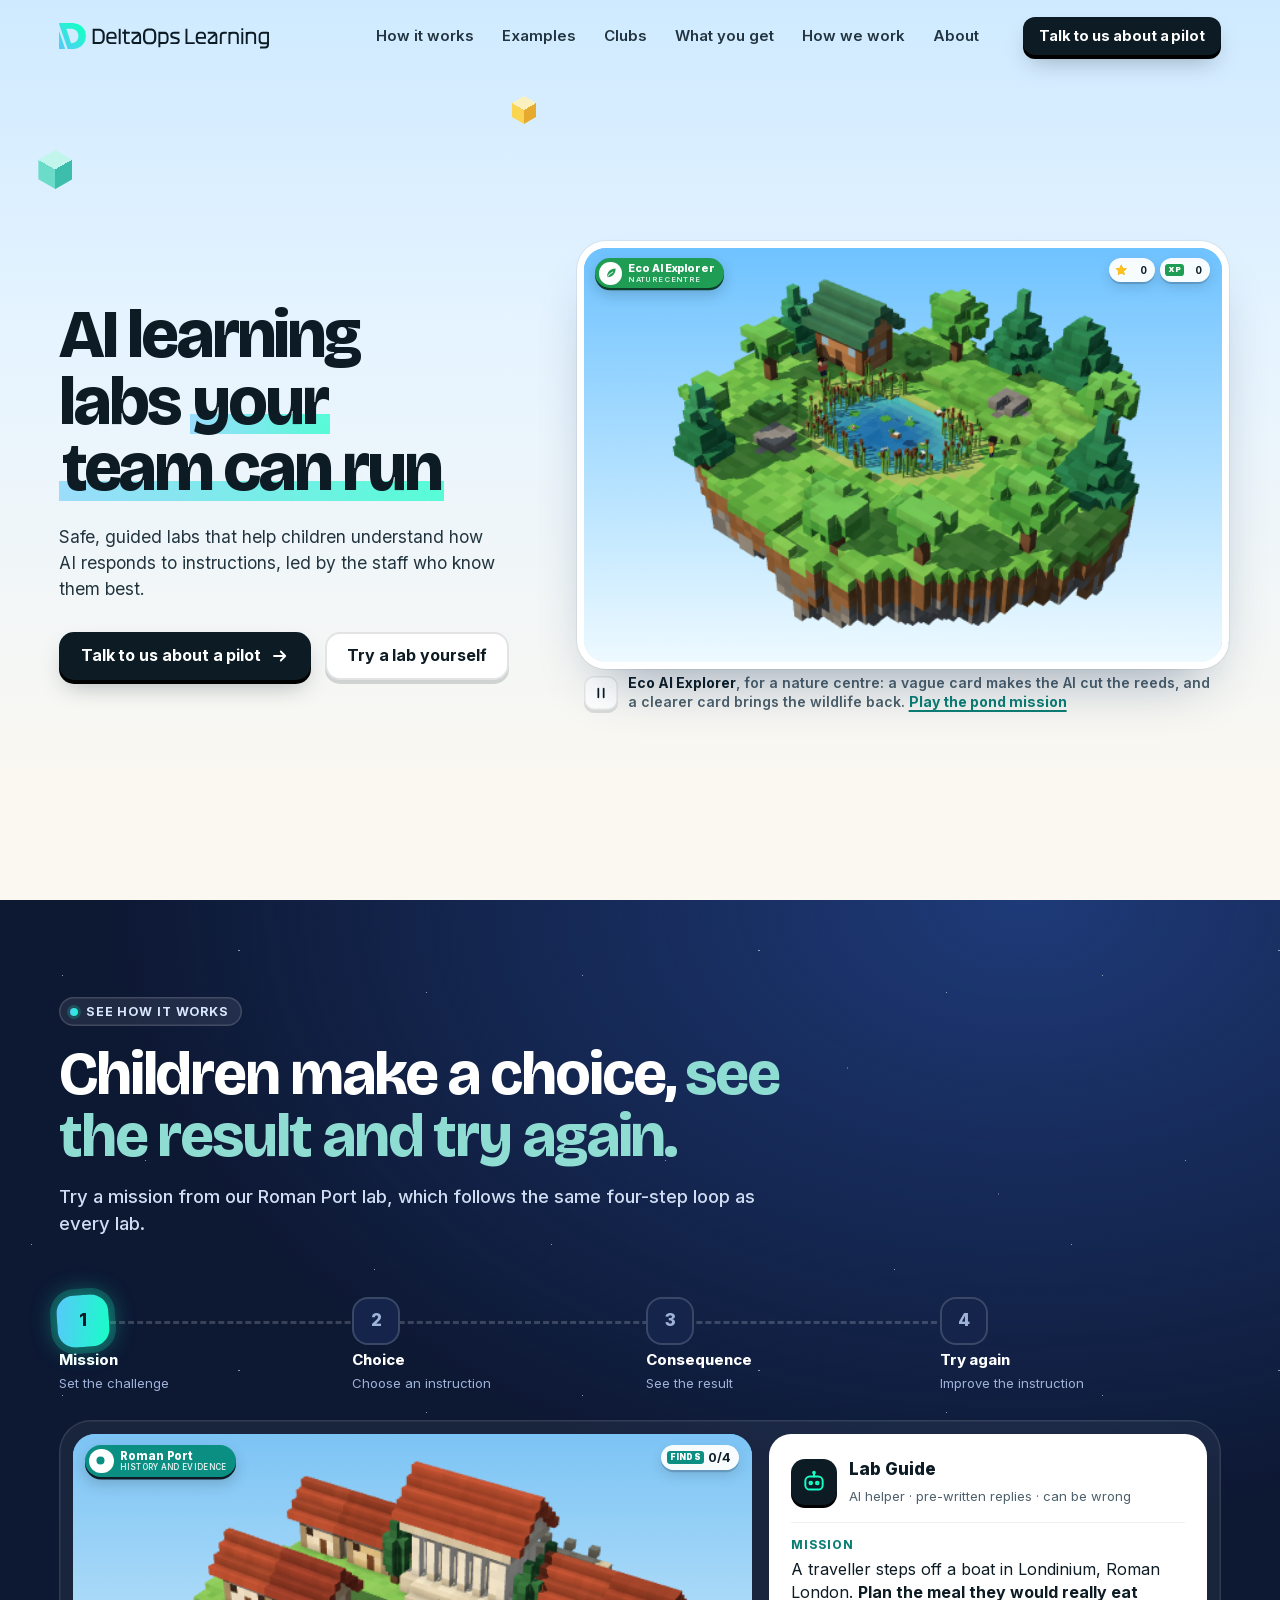
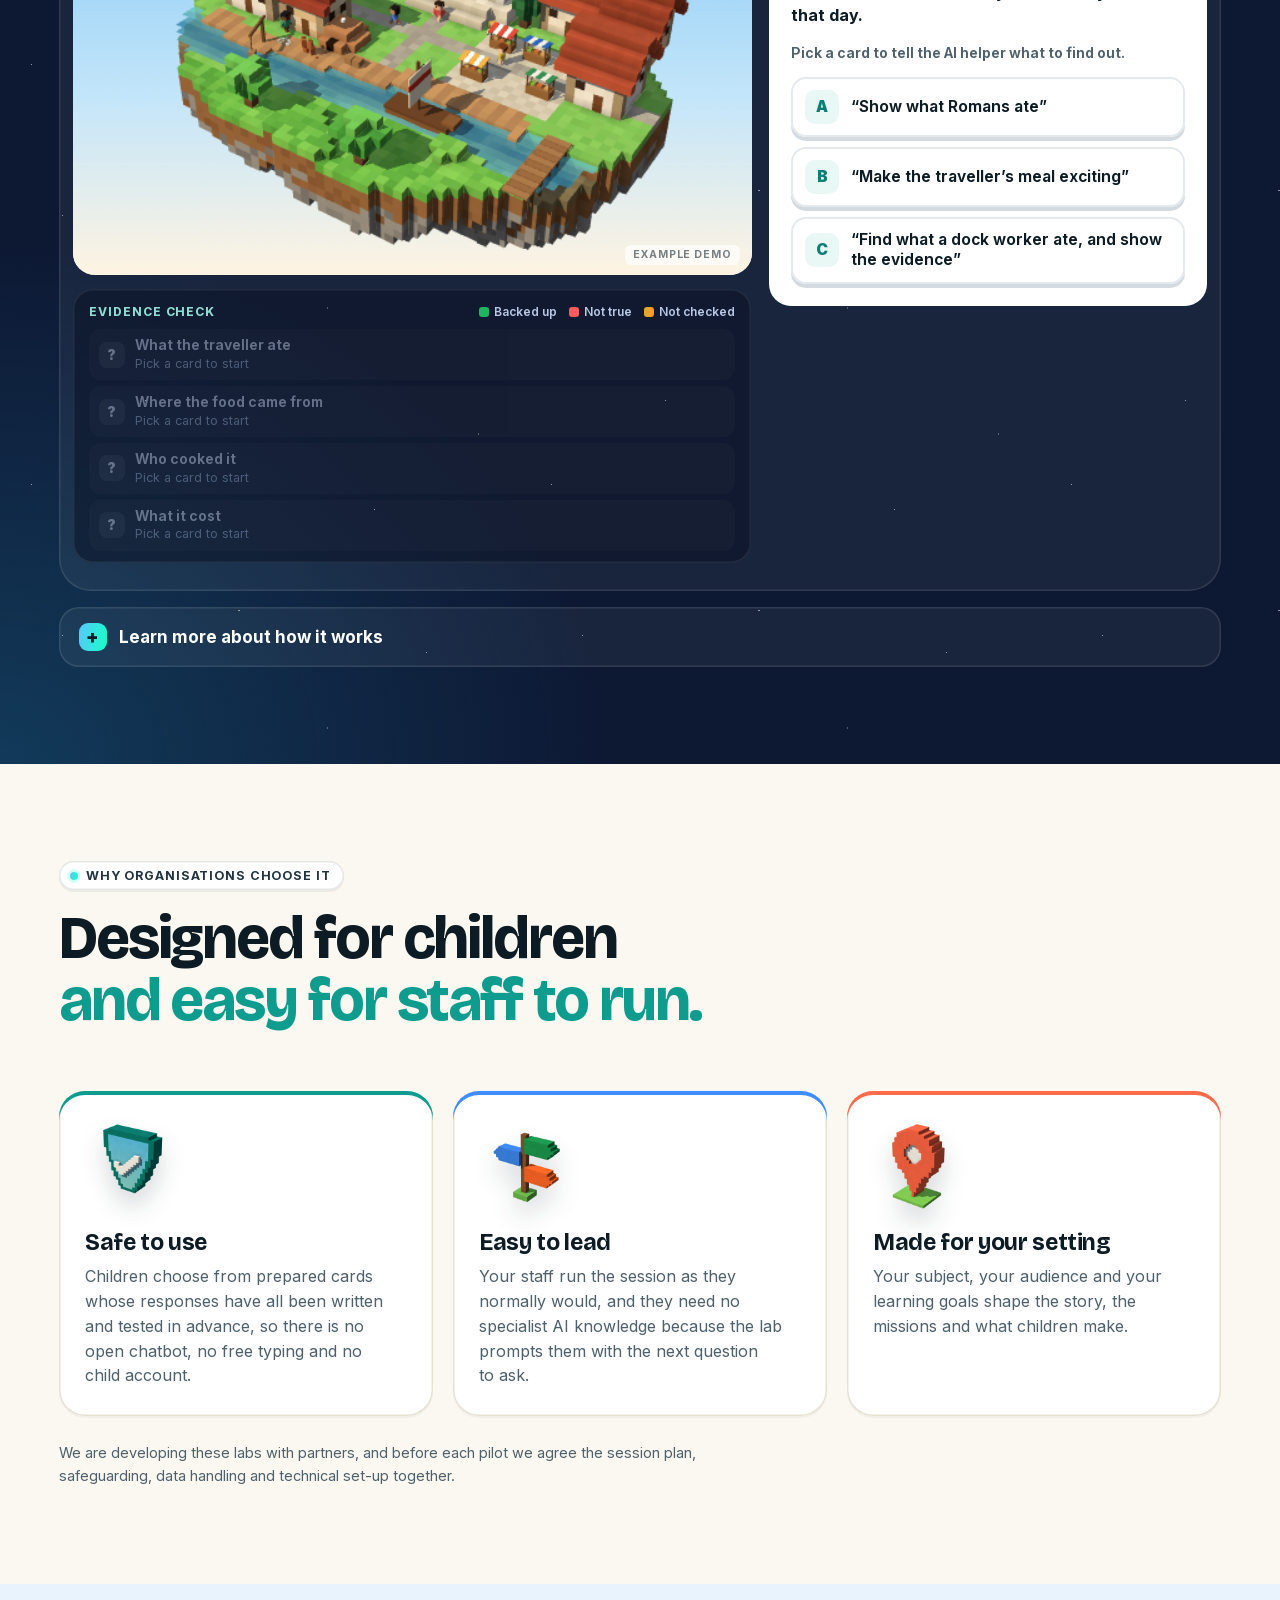
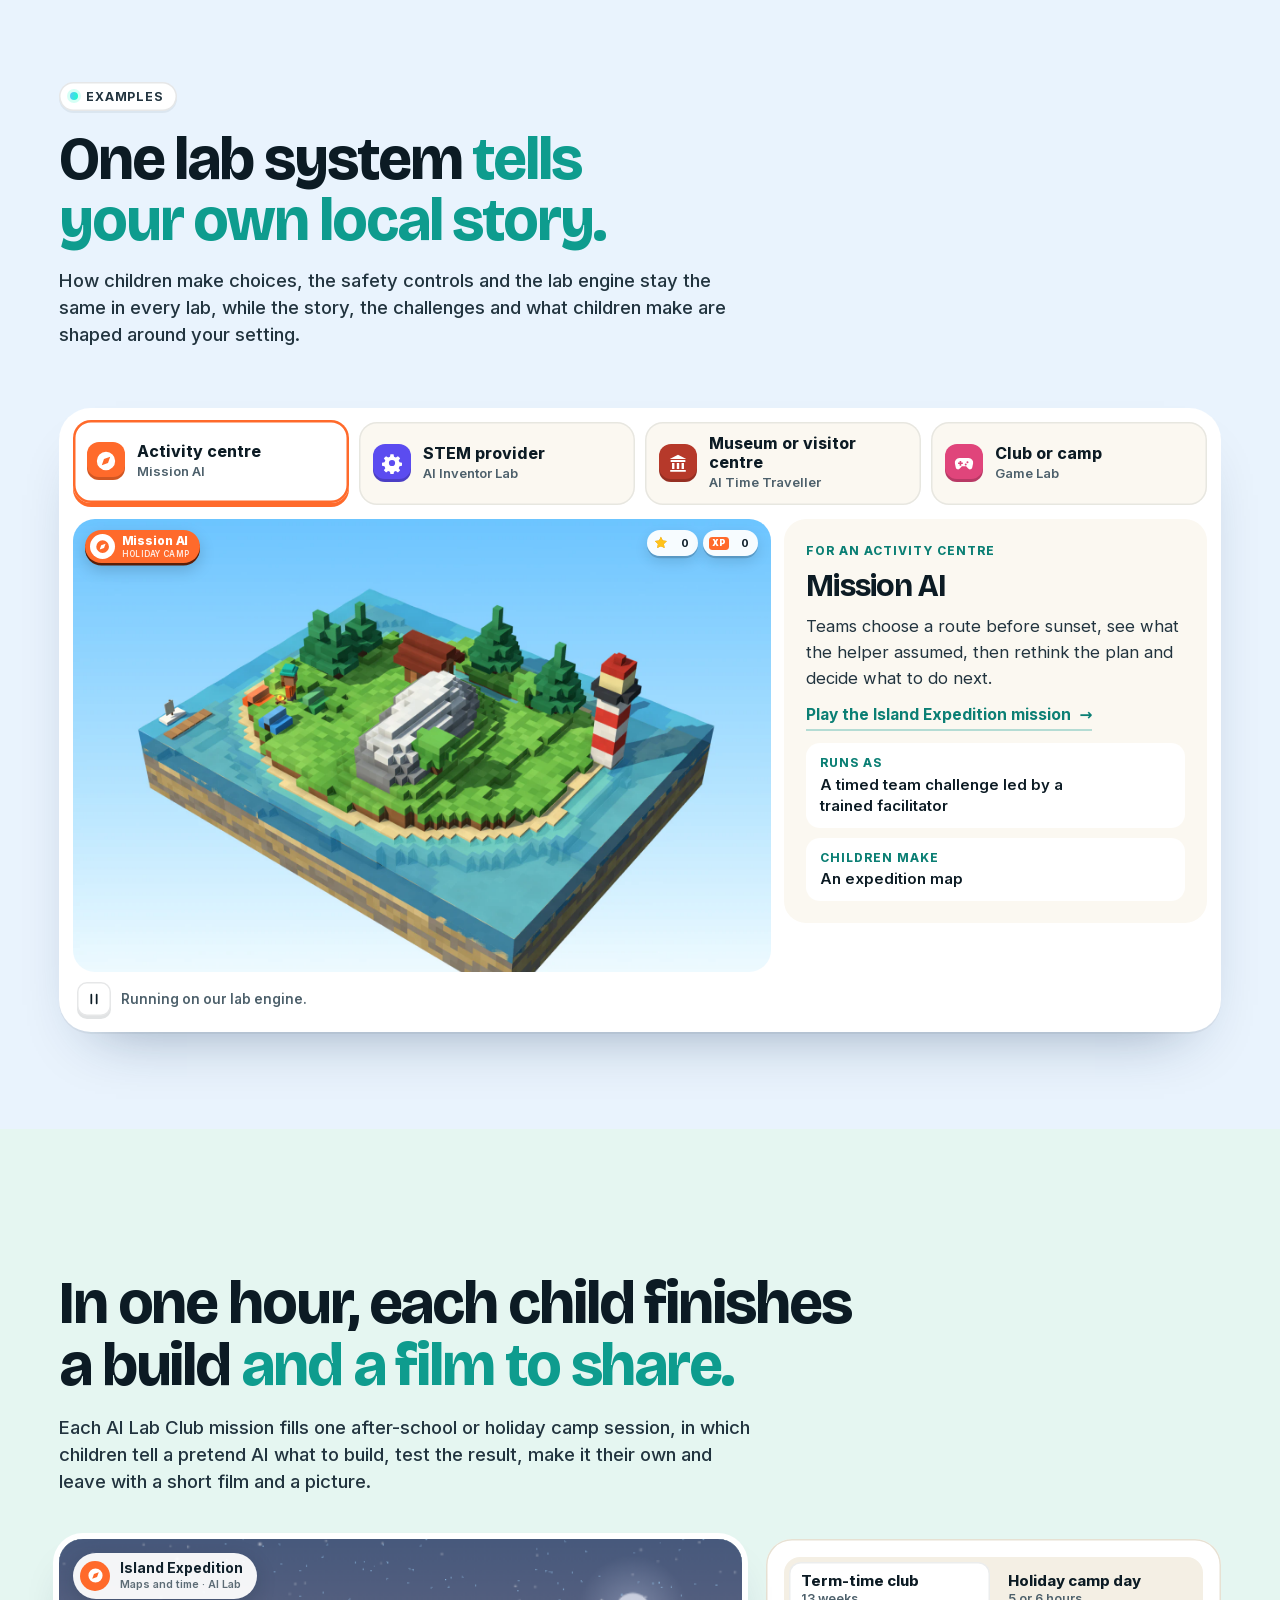
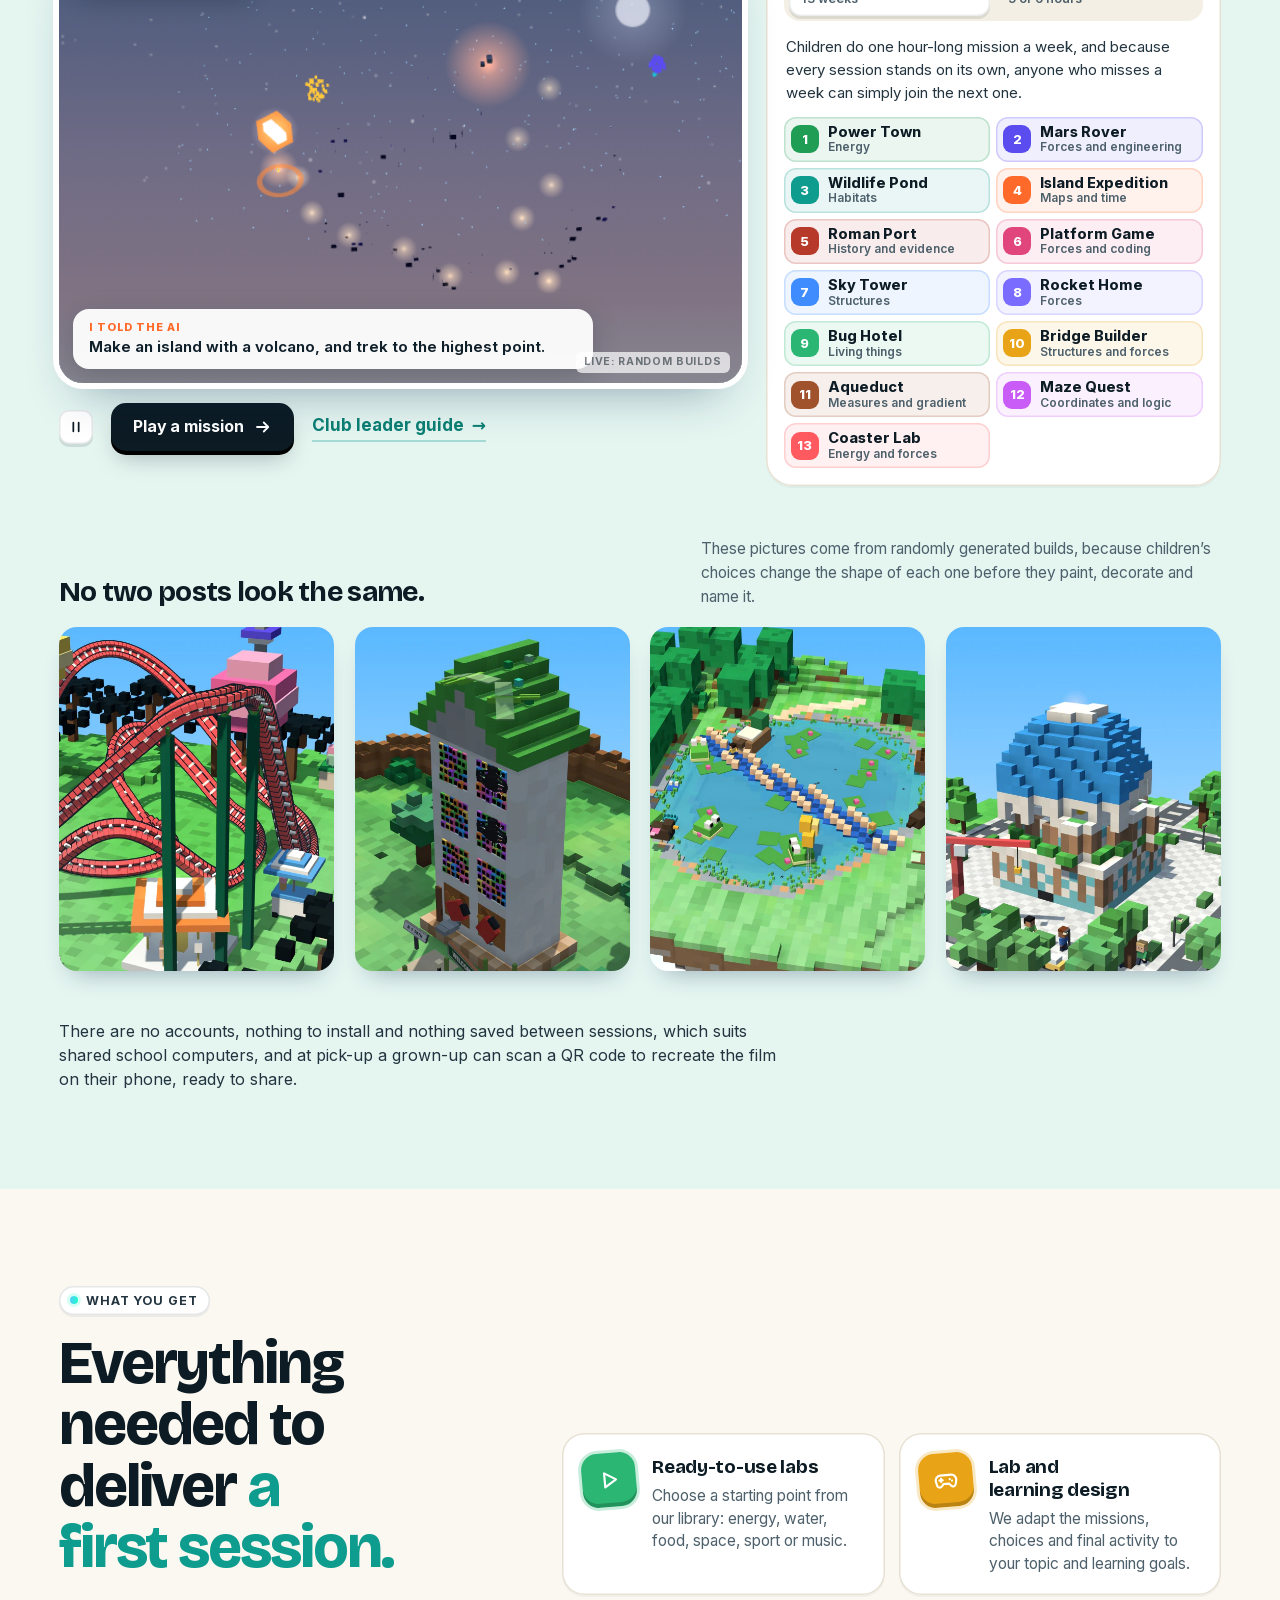
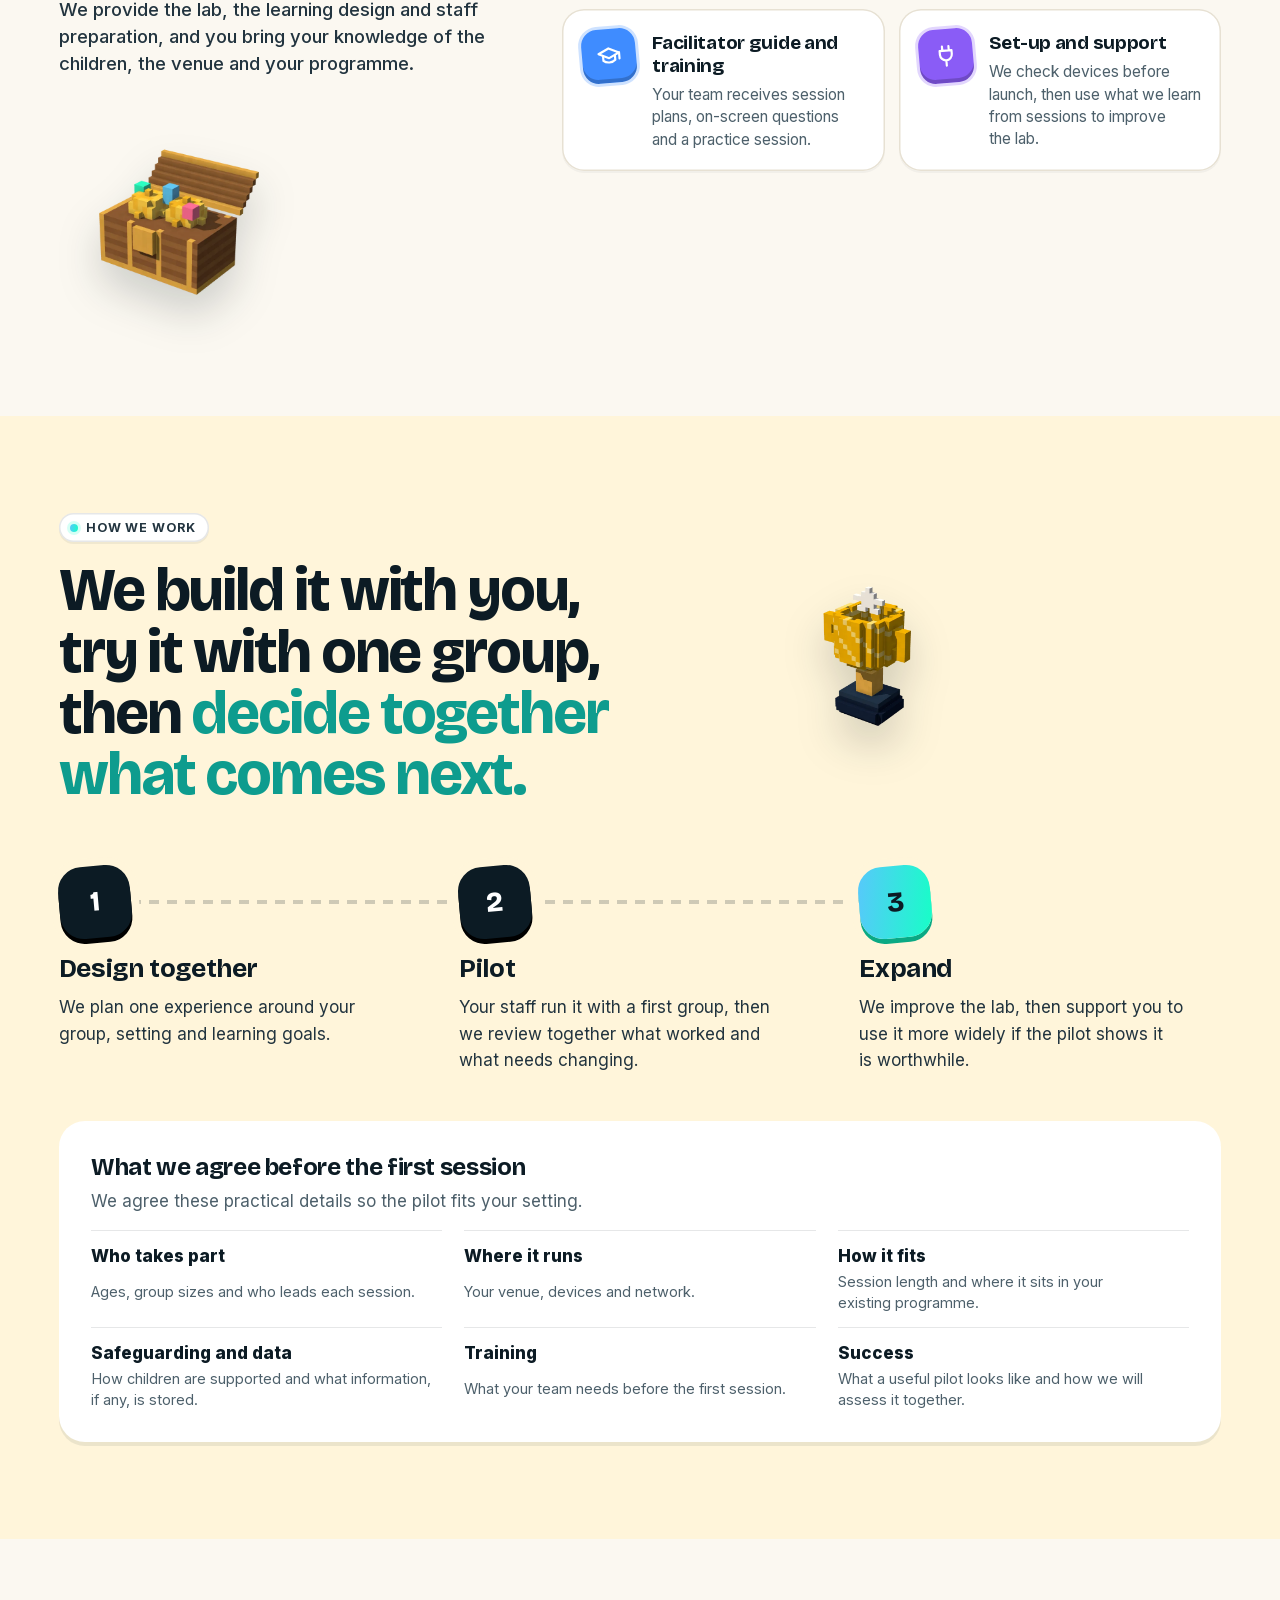
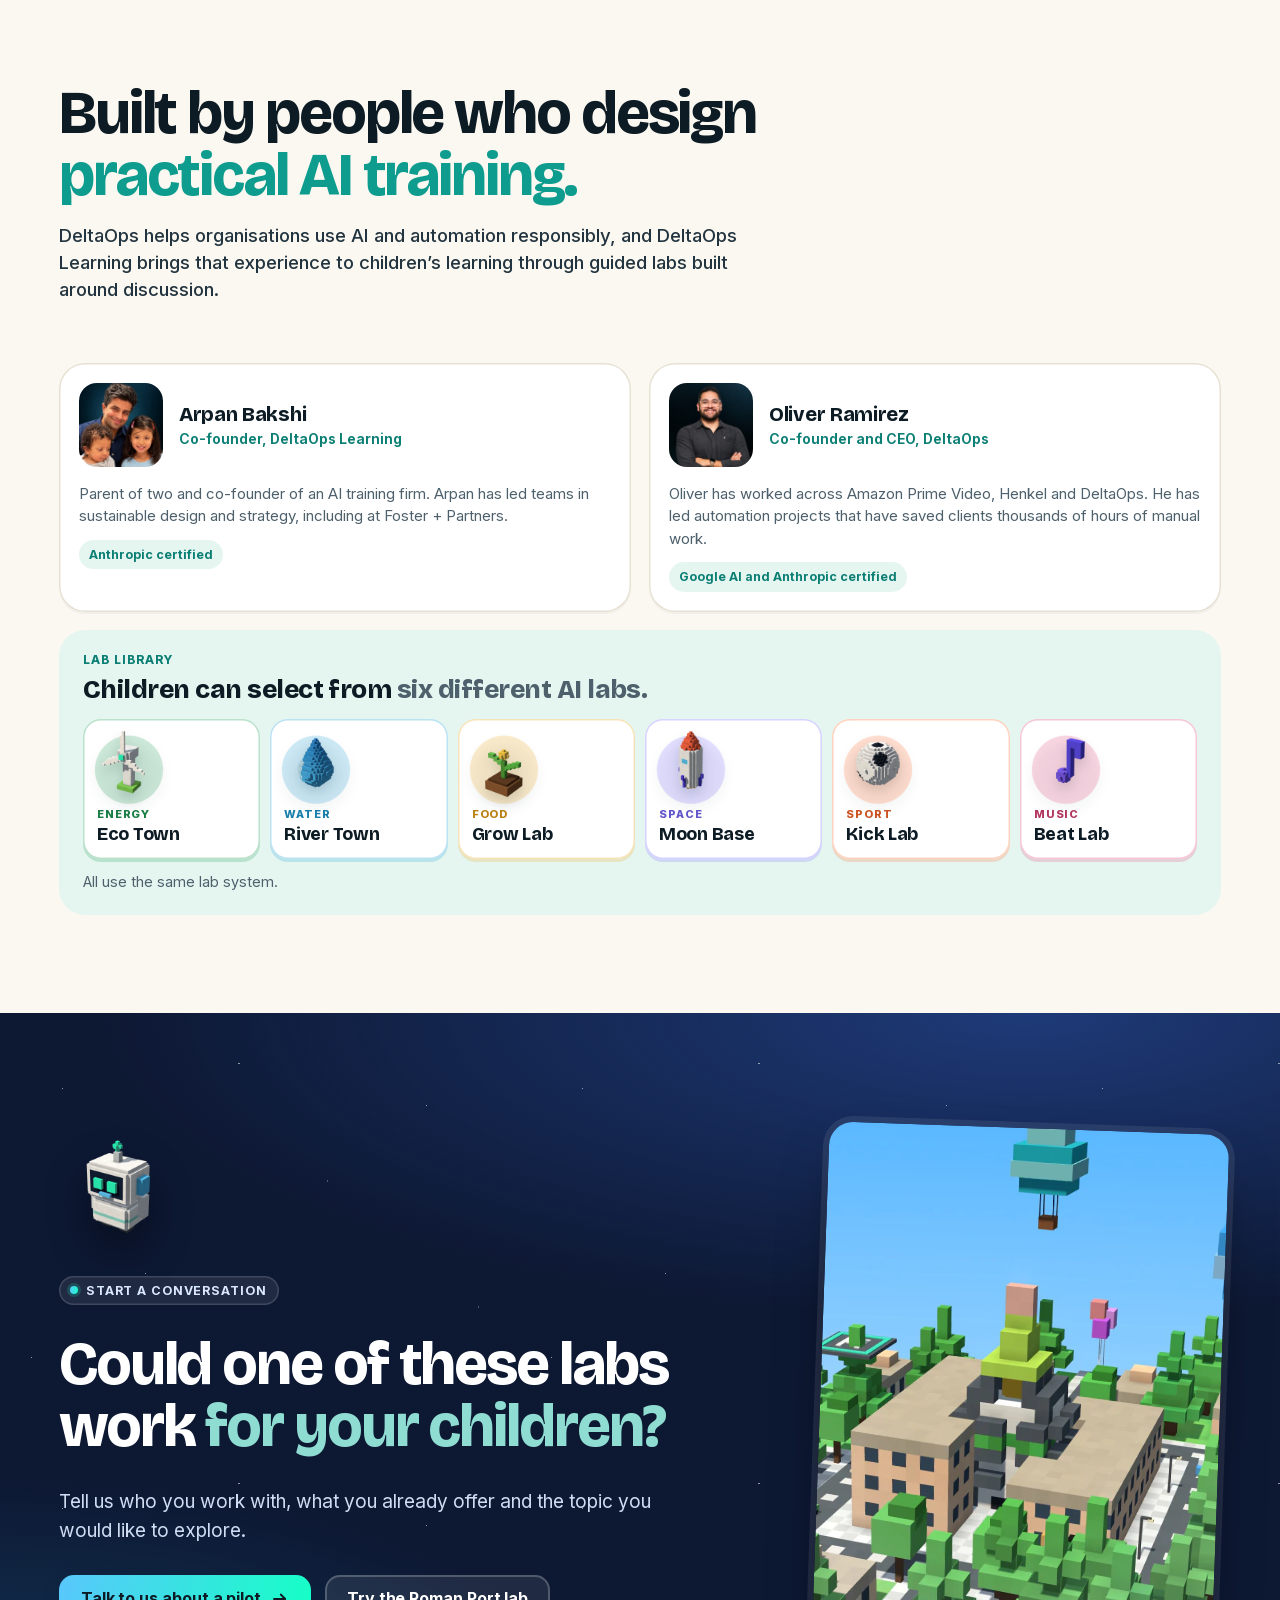
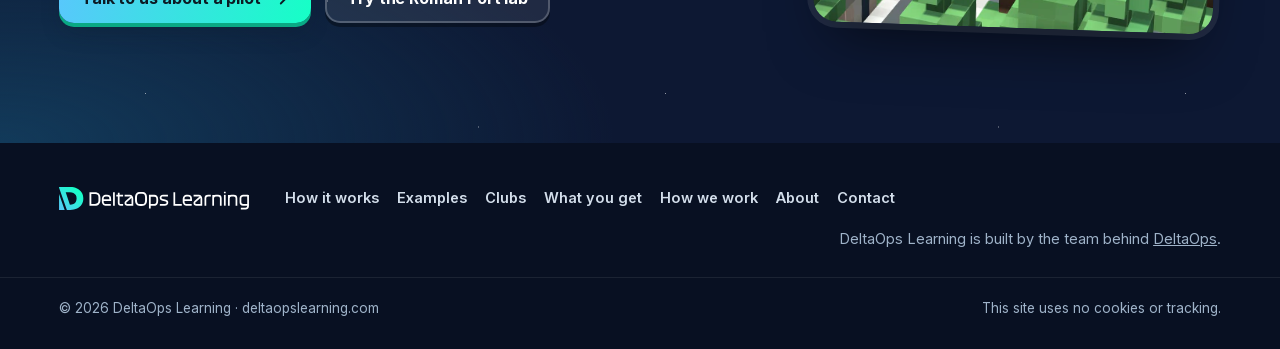
<file: index.html>
<!doctype html>
<html lang="en-GB">
<head>
<meta charset="utf-8">
<meta name="viewport" content="width=device-width, initial-scale=1">
<title>DeltaOps Learning | AI learning labs your team can run</title>
<meta name="description" content="Safe, guided labs that help children understand how AI responds to instructions, led by the staff who know them best.">
<link rel="canonical" href="https://deltaopslearning.com/">
<meta property="og:type" content="website">
<meta property="og:site_name" content="DeltaOps Learning">
<meta property="og:url" content="https://deltaopslearning.com/">
<meta property="og:title" content="AI learning labs your team can run · DeltaOps Learning">
<meta property="og:description" content="Safe, guided labs that help children understand how AI responds to instructions, led by the staff who know them best.">
<meta property="og:image" content="https://deltaopslearning.com/img/og.jpg">
<meta property="og:image:width" content="1200">
<meta property="og:image:height" content="630">
<meta property="og:image:alt" content="DeltaOps Learning: AI learning labs your team can run.">
<meta property="og:locale" content="en_GB">
<meta name="twitter:card" content="summary_large_image">
<meta name="theme-color" content="#FBF8F1">
<link rel="icon" href="assets/mark.svg" type="image/svg+xml">
<link rel="apple-touch-icon" href="img/touch-icon.png">
<link rel="preload" href="assets/fonts/bricolage.woff2" as="font" type="font/woff2" crossorigin>
<link rel="preload" href="assets/fonts/inter.woff2" as="font" type="font/woff2" crossorigin>
<link rel="modulepreload" href="js/vendor/three.module.min.js">
<script>document.documentElement.classList.add('js')</script>
<link rel="stylesheet" href="css/site.css">
<link rel="stylesheet" href="css/game.css">
<script type="application/ld+json">
{"@context":"https://schema.org","@type":"Organization","name":"DeltaOps Learning","url":"https://deltaopslearning.com/","logo":"https://deltaopslearning.com/assets/logo-learning.svg","description":"Safe, guided AI learning labs for organisations that work with children."}
</script>
</head>
<body>

<svg width="0" height="0" style="position:absolute" aria-hidden="true">
  <defs>
    <symbol id="i-bolt" viewBox="0 0 24 24"><path d="M13 3 5.5 13.5H12L11 21l7.5-10.5H12z"/></symbol>
    <symbol id="i-check" viewBox="0 0 24 24"><circle cx="10.5" cy="10.5" r="6.5"/><path d="m15.5 15.5 5 5"/><path d="m7.8 10.6 1.9 1.9 3.4-3.6"/></symbol>
    <symbol id="i-game" viewBox="0 0 24 24"><path d="M7 7.5h10a4.5 4.5 0 0 1 4.4 5.5l-.8 3.6a2.4 2.4 0 0 1-4.1 1.1L14.4 15.5H9.6l-2.1 2.2a2.4 2.4 0 0 1-4.1-1.1L2.6 13A4.5 4.5 0 0 1 7 7.5z"/><path d="M7.5 10.5v3M6 12h3M15.5 11.5h.01M17.5 13h.01"/></symbol>
    <symbol id="i-cap" viewBox="0 0 24 24"><path d="m12 5 9.5 4.5L12 14 2.5 9.5z"/><path d="M6.5 11.5V16c1.5 1.4 3.4 2 5.5 2s4-.6 5.5-2v-4.5M21.5 9.5V15"/></symbol>
    <symbol id="i-plug" viewBox="0 0 24 24"><path d="M9 3v4M15 3v4M6.5 7h11v3.5a5.5 5.5 0 0 1-11 0zM12 16v5"/></symbol>
    <symbol id="i-arrow" viewBox="0 0 24 24"><path d="M4 12h15M13 6l6 6-6 6"/></symbol>
    <symbol id="i-bot" viewBox="0 0 24 24"><rect x="4" y="7" width="16" height="12" rx="4"/><path d="M12 7V3.8"/><circle cx="12" cy="3.2" r=".8"/><circle cx="9" cy="13" r="1.2"/><circle cx="15" cy="13" r="1.2"/></symbol>
    <symbol id="i-play" viewBox="0 0 24 24"><path d="M8 5.5v13l10.5-6.5z"/></symbol>
    <symbol id="i-pause" viewBox="0 0 24 24"><path d="M8 5.5v13M16 5.5v13"/></symbol>
    <symbol id="g-leaf" viewBox="0 0 24 24"><path d="M5 19.5C5 11 10.5 5 20 4.5c-.2 9.8-6 15-15 15z"/></symbol>
    <symbol id="g-gear" viewBox="0 0 24 24"><path d="M10.3 2.5h3.4l.5 2.7 2 .9 2.3-1.6 2.4 2.4-1.6 2.3.9 2 2.7.5v3.4l-2.7.5-.9 2 1.6 2.3-2.4 2.4-2.3-1.6-2 .9-.5 2.7h-3.4l-.5-2.7-2-.9-2.3 1.6-2.4-2.4 1.6-2.3-.9-2-2.7-.5v-3.4l2.7-.5.9-2-1.6-2.3 2.4-2.4 2.3 1.6 2-.9zM12 8.6a3.4 3.4 0 1 0 0 6.8 3.4 3.4 0 0 0 0-6.8z" fill-rule="evenodd"/></symbol>
    <symbol id="g-compass" viewBox="0 0 24 24"><path d="M12 2a10 10 0 1 0 0 20 10 10 0 0 0 0-20zm4.6 5.4-2.4 6.8-6.8 2.4 2.4-6.8z" fill-rule="evenodd"/></symbol>
    <symbol id="g-pad" viewBox="0 0 24 24"><path d="M7 6.5h10a5 5 0 0 1 4.9 6l-.9 4.4a2.6 2.6 0 0 1-4.5 1.2l-2.2-2.6H9.7l-2.2 2.6A2.6 2.6 0 0 1 3 16.9l-.9-4.4a5 5 0 0 1 4.9-6zm.2 3.2v1.7H5.5v1.8h1.7v1.7H9v-1.7h1.7v-1.8H9V9.7zm8.6.4a1.1 1.1 0 1 0 0 2.2 1.1 1.1 0 0 0 0-2.2zm-1.9 2.4a1.1 1.1 0 1 0 0 2.2 1.1 1.1 0 0 0 0-2.2z" fill-rule="evenodd"/></symbol>
    <symbol id="g-column" viewBox="0 0 24 24"><path d="M3 7.5 12 3l9 4.5zM4 8.8h16v2H4zM5.5 12h2.6v6.5H5.5zM10.7 12h2.6v6.5h-2.6zM15.9 12h2.6v6.5h-2.6zM3.5 19.5h17v2h-17z"/></symbol>
  </defs>
</svg>

<a class="skip" href="#main">Skip to content</a>

<header class="nav">
  <div class="wrap nav-in">
    <a class="brand" href="#top" aria-label="DeltaOps Learning, back to top"><img src="assets/logo-learning.svg" alt="DeltaOps Learning" width="210" height="26"></a>
    <nav class="links" id="menu" aria-label="Sections">
      <a href="#demo">How it works</a>
      <a href="#worlds">Examples</a>
      <a href="#clubs">Clubs</a>
      <a href="#package">What you get</a>
      <a href="#how-we-work">How we work</a>
      <a href="#about">About</a>
      <a class="btn sm menu-cta" href="/contact/">Talk to us about a pilot</a>
    </nav>
    <a class="btn sm nav-cta" href="/contact/">Talk to us about a pilot</a>
    <button class="menu-btn" type="button" aria-expanded="false" aria-controls="menu"><span class="sr">Menu</span><i aria-hidden="true"></i></button>
  </div>
  <div class="progress" aria-hidden="true"></div>
</header>

<main id="main">

<!-- 1 · Hero: one message, one action, one game -->
<section class="hero" id="top">
  <div class="hero-sky" aria-hidden="true"><i class="cube k1"></i><i class="cube k2"></i><i class="cube k3"></i></div>
  <div class="wrap hero-grid">
    <div class="hero-copy">
      <h1 class="rise" style="--i:0">AI learning labs <span class="hl">your team can run</span></h1>
      <p class="hero-sub rise" style="--i:1">Safe, guided labs that help children understand how AI responds to instructions, led by the staff who know them best.</p>
      <div class="cta-row rise" style="--i:2">
        <a class="btn" href="/contact/">Talk to us about a pilot <svg class="arr" aria-hidden="true"><use href="#i-arrow"/></svg></a>
        <a class="btn ghost" href="#demo">Try a lab yourself</a>
      </div>
    </div>

    <div class="hero-play rise" style="--i:2">
      <div class="gw hero-gw" data-brand="eco" data-player="eco" style="--poster:url(/img/game/world-pond.webp)">
        <canvas aria-hidden="true"></canvas>
        <div class="gw-load" aria-hidden="true"><span></span></div>
      </div>
      <p class="gw-cap"><button class="gw-pause" type="button" aria-pressed="false" data-pause><svg aria-hidden="true"><use href="#i-pause"/></svg><span class="sr">Pause the lab preview</span></button><span><b>Eco AI Explorer</b>, for a nature centre: a vague card makes the AI cut the reeds, and a clearer card brings the wildlife back. <a class="cap-link" href="/play/?m=pond" target="_blank" rel="noopener">Play the pond mission</a></span></p>
      <div class="note n2" aria-hidden="true"><b>A clear mission</b></div>
      <div class="note n3" aria-hidden="true"><b>AI that can guess wrong</b></div>
      <p class="sr" data-player-desc>Eco AI Explorer, for a nature centre: when children plan a pond with a vague instruction, the AI lays a path through the reeds, while a clearer instruction keeps space for both wildlife and visitors.</p>
    </div>
  </div>
</section>

<!-- 2 · Product demo: the clearest way to explain what we do -->
<section class="band night platform" id="demo">
  <div class="stars" aria-hidden="true"></div>
  <div class="wrap">
    <div class="head split">
      <div>
        <p class="eyebrow reveal">See how it works</p>
        <h2 class="reveal">Children make a choice, <span class="soft">see the result and try again.</span></h2>
      </div>
      <p class="lede reveal">Try a mission from our Roman Port lab<span class="m-hide">, which follows the same four-step loop as every lab</span>.</p>
    </div>

    <ol class="flow reveal" aria-label="The learning loop" data-flow>
      <li data-step="mission"><b>Mission</b><span>Set the challenge</span></li>
      <li data-step="decision"><b>Choice</b><span>Choose an instruction</span></li>
      <li data-step="consequence"><b>Consequence</b><span>See the result</span></li>
      <li data-step="iterate"><b>Try again</b><span>Improve the instruction</span></li>
    </ol>

    <div class="demo reveal" data-demo>
      <div class="gw demo-gw" role="img" aria-label="Roman Port: Londinium, Roman London, with a temple, a market, a bakery and a ship on the river" data-brand="delta" data-demo-game style="--poster:url(/img/game/world-rome.webp)">
        <canvas aria-hidden="true"></canvas>
        <div class="gw-load" aria-hidden="true"><span></span></div>
        <div class="hud dm-hud" aria-hidden="true">
          <div class="hd-top">
            <div class="hd-brand"><span class="hd-logo"><svg viewBox="0 0 24 24"><use href="#i-check"/></svg></span><span><b>Roman Port</b><small>History and evidence</small></span></div>
            <div class="hd-stats"><span class="hd-stat dm-clock"><i data-clock-label>Finds</i><b data-clock>0/4</b></span></div>
          </div>
          <span class="dm-status" data-status hidden></span>
        </div>
        <span class="gw-fic">Example demo</span>
      </div>

      <div class="demo-side">
        <div class="guide-head"><span class="guide-ico" aria-hidden="true"><svg><use href="#i-bot"/></svg></span><p><b>Lab Guide</b><span>AI helper &middot; pre-written replies &middot; can be wrong</span></p></div>
        <p class="mission"><span class="cap">Mission</span>A traveller steps off a boat in Londinium, Roman London. <b>Plan the meal they would really eat that day.</b></p>
        <p class="pick" data-pick>Pick a card to tell the AI helper what to find out.</p>
        <div class="cards" role="group" aria-label="Prompt cards">
          <button type="button" class="card" data-card="0" aria-pressed="false"><span class="card-n">A</span><span>&ldquo;Show what Romans ate&rdquo;</span></button>
          <button type="button" class="card" data-card="1" aria-pressed="false"><span class="card-n">B</span><span>&ldquo;Make the traveller&rsquo;s meal exciting&rdquo;</span></button>
          <button type="button" class="card" data-card="2" aria-pressed="false"><span class="card-n">C</span><span>&ldquo;Find what a dock worker ate, and show the evidence&rdquo;</span></button>
        </div>
        <noscript><p class="pick">This demo needs JavaScript.</p></noscript>

        <div class="result" data-result aria-live="polite" hidden>
          <div class="assumed"><span class="tag" data-tag>AI guessed</span><p data-assumed></p></div>
          <p class="effect" data-effect></p>
          <div class="meters">
            <p><span>Accuracy</span><i><b data-bar="acc"></b></i><em data-m="acc">0</em></p>
            <p><span>Evidence</span><i><b data-bar="ev"></b></i><em data-m="ev">0</em></p>
          </div>
          <p class="tradeoff" data-tradeoff></p>
          <div class="facil"><span class="cap">The session leader asks</span><p data-facil></p></div>
          <div class="result-actions">
            <button type="button" class="btn sm" data-again>Try another card</button>
            <button type="button" class="btn sm ghost" data-keep>Keep this plan</button>
          </div>
        </div>

        <div class="outcome" data-outcome hidden>
          <span class="cap">Outcome &middot; your traveller&rsquo;s diary page</span>
          <p class="outcome-title" data-outcome-title></p>
          <dl data-outcome-list></dl>
          <p class="outcome-note">Another child could keep a different plan and explain why.</p>
          <div class="result-actions"><button type="button" class="btn sm ghost" data-restart>Start again</button><a class="btn sm" href="/play/?m=port" target="_blank" rel="noopener">Play the full mission <svg class="arr" aria-hidden="true"><use href="#i-arrow"/></svg></a></div>
        </div>
      </div>

      <div class="chart claims-box">
        <div class="chart-head"><span class="cap">Evidence check</span><span class="legend"><span><i class="k-good"></i>Backed up</span><span><i class="k-bad"></i>Not true</span><span><i class="k-unknown"></i>Not checked</span></span></div>
        <div class="chart-plot">
          <ol class="claims" data-claims aria-live="polite"></ol>
          <p class="chart-empty" data-chart-empty><span>Pick a card to check the AI&rsquo;s claims</span></p>
        </div>
      </div>
      <div class="path" data-path hidden><span class="cap">Your path</span><ol data-path-list></ol></div>
    </div>

    <details class="learn reveal">
      <summary>Learn more about how it works</summary>
      <div class="learn-in">
        <div>
          <span class="cap">What children practise</span>
          <ul class="chips"><li>Set a goal</li><li>Give clear instructions</li><li>Notice assumptions</li><li>Question a response</li><li>Test options</li><li>Explain a choice</li></ul>
          <p>These habits stay useful whichever AI tools children meet later.</p>
        </div>
        <div>
          <span class="cap">In the full lab</span>
          <p>Each lab has six stages with three cards at each, giving 729 possible routes rather than one &ldquo;correct&rdquo; answer, and at least one card at every stage is deliberately unclear so children can see how a vague instruction changes the result.</p>
        </div>
        <div>
          <span class="cap">About this demo</span>
          <p>This demonstration runs on our lab engine, where the helper uses prepared responses rather than a live AI model and the lab tells the facilitator when it is a good moment to pause and ask a question.</p>
        </div>
      </div>
    </details>
  </div>
</section>

<!-- 3 · Why organisations use it -->
<section class="band" id="why">
  <div class="wrap">
    <div class="head centre">
      <p class="eyebrow reveal">Why organisations choose it</p>
      <h2 class="reveal">Designed for children <span class="soft">and easy for staff to run.</span></h2>
    </div>
    <ul class="why" data-stagger>
      <li class="reveal" style="--c:#0e9c8e"><img src="img/obj/shield.webp" alt="" width="320" height="320" loading="lazy"><div><h3>Safe to use</h3><p>Children choose from prepared cards whose responses have all been written and tested in advance, so there is no open chatbot, no free typing and no child account.</p></div></li>
      <li class="reveal" style="--c:#3f8cff"><img src="img/obj/sign.webp" alt="" width="320" height="320" loading="lazy"><div><h3>Easy to lead</h3><p>Your staff run the session as they normally would, and they need no specialist AI knowledge because the lab prompts them with the next question to ask.</p></div></li>
      <li class="reveal" style="--c:#ff6a4a"><img src="img/obj/pin.webp" alt="" width="320" height="320" loading="lazy"><div><h3>Made for your setting</h3><p>Your subject, your audience and your learning goals shape the story, the missions and what children make.</p></div></li>
    </ul>
    <p class="today reveal">We are developing these labs with partners, and before each pilot we agree the session plan, safeguarding, data handling and technical set-up together.</p>
  </div>
</section>

<!-- 4 · One platform, different worlds (with use cases) -->
<section class="band sky" id="worlds">
  <div class="wrap">
    <div class="head split">
      <div>
        <p class="eyebrow reveal">Examples</p>
        <h2 class="reveal">One lab system <span class="soft">tells your own local story.</span></h2>
      </div>
      <p class="lede reveal">How children make choices, the safety controls and the lab engine stay the same in every lab, while the story, the challenges and what children make are shaped around your setting.</p>
    </div>

    <div class="ws reveal" data-worlds>
      <div class="ws-tabs" role="tablist" aria-label="Example partners">
        <button type="button" role="tab" id="ws-t-camp" aria-selected="true" aria-controls="ws-panel" data-key="camp" style="--c:#ff6a2b"><span class="bt-ico"><svg aria-hidden="true"><use href="#g-compass"/></svg></span><span><b>Activity centre</b><small>Mission AI</small></span></button>
        <button type="button" role="tab" id="ws-t-stem" aria-selected="false" aria-controls="ws-panel" data-key="stem" tabindex="-1" style="--c:#5b4cf0"><span class="bt-ico"><svg aria-hidden="true"><use href="#g-gear"/></svg></span><span><b>STEM provider</b><small>AI Inventor Lab</small></span></button>
        <button type="button" role="tab" id="ws-t-museum" aria-selected="false" aria-controls="ws-panel" data-key="museum" data-frame="/play/?trailer=port" data-title="Roman Port: an AI helper's version of the past, checked against evidence" data-cap="The Roman Port mission, showing builds chosen at random." tabindex="-1" style="--c:#b6392a"><span class="bt-ico"><svg aria-hidden="true"><use href="#g-column"/></svg></span><span><b>Museum<span class="ws-long"> or visitor centre</span></b><small>AI Time Traveller</small></span></button>
        <button type="button" role="tab" id="ws-t-club" aria-selected="false" aria-controls="ws-panel" data-key="club" data-frame="/play/?trailer=platform" data-title="Game Lab: an AI playtester replays a platform game" data-cap="The Platform Game mission, showing builds chosen at random." tabindex="-1" style="--c:#e0457b"><span class="bt-ico"><svg aria-hidden="true"><use href="#g-pad"/></svg></span><span><b>Club<span class="ws-long"> or camp</span></b><small>Game Lab</small></span></button>
      </div>
      <div class="ws-panel" id="ws-panel" role="tabpanel" aria-labelledby="ws-t-stem">
        <div class="ws-stage">
          <div class="gw ws-gw" data-brand="camp" data-player="camp stem" style="--poster:url(/img/game/world-island.webp)">
            <canvas aria-hidden="true"></canvas>
            <div class="gw-load" aria-hidden="true"><span></span></div>
          </div>
          <div class="ws-frame" hidden><iframe title="Game Lab: an AI playtester replays a platform game" tabindex="-1"></iframe></div>
          <p class="gw-cap"><button class="gw-pause" type="button" aria-pressed="false" data-pause><svg aria-hidden="true"><use href="#i-pause"/></svg><span class="sr">Pause the lab preview</span></button><span>Running on our lab engine.</span></p>
        </div>
        <div class="ws-copy" data-copy="stem">
          <span class="cap">For a STEM provider</span>
          <h3>AI Inventor Lab</h3>
          <p>Children program a rover, improve their instructions, test it on sand and compare what its camera reports with what they can see.</p>
          <a class="more" href="/play/?m=rover" target="_blank" rel="noopener">Play the Mars Rover mission</a>
          <dl class="ws-facts"><div><dt>Runs as</dt><dd>A licensed module for clubs and classrooms</dd></div><div><dt>Children make</dt><dd>A rover specification</dd></div></dl>
        </div>
        <div class="ws-copy on" data-copy="camp">
          <span class="cap">For an activity centre</span>
          <h3>Mission AI</h3>
          <p>Teams choose a route before sunset, see what the helper assumed, then rethink the plan and decide what to do next.</p>
          <a class="more" href="/play/?m=expedition" target="_blank" rel="noopener">Play the Island Expedition mission</a>
          <dl class="ws-facts"><div><dt>Runs as</dt><dd>A timed team challenge led by a trained facilitator</dd></div><div><dt>Children make</dt><dd>An expedition map</dd></div></dl>
        </div>
        <div class="ws-copy" data-copy="museum">
          <span class="cap">For a museum or visitor centre</span>
          <h3>AI Time Traveller</h3>
          <p>Children compare the helper&rsquo;s version of the past with objects and evidence from your own collection.</p>
          <a class="more" href="/play/?m=port" target="_blank" rel="noopener">Play the Roman Port mission</a>
          <dl class="ws-facts"><div><dt>Runs as</dt><dd>A collection-based mission for school visits and family days</dd></div><div><dt>Children make</dt><dd>A traveller&rsquo;s diary</dd></div></dl>
        </div>
        <div class="ws-copy" data-copy="club">
          <span class="cap">For a club or holiday camp</span>
          <h3>Game Lab</h3>
          <p>Children tell an AI how to build a platform game, then an AI tester plays it 20 times to show how many runs reach the flag.</p>
          <a class="more" href="/play/?m=platform" target="_blank" rel="noopener">Play the Platform Game mission</a>
          <dl class="ws-facts"><div><dt>Runs as</dt><dd>One of 13 one-hour club missions, or an hour in a holiday camp day</dd></div><div><dt>Children make</dt><dd>A game cover and a replay film</dd></div></dl>
        </div>
      </div>
    </div>
  </div>
</section>

<!-- 4b · Clubs: one-hour missions that end in a film -->
<section class="band mint clubs" id="clubs">
  <div class="wrap">
    <div class="head centre cl-head">
      <p class="eyebrow reveal">AI Lab Club</p>
      <h2 class="reveal">In one hour, each child finishes a build <span class="soft">and a film to share.</span></h2>
      <p class="lede reveal">Each AI Lab Club mission fills one after-school or holiday camp session, in which children tell a pretend AI what to build, test the result, make it their own and leave with a short film and a picture.</p>
    </div>

    <div class="cl-grid">
      <div class="cl-live reveal">
        <div class="cl-win" data-club-live>
          <iframe title="AI Lab Club missions playing on a loop" data-src="/play/?trailer=pond,coaster,rover,tower,port,bughotel,bridge,rocket,maze,expedition,aqueduct,platform" loading="lazy" tabindex="-1"></iframe>
          <span class="gw-fic">Live: random builds</span>
        </div>
        <div class="cl-actions">
          <button class="gw-pause" type="button" aria-pressed="false" data-club-pause><svg aria-hidden="true"><use href="#i-pause"/></svg><span class="sr">Pause the live missions</span></button>
          <a class="btn" href="/play/" target="_blank" rel="noopener">Play a mission <svg class="arr" aria-hidden="true"><use href="#i-arrow"/></svg></a>
          <a class="more" href="/play/?f" target="_blank" rel="noopener">Club leader guide</a>
        </div>
      </div>

      <details class="cl-plan reveal" data-club-plan open data-fold>
        <summary>13 missions and a holiday camp day</summary>
        <div class="cl-toggle" role="tablist" aria-label="Formats">
          <button type="button" role="tab" id="cl-t-term" aria-selected="true" aria-controls="cl-term" data-fmt="term">Term-time club <small>13 weeks</small></button>
          <button type="button" role="tab" id="cl-t-day" aria-selected="false" aria-controls="cl-day" data-fmt="day" tabindex="-1">Holiday camp day <small>5 or 6 hours</small></button>
        </div>
        <div class="cl-pane" id="cl-term" role="tabpanel" aria-labelledby="cl-t-term">
          <p class="cl-note">Children do one hour-long mission a week, and because every session stands on its own, anyone who misses a week can simply join the next one.</p>
          <ol class="cl-tiles">
            <li style="--c:#1f9d55"><a href="/play/?m=powertown" target="_blank" rel="noopener"><b>Power Town</b><span>Energy</span></a></li>
            <li style="--c:#5b4cf0"><a href="/play/?m=rover" target="_blank" rel="noopener"><b>Mars Rover</b><span>Forces and engineering</span></a></li>
            <li style="--c:#0e9c8e"><a href="/play/?m=pond" target="_blank" rel="noopener"><b>Wildlife Pond</b><span>Habitats</span></a></li>
            <li style="--c:#ff6a2b"><a href="/play/?m=expedition" target="_blank" rel="noopener"><b>Island Expedition</b><span>Maps and time</span></a></li>
            <li style="--c:#b6392a"><a href="/play/?m=port" target="_blank" rel="noopener"><b>Roman Port</b><span>History and evidence</span></a></li>
            <li style="--c:#e0457b"><a href="/play/?m=platform" target="_blank" rel="noopener"><b>Platform Game</b><span>Forces and coding</span></a></li>
            <li style="--c:#3f8cff"><a href="/play/?m=tower" target="_blank" rel="noopener"><b>Sky Tower</b><span>Structures</span></a></li>
            <li style="--c:#7a6cff"><a href="/play/?m=rocket" target="_blank" rel="noopener"><b>Rocket Home</b><span>Forces</span></a></li>
            <li style="--c:#2bb673"><a href="/play/?m=bughotel" target="_blank" rel="noopener"><b>Bug Hotel</b><span>Living things</span></a></li>
            <li style="--c:#e8a317"><a href="/play/?m=bridge" target="_blank" rel="noopener"><b>Bridge Builder</b><span>Structures and forces</span></a></li>
            <li style="--c:#a0522d"><a href="/play/?m=aqueduct" target="_blank" rel="noopener"><b>Aqueduct</b><span>Measures and gradient</span></a></li>
            <li style="--c:#c95cf6"><a href="/play/?m=maze" target="_blank" rel="noopener"><b>Maze Quest</b><span>Coordinates and logic</span></a></li>
            <li style="--c:#ff5a5f"><a href="/play/?m=coaster" target="_blank" rel="noopener"><b>Coaster Lab</b><span>Energy and forces</span></a></li>
          </ol>
        </div>
        <div class="cl-pane" id="cl-day" role="tabpanel" aria-labelledby="cl-t-day" hidden>
          <p class="cl-note">A holiday day has six one-hour builds, or five for a shorter day, with breaks and lunch planned by your team, and children go home with a film from every build.</p>
          <ol class="cl-day">
            <li style="--c:#1f9d55"><span>Hour 1</span><a href="/play/?m=powertown" target="_blank" rel="noopener"><b>Power Town</b></a><small>Energy</small></li>
            <li style="--c:#5b4cf0"><span>Hour 2</span><a href="/play/?m=rover" target="_blank" rel="noopener"><b>Mars Rover</b></a><small>Forces and engineering</small></li>
            <li style="--c:#0e9c8e"><span>Hour 3</span><a href="/play/?m=pond" target="_blank" rel="noopener"><b>Wildlife Pond</b></a><small>Habitats</small></li>
            <li style="--c:#ff6a2b"><span>Hour 4</span><a href="/play/?m=expedition" target="_blank" rel="noopener"><b>Island Expedition</b></a><small>Maps and time</small></li>
            <li style="--c:#b6392a"><span>Hour 5</span><a href="/play/?m=port" target="_blank" rel="noopener"><b>Roman Port</b></a><small>History and evidence</small></li>
            <li style="--c:#e0457b"><span>Hour 6</span><a href="/play/?m=platform" target="_blank" rel="noopener"><b>Platform Game</b></a><small>Forces and coding</small></li>
          </ol>
        </div>
      </details>
    </div>

    <div class="cl-posts reveal">
      <div class="cl-posts-head">
        <h3>No two posts look the same.</h3>
        <p>These pictures come from randomly generated builds, because children&rsquo;s choices change the shape of each one before they paint, decorate and name it.</p>
      </div>
      <ul class="cl-strip">
        <!-- posts:start (written by ai-lab-club/tools/site-posts.mjs from real exports) -->
        <li><img src="img/clubs/post-1-540.webp" srcset="img/clubs/post-1-540.webp 540w, img/clubs/post-1.webp 1080w" sizes="(max-width: 760px) 46vw, 24vw" alt="Coaster Lab post: The Roaring Serpent of Windmere" width="540" height="675" loading="lazy" decoding="async"></li>
        <li><img src="img/clubs/post-2-540.webp" srcset="img/clubs/post-2-540.webp 540w, img/clubs/post-2.webp 1080w" sizes="(max-width: 760px) 46vw, 24vw" alt="Bug Hotel post: The Cosy Corner of Oakapple" width="540" height="675" loading="lazy" decoding="async"></li>
        <li><img src="img/clubs/post-3-540.webp" srcset="img/clubs/post-3-540.webp 540w, img/clubs/post-3.webp 1080w" sizes="(max-width: 760px) 46vw, 24vw" alt="Wildlife Pond post: The Quiet Creek of Heronsgate" width="540" height="675" loading="lazy" decoding="async"></li>
        <li><img src="img/clubs/post-4-540.webp" srcset="img/clubs/post-4-540.webp 540w, img/clubs/post-4.webp 1080w" sizes="(max-width: 760px) 46vw, 24vw" alt="Sky Tower post: The Gentle Obelisk of Glassford" width="540" height="675" loading="lazy" decoding="async"></li>
        <!-- posts:end -->
      </ul>
    </div>

    <p class="cl-line reveal">There are no accounts, nothing to install and nothing saved between sessions, which suits shared school computers, and at pick-up a grown-up can scan a QR code to recreate the film on their phone, ready to share.</p>
  </div>
</section>

<!-- 5 · What partners get -->
<section class="band" id="package">
  <div class="wrap pk">
    <div class="pk-head">
      <p class="eyebrow reveal">What you get</p>
      <h2 class="reveal">Everything needed to deliver <span class="soft">a first session.</span></h2>
      <p class="lede reveal">We provide the lab, the learning design and staff preparation, and you bring your knowledge of the children, the venue and your programme.</p>
      <img class="pk-obj reveal" src="img/obj/chest.webp" alt="" width="320" height="320" loading="lazy">
    </div>
    <ul class="pk-list" data-stagger>
      <li class="reveal" style="--c:#2bb673"><span class="slot"><svg aria-hidden="true"><use href="#i-play"/></svg></span><div><b>Ready-to-use labs</b><span>Choose a starting point from our library: energy, water, food, space, sport or music.</span></div></li>
      <li class="reveal" style="--c:#e8a317"><span class="slot"><svg aria-hidden="true"><use href="#i-game"/></svg></span><div><b>Lab and learning design</b><span>We adapt the missions, choices and final activity to your topic and learning goals.</span></div></li>
      <li class="reveal" style="--c:#3f8cff"><span class="slot"><svg aria-hidden="true"><use href="#i-cap"/></svg></span><div><b>Facilitator guide and training</b><span>Your team receives session plans, on-screen questions and a practice session.</span></div></li>
      <li class="reveal" style="--c:#8a5cf6"><span class="slot"><svg aria-hidden="true"><use href="#i-plug"/></svg></span><div><b>Set-up and support</b><span>We check devices before launch, then use what we learn from sessions to improve the lab.</span></div></li>
    </ul>
  </div>
</section>

<!-- 6 · How we work -->
<section class="band sun" id="how-we-work">
  <div class="wrap">
    <div class="head centre hw-head">
      <p class="eyebrow reveal">How we work</p>
      <h2 class="reveal">We build it with you, try it with one group, then <span class="soft">decide together what comes next.</span></h2>
      <img class="hw-obj reveal" src="img/obj/trophy.webp" alt="" width="320" height="320" loading="lazy">
    </div>
    <ol class="ccs" data-stagger>
      <li class="reveal"><span class="ccs-n">1</span><h3>Design together</h3><p>We plan one experience around your group, setting and learning goals.</p></li>
      <li class="reveal"><span class="ccs-n">2</span><h3>Pilot</h3><p>Your staff run it with a first group, then we review together what worked and what needs changing.</p></li>
      <li class="reveal"><span class="ccs-n">3</span><h3>Expand</h3><p>We improve the lab, then support you to use it more widely if the pilot shows it is worthwhile.</p></li>
    </ol>
    <div class="agree reveal">
      <h3>What we agree before the first session</h3>
      <p>We agree these practical details so the pilot fits your setting.</p>
      <ul>
        <li><b>Who takes part</b><span>Ages, group sizes and who leads each session.</span></li>
        <li><b>Where it runs</b><span>Your venue, devices and network.</span></li>
        <li><b>How it fits</b><span>Session length and where it sits in your existing programme.</span></li>
        <li><b>Safeguarding and data</b><span>How children are supported and what information, if any, is stored.</span></li>
        <li><b>Training</b><span>What your team needs before the first session.</span></li>
        <li><b>Success</b><span>What a useful pilot looks like and how we will assess it together.</span></li>
      </ul>
    </div>
  </div>
</section>

<!-- 7 · Credibility -->
<section class="band" id="about">
  <div class="wrap">
    <div class="head split">
      <div>
        <p class="eyebrow reveal">About DeltaOps Learning</p>
        <h2 class="reveal">Built by people who design <span class="soft">practical AI training.</span></h2>
      </div>
      <p class="lede reveal">DeltaOps helps organisations use AI and automation responsibly, and DeltaOps Learning brings that experience to children&rsquo;s learning through guided labs built around discussion.</p>
    </div>

    <div class="cred">
      <div class="people">
        <figure class="person reveal">
          <img src="img/team/arpan.jpg" alt="Arpan Bakshi and family" width="360" height="450" loading="lazy">
          <figcaption><b>Arpan Bakshi</b><span class="role">Co-founder, DeltaOps Learning</span><span class="bio">Parent of two and co-founder of an AI training firm. Arpan has led teams in sustainable design and strategy, including at Foster + Partners.</span><span class="badge">Anthropic certified</span></figcaption>
        </figure>
        <figure class="person reveal">
          <img src="img/team/oliver.jpg" alt="Oliver Ramirez" width="360" height="450" loading="lazy">
          <figcaption><b>Oliver Ramirez</b><span class="role">Co-founder and CEO, DeltaOps</span><span class="bio">Oliver has worked across Amazon Prime Video, Henkel and DeltaOps. He has led automation projects that have saved clients thousands of hours of manual work.</span><span class="badge">Google AI and Anthropic certified</span></figcaption>
        </figure>
      </div>

      <div class="shelf reveal">
        <span class="cap">Lab library</span>
        <h3 class="shelf-h">Children can select from <span class="soft">six different AI labs.</span></h3>
        <ul class="themes">
          <li style="--c:#1f9d55"><img src="img/obj/turbine.webp" alt="" width="220" height="220" loading="lazy"><span>Energy</span><b>Eco Town</b></li>
          <li style="--c:#1f9fd6"><img src="img/obj/drop.webp" alt="" width="220" height="220" loading="lazy"><span>Water</span><b>River Town</b></li>
          <li style="--c:#e8a317"><img src="img/obj/sprout.webp" alt="" width="220" height="220" loading="lazy"><span>Food</span><b>Grow Lab</b></li>
          <li style="--c:#7a6cff"><img src="img/obj/rocket.webp" alt="" width="220" height="220" loading="lazy"><span>Space</span><b>Moon Base</b></li>
          <li style="--c:#ff6a2b"><img src="img/obj/ball.webp" alt="" width="220" height="220" loading="lazy"><span>Sport</span><b>Kick Lab</b></li>
          <li style="--c:#e0457b"><img src="img/obj/note.webp" alt="" width="220" height="220" loading="lazy"><span>Music</span><b>Beat Lab</b></li>
        </ul>
        <p class="shelf-sub">All use the same lab system.</p>
      </div>
    </div>
  </div>
</section>

<!-- Close: one clear action -->
<section class="band close" id="contact">
  <div class="stars" aria-hidden="true"></div>
  <div class="wrap close-in">
    <img class="close-bot" src="img/obj/bot.webp" alt="" width="320" height="320" loading="lazy">
    <p class="eyebrow reveal">Start a conversation</p>
    <h2 class="reveal">Could one of these labs work <span class="soft">for your children?</span></h2>
    <p class="close-sub reveal">Tell us who you work with, what you already offer and the topic you would like to explore.</p>
    <div class="cta-row reveal">
      <a class="btn light" href="/contact/">Talk to us about a pilot <svg class="arr" aria-hidden="true"><use href="#i-arrow"/></svg></a>
      <a class="btn ghost light" href="#demo">Try the Roman Port lab</a>
    </div>
    <img class="close-pic reveal" src="img/close-pic-540.webp" srcset="img/close-pic-540.webp 540w, img/close-pic.webp 1080w" sizes="(max-width: 900px) 0px, 30vw" alt="A town with a tall building, built in the Sky Tower lab" width="540" height="675" loading="lazy" decoding="async">
  </div>
</section>

</main>

<footer class="foot">
  <div class="wrap foot-in">
    <img src="assets/logo-learning-white.svg" alt="DeltaOps Learning" width="190" height="24" loading="lazy">
    <nav aria-label="Footer">
      <a href="#demo">How it works</a><a href="#worlds">Examples</a><a href="#clubs">Clubs</a><a href="#package">What you get</a><a href="#how-we-work">How we work</a><a href="#about">About</a><a href="/contact/">Contact</a>
    </nav>
    <p>DeltaOps Learning is built by the team behind <a href="https://deltaops.consulting" target="_blank" rel="noopener">DeltaOps</a>.</p>
  </div>
  <div class="wrap foot-base">
    <p>&copy; 2026 DeltaOps Learning &middot; deltaopslearning.com</p>
    <p>This site uses no cookies or tracking.</p>
  </div>
</footer>

<script src="js/site.js" defer></script>
<script type="module" src="js/game/main.js"></script>
</body>
</html>
</file>
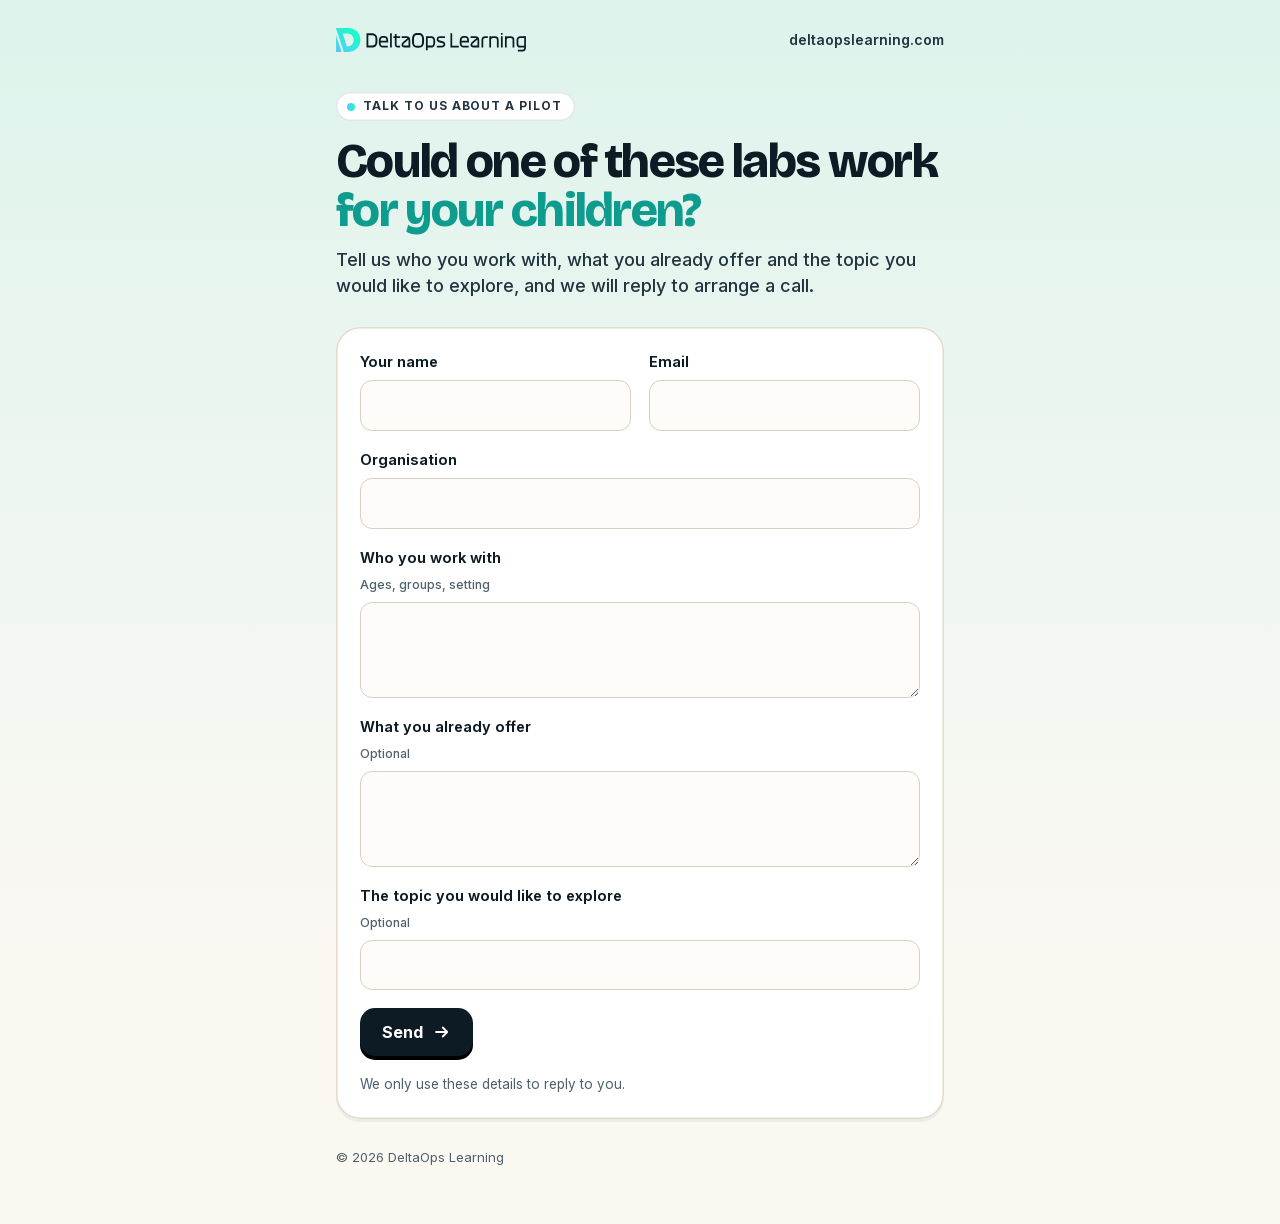
<file: contact/index.html>
<!doctype html>
<html lang="en-GB">
<head>
<meta charset="utf-8">
<meta name="viewport" content="width=device-width, initial-scale=1">
<title>Talk to us about a pilot | DeltaOps Learning</title>
<meta name="description" content="Tell us who you work with, what you already offer and the topic you would like to explore. We will arrange a call.">
<meta name="theme-color" content="#FBF8F1">
<link rel="icon" href="/assets/mark.svg" type="image/svg+xml">
<link rel="preload" href="/assets/fonts/bricolage.woff2" as="font" type="font/woff2" crossorigin>
<link rel="preload" href="/assets/fonts/inter.woff2" as="font" type="font/woff2" crossorigin>
<style>
  /* Contact page for the partner guide QR code. Self-contained so it does not depend on the homepage styles. */
  @font-face { font-family:'Bricolage Grotesque'; font-weight:200 800; font-display:swap; src:url(/assets/fonts/bricolage.woff2) format('woff2'); }
  @font-face { font-family:'Inter'; font-weight:100 900; font-display:swap; src:url(/assets/fonts/inter.woff2) format('woff2'); }
  :root {
    --ink:#0C1B24; --ink-2:#22343F; --muted:#4D606B; --paper:#FBF8F1; --rule:#E2DBCB;
    --teal:#0B7F74; --teal-2:#0E9C8E; --mint-bg:#E2F5EF; --coral:#C2410C;
    --grad:linear-gradient(100deg, #59C7FC, #16FFC6);
  }
  * { box-sizing:border-box; }
  html { -webkit-text-size-adjust:100%; }
  body { margin:0; min-height:100svh; background:linear-gradient(180deg, #DDF3EB 0%, #EEF6F1 40%, var(--paper) 80%); color:var(--ink); font:400 17px/1.55 'Inter', system-ui, sans-serif; -webkit-font-smoothing:antialiased; }
  .wrap { max-width:640px; margin:0 auto; padding:28px 16px 56px; }
  header { display:flex; align-items:center; justify-content:space-between; gap:16px; margin-bottom:40px; }
  header img { width:190px; height:auto; display:block; }
  header a.back { font-size:14px; font-weight:600; color:var(--ink-2); text-decoration:none; }
  .eyebrow { display:inline-flex; align-items:center; gap:8px; padding:7px 13px 7px 11px; border-radius:99px; background:#fff; box-shadow:inset 0 0 0 1.5px rgba(12,27,36,.1); font:700 12px/1.2 'Inter', sans-serif; letter-spacing:.08em; text-transform:uppercase; color:var(--ink-2); }
  .eyebrow::before { content:""; width:8px; height:8px; border-radius:50%; background:var(--grad); }
  h1 { margin:16px 0 12px; font:780 clamp(34px, 8vw, 48px)/1.02 'Bricolage Grotesque', 'Inter', sans-serif; letter-spacing:-.035em; }
  h1 span { color:var(--teal-2); }
  .lede { margin:0 0 28px; font-size:18px; line-height:1.45; font-weight:500; color:var(--ink-2); }
  form, .done { display:grid; gap:18px; padding:24px; border-radius:24px; background:#fff; box-shadow:inset 0 0 0 1.5px var(--rule), 0 3px 0 rgba(12,27,36,.05); }
  .row { display:grid; gap:18px; }
  @media (min-width:560px) { .row { grid-template-columns:1fr 1fr; } }
  label { display:grid; gap:7px; font-size:14.5px; font-weight:650; color:var(--ink); }
  label small { font-weight:500; color:var(--muted); }
  input, textarea { width:100%; padding:13px 14px; border:1.5px solid #D7D1C3; border-radius:12px; background:#FDFCF9; color:var(--ink); font:400 16px/1.4 'Inter', sans-serif; }
  textarea { min-height:96px; resize:vertical; }
  input:focus, textarea:focus { outline:none; border-color:var(--teal-2); box-shadow:0 0 0 3px rgba(14,156,142,.18); background:#fff; }
  .hp { position:absolute; left:-9999px; width:1px; height:1px; overflow:hidden; }
  button { justify-self:start; display:inline-flex; align-items:center; gap:10px; padding:15px 22px; border:0; border-radius:15px; background:var(--ink); color:#fff; font:700 16px/1.1 'Inter', sans-serif; cursor:pointer; box-shadow:0 4px 0 #000; }
  button:active { transform:translateY(3px); box-shadow:0 1px 0 #000; }
  button svg { width:18px; height:18px; fill:none; stroke:currentColor; stroke-width:2.4; stroke-linecap:round; stroke-linejoin:round; }
  .note { margin:0; font-size:13.5px; color:var(--muted); }
  .done h2 { margin:0; font:760 28px/1.1 'Bricolage Grotesque', 'Inter', sans-serif; letter-spacing:-.02em; }
  .done p { margin:0; color:var(--ink-2); }
  .done a { color:var(--teal); font-weight:700; }
  [hidden] { display:none !important; }
  footer { margin-top:28px; font-size:13px; color:var(--muted); }
</style>
</head>
<body>
<div class="wrap">
  <header>
    <a href="/"><img src="/assets/logo-learning.svg" alt="DeltaOps Learning" width="190" height="24"></a>
    <a class="back" href="/">deltaopslearning.com</a>
  </header>

  <main>
    <div id="intro">
      <span class="eyebrow">Talk to us about a pilot</span>
      <h1>Could one of these labs work <span>for your children?</span></h1>
      <p class="lede">Tell us who you work with, what you already offer and the topic you would like to explore, and we will reply to arrange a call.</p>
    </div>

    <form id="form" action="https://formsubmit.co/arpanbakshi@outlook.com" method="POST">
      <input type="hidden" name="_subject" value="Pilot enquiry from deltaopslearning.com">
      <input type="hidden" name="_template" value="table">
      <input type="hidden" name="_captcha" value="false">
      <input type="hidden" name="_next" value="https://deltaopslearning.com/contact/?sent=1">
      <div class="hp" aria-hidden="true"><label>Leave this empty <input type="text" name="_honey" tabindex="-1" autocomplete="off"></label></div>

      <div class="row">
        <label>Your name <input name="name" autocomplete="name" required></label>
        <label>Email <input type="email" name="email" autocomplete="email" required></label>
      </div>
      <label>Organisation <input name="organisation" autocomplete="organization" required></label>
      <label>Who you work with <small>Ages, groups, setting</small><textarea name="who_you_work_with" rows="3"></textarea></label>
      <label>What you already offer <small>Optional</small><textarea name="what_you_offer" rows="3"></textarea></label>
      <label>The topic you would like to explore <small>Optional</small><input name="topic"></label>
      <button type="submit">Send <svg viewBox="0 0 24 24" aria-hidden="true"><path d="M4 12h15M13 6l6 6-6 6"/></svg></button>
      <p class="note">We only use these details to reply to you.</p>
    </form>

    <div class="done" id="done" hidden>
      <h2>Thank you.</h2>
      <p>We have your details and will be in touch soon to arrange a call.</p>
      <p><a href="/">Back to deltaopslearning.com</a></p>
    </div>
  </main>

  <footer>&copy; 2026 DeltaOps Learning</footer>
</div>
<script>
  if (new URLSearchParams(location.search).has('sent')) {
    document.getElementById('intro').hidden = true;
    document.getElementById('form').hidden = true;
    document.getElementById('done').hidden = false;
  }
</script>
</body>
</html>
</file>
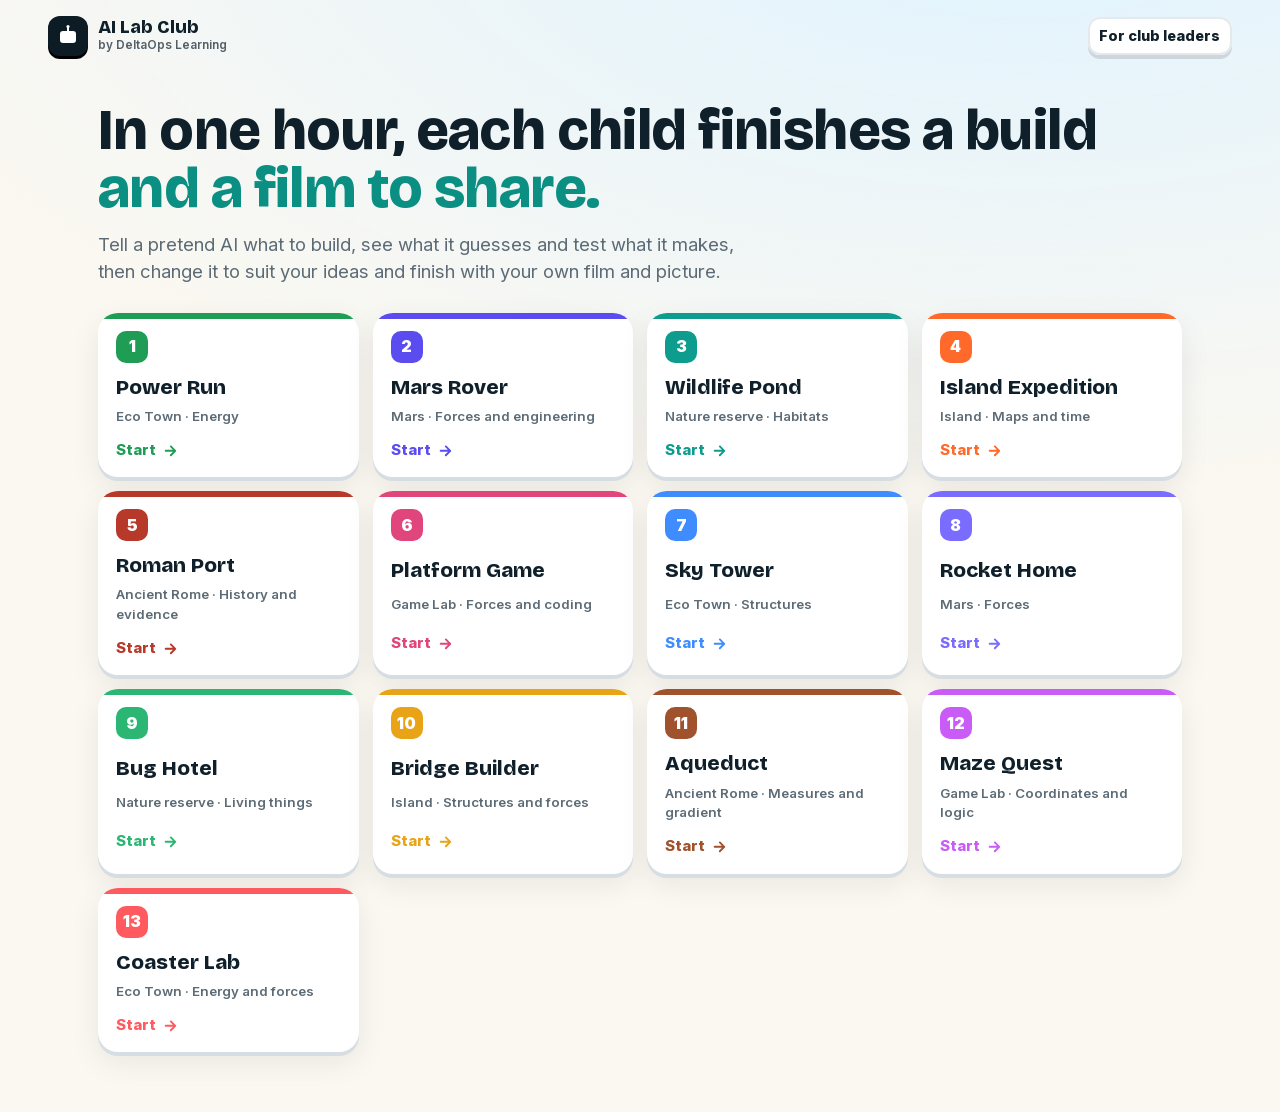
<file: play/index.html>
<!doctype html>
<html lang="en-GB">
<head>
  <meta charset="utf-8">
  <meta name="viewport" content="width=device-width, initial-scale=1, viewport-fit=cover">
  <meta name="robots" content="noindex">
  <meta name="theme-color" content="#0c1b24">
  <title>AI Lab Club</title>
  <link rel="icon" href="/play/mark.svg" type="image/svg+xml">
  <link rel="preload" href="/play/fonts/inter.woff2" as="font" type="font/woff2" crossorigin>
  <link rel="preload" href="/play/fonts/bricolage.woff2" as="font" type="font/woff2" crossorigin>
  <script type="module" crossorigin src="/play/assets/index-CQL5EztT.js"></script>
  <link rel="modulepreload" crossorigin href="/play/assets/rolldown-runtime-Dd_uD5pT.js">
  <link rel="stylesheet" crossorigin href="/play/assets/index-o1F8DQf3.css">
</head>
<body>
  <div id="app" class="app"></div>
  <noscript>AI Lab needs JavaScript.</noscript>
</body>
</html>
</file>
<file: css/site.css>
/* Delta Learning · deltaopslearning.com
   A light, playful product site built around live game windows.
   Brand: DeltaOps navy and the blue to green gradient. Display: Bricolage Grotesque. Text and games: Inter.
   Fonts are self-hosted. */

@font-face { font-family:'Bricolage Grotesque'; font-style:normal; font-weight:200 800; font-stretch:75% 100%; font-display:swap; src:url(../assets/fonts/bricolage.woff2) format('woff2'); }
@font-face { font-family:'Inter'; font-style:normal; font-weight:100 900; font-display:swap; src:url(../assets/fonts/inter.woff2) format('woff2'); }

:root {
  --ink:#0C1B24; --ink-2:#22343F; --muted:#4D606B; --faint:#8494A0;
  --paper:#FBF8F1; --paper-2:#F4EFE4; --card:#FFFFFF; --rule:#E7E1D3;
  --teal:#0B7F74; --teal-2:#0E9C8E; --mint:#8FDCD2; --mint-bg:#E5F6F1; --sky-bg:#E9F3FD; --sun-bg:#FFF5DA;
  --blue:#59C7FC; --green:#16FFC6; --grad:linear-gradient(100deg, #59C7FC, #16FFC6);
  --coral:#FF6A4A; --sun:#FFC83D; --violet:#6E5BF2;
  --night:#0D1833; --night-2:#14244A; --night-3:#1C3160;
  --sunc:#F7C04A; --windc:#6CBDFB; --batc:#16FFC6; --gasc:#F7928A; --short:#FF5D5D;
  --display:'Bricolage Grotesque', 'Inter', system-ui, sans-serif;
  --sans:'Inter', system-ui, -apple-system, 'Segoe UI', sans-serif;
  --g:clamp(16px, 4.6vw, 72px);
  --r:26px;
  --ease:cubic-bezier(.2,.7,.2,1);
  --pop:cubic-bezier(.2,1.4,.4,1);
}
* { box-sizing:border-box; }
[hidden] { display:none !important; }
html { scroll-behavior:smooth; scroll-padding-top:76px; -webkit-text-size-adjust:100%; }
body { margin:0; background:var(--paper); color:var(--ink); font:400 17px/1.55 var(--sans); -webkit-font-smoothing:antialiased; overflow-x:hidden; }
h1, h2, h3, h4, p, ul, ol, dl, dd, figure { margin:0; }
ul, ol { padding:0; list-style:none; }
img { display:block; max-width:100%; height:auto; }
a { color:inherit; }
button { font:inherit; color:inherit; }
svg use { pointer-events:none; }
:focus-visible { outline:3px solid var(--teal-2); outline-offset:3px; border-radius:8px; }
.night :focus-visible, .close :focus-visible, .foot :focus-visible { outline-color:var(--green); }
.wrap { max-width:calc(1360px + 2 * var(--g)); margin:0 auto; padding:0 var(--g); }
.sr { position:absolute; width:1px; height:1px; padding:0; margin:-1px; overflow:hidden; clip:rect(0 0 0 0); white-space:nowrap; border:0; }
.skip { position:fixed; left:12px; top:-60px; z-index:100; padding:10px 16px; border-radius:10px; background:var(--ink); color:#fff; font-weight:700; text-decoration:none; transition:top .2s; }
.skip:focus { top:12px; }
p, li, dd { text-wrap:pretty; }

/* ---------- type ---------- */
h1, h2, h3 { font-family:var(--display); font-optical-sizing:auto; }
h2 { font-weight:760; font-size:clamp(34px, 4.7vw, 64px); line-height:1.02; letter-spacing:-.035em; text-wrap:balance; }
h2 .soft, h1 .soft { color:var(--teal-2); }
h3 { font-weight:720; font-size:21px; line-height:1.18; letter-spacing:-.015em; }
.eyebrow { display:inline-flex; align-items:center; gap:8px; padding:7px 13px 7px 11px; border-radius:99px; background:#fff; box-shadow:inset 0 0 0 1.5px rgba(12,27,36,.1), 0 2px 0 rgba(12,27,36,.06); font:700 12.5px/1.2 var(--sans); letter-spacing:.07em; text-transform:uppercase; color:var(--ink-2); }
.eyebrow::before { content:""; width:8px; height:8px; border-radius:50%; background:var(--grad); box-shadow:0 0 0 3px rgba(22,255,198,.18); }
.cap { display:block; font:750 12px/1.3 var(--sans); letter-spacing:.08em; text-transform:uppercase; color:var(--teal); }
.lede { font-size:clamp(18px, 1.45vw, 21px); line-height:1.45; font-weight:500; color:var(--ink-2); max-width:58ch; }
.body { color:var(--muted); font-size:18px; max-width:56ch; }
.head { display:grid; gap:18px; justify-items:start; margin-bottom:clamp(36px, 5vw, 60px); max-width:900px; }

/* ---------- buttons ---------- */
.btn { --bg:var(--ink); --fg:#fff; --lip:#000; display:inline-flex; align-items:center; gap:10px; padding:15px 22px; border:0; border-radius:15px; background:var(--bg); color:var(--fg); font:700 16px/1.1 var(--sans); letter-spacing:-.005em; text-decoration:none; cursor:pointer; box-shadow:0 4px 0 var(--lip), 0 12px 24px -8px rgba(12,27,36,.35); transition:transform .18s var(--ease), box-shadow .18s var(--ease), background .2s; white-space:nowrap; }
.btn:hover { transform:translateY(-2px); box-shadow:0 6px 0 var(--lip), 0 16px 28px -8px rgba(12,27,36,.38); }
.btn:active { transform:translateY(3px); box-shadow:0 1px 0 var(--lip), 0 6px 12px -6px rgba(12,27,36,.3); }
.btn .arr { width:18px; height:18px; fill:none; stroke:currentColor; stroke-width:2.4; stroke-linecap:round; stroke-linejoin:round; transition:transform .2s var(--ease); }
.btn:hover .arr { transform:translateX(3px); }
.btn.ghost { --bg:#fff; --fg:var(--ink); --lip:rgba(12,27,36,.16); box-shadow:inset 0 0 0 2px rgba(12,27,36,.12), 0 4px 0 var(--lip); }
.btn.ghost:hover { box-shadow:inset 0 0 0 2px rgba(12,27,36,.2), 0 6px 0 var(--lip); }
.btn.light { --bg:var(--green); --fg:var(--ink); --lip:#0aa984; background:var(--grad); }
.btn.ghost.light { --bg:rgba(255,255,255,.08); --fg:#fff; --lip:rgba(0,0,0,.35); background:rgba(255,255,255,.08); box-shadow:inset 0 0 0 2px rgba(255,255,255,.22), 0 4px 0 var(--lip); }
.btn.sm { padding:11px 16px; font-size:14.5px; border-radius:12px; }
.cta-row { display:flex; flex-wrap:wrap; gap:14px; }
.more { display:inline-flex; align-items:center; gap:8px; font-weight:700; color:var(--teal); text-decoration:none; border-bottom:2px solid rgba(14,156,142,.3); padding-bottom:2px; }
.more::after { content:"→"; transition:transform .2s; }
.more:hover::after { transform:translateX(3px); }

/* ---------- nav ---------- */
.nav { position:fixed; inset:0 0 auto; z-index:50; transition:background .3s, box-shadow .3s, backdrop-filter .3s; }
.nav-in { display:flex; align-items:center; gap:24px; height:72px; }
.nav.solid { background:rgba(251,248,241,.86); backdrop-filter:saturate(1.4) blur(14px); -webkit-backdrop-filter:saturate(1.4) blur(14px); box-shadow:0 1px 0 rgba(12,27,36,.08); }
.brand img { width:210px; height:auto; }
.links { display:flex; align-items:center; gap:4px; margin-left:auto; }
.links a { padding:9px 12px; border-radius:10px; font-weight:600; font-size:15px; text-decoration:none; color:var(--ink-2); transition:background .2s, color .2s; }
.links a:hover { background:rgba(12,27,36,.06); }
.links a.on { color:var(--ink); background:rgba(22,255,198,.22); }
.menu-cta { display:none !important; }
.nav-cta { margin-left:8px; }
.menu-btn { display:none; width:46px; height:46px; margin-left:auto; border:0; border-radius:12px; background:#fff; box-shadow:inset 0 0 0 1.5px rgba(12,27,36,.12); cursor:pointer; }
.menu-btn i, .menu-btn i::before, .menu-btn i::after { display:block; width:20px; height:2.2px; margin:auto; border-radius:2px; background:var(--ink); position:relative; transition:transform .25s, background .2s; }
.menu-btn i::before, .menu-btn i::after { content:""; position:absolute; left:0; }
.menu-btn i::before { top:-6.5px; } .menu-btn i::after { top:6.5px; }
.menu-btn[aria-expanded="true"] i { background:transparent; }
.menu-btn[aria-expanded="true"] i::before { transform:translateY(6.5px) rotate(45deg); }
.menu-btn[aria-expanded="true"] i::after { transform:translateY(-6.5px) rotate(-45deg); }
.progress { position:absolute; left:0; bottom:-1px; height:3px; width:100%; background:var(--grad); transform-origin:0 50%; transform:scaleX(0); }


/* ---------- sections ---------- */
.band { position:relative; padding:clamp(64px, 7.6vw, 108px) 0; }
.band.sky { background:var(--sky-bg); }
.band.mint { background:var(--mint-bg); }
.band.sun { background:var(--sun-bg); }
.band.night, .close { background:radial-gradient(120% 70% at 80% 0%, #1E3A78 0%, transparent 60%), radial-gradient(80% 60% at 0% 100%, #123A5A 0%, transparent 60%), var(--night); color:#fff; }
.night .eyebrow, .close .eyebrow { background:rgba(255,255,255,.08); color:#d9e8ff; box-shadow:inset 0 0 0 1.5px rgba(255,255,255,.14); }
.night h2 .soft, .close h2 .soft { color:var(--mint); }
.night .lede, .close .lede { color:#cfdcf2; }
.night .cap, .close .cap { color:var(--mint); }
.stars { position:absolute; inset:0; pointer-events:none; opacity:.55;
  background-image:radial-gradient(1.4px 1.4px at 12% 18%, #fff 50%, transparent 52%), radial-gradient(1px 1px at 28% 62%, #fff 50%, transparent 52%), radial-gradient(1.6px 1.6px at 46% 12%, #fff 50%, transparent 52%), radial-gradient(1px 1px at 63% 40%, #fff 50%, transparent 52%), radial-gradient(1.3px 1.3px at 82% 22%, #fff 50%, transparent 52%), radial-gradient(1px 1px at 92% 70%, #fff 50%, transparent 52%), radial-gradient(1.2px 1.2px at 6% 82%, #fff 50%, transparent 52%), radial-gradient(1px 1px at 72% 88%, #fff 50%, transparent 52%);
  background-size:520px 420px; }
/* section heads: the plain stack, a split (headline left, lede right) and a centred one */
.head.split { max-width:none; grid-template-columns:minmax(0, 1.15fr) minmax(0, .85fr); align-items:end; column-gap:clamp(24px, 5vw, 80px); }
.head.split > div { display:grid; gap:18px; justify-items:start; }
.head.split .lede { padding-bottom:6px; }
@keyframes bob { 50% { transform:translateY(-10px) rotate(-2deg); } }

/* ---------- hero ---------- */
.hero { position:relative; padding:116px 0 0; min-height:calc(100svh / var(--z, 1)); display:flex; flex-direction:column; justify-content:center; box-sizing:border-box; overflow:hidden; background:linear-gradient(180deg, #CFEAFF 0%, #E6F4FF 38%, var(--paper) 88%); }
.hero-sky { position:absolute; inset:0; pointer-events:none; }
.cube { position:absolute; display:block; width:34px; height:39px; clip-path:polygon(50% 0, 100% 25%, 100% 75%, 50% 100%, 0 75%, 0 25%); background:conic-gradient(from -60deg at 50% 50%, var(--t) 0 120deg, var(--r) 120deg 240deg, var(--l) 240deg 360deg); animation:float 7s ease-in-out infinite; opacity:.9; }
.cube.k1 { --t:#bff6ea; --l:#5fd9c4; --r:#2bb8a3; left:3%; top:150px; }
.cube.k2 { --t:#fff1b8; --l:#ffd23f; --r:#e8a317; left:40%; top:96px; width:24px; height:28px; animation-delay:-2s; }
.cube.k3 { --t:#d9eeff; --l:#8cc8ff; --r:#59a6f0; right:4%; top:620px; width:28px; height:32px; animation-delay:-4s; }
@keyframes float { 50% { transform:translateY(-14px) rotate(6deg); } }
.hero-grid { position:relative; display:grid; grid-template-columns:minmax(0, 5.2fr) minmax(0, 7fr); gap:clamp(28px, 4vw, 64px); align-items:center; padding-bottom:56px; }
.sticker { display:inline-flex; align-items:center; gap:9px; max-width:100%; padding:8px 14px 8px 10px; border-radius:99px; background:#fff; font:700 13px/1.3 var(--sans); color:var(--ink-2); box-shadow:0 3px 0 rgba(12,27,36,.08), inset 0 0 0 1.5px rgba(12,27,36,.08); }
.sticker .dot { flex:none; width:9px; height:9px; border-radius:50%; background:var(--grad); box-shadow:0 0 0 4px rgba(22,255,198,.2); }
h1 { margin:22px 0 22px; font-weight:800; font-size:clamp(44px, 5.3vw, 80px); line-height:.98; letter-spacing:-.045em; text-wrap:balance; }
h1 .hl { position:relative; -webkit-box-decoration-break:clone; box-decoration-break:clone; background:linear-gradient(100deg, rgba(89,199,252,.55), rgba(22,255,198,.7)); background-size:100% .3em; background-repeat:no-repeat; background-position:0 88%; padding:0 .04em; }
.hero-sub { font-size:clamp(17px, 1.35vw, 20px); line-height:1.5; color:var(--ink-2); max-width:52ch; margin-bottom:30px; }
.hero-note { margin-top:22px; font-size:14.5px; color:var(--muted); }
.hero-play { position:relative; }
.hero-gw { aspect-ratio:16/10.4; border-radius:28px; overflow:hidden; isolation:isolate; box-shadow:0 0 0 7px #fff, 0 30px 60px -20px rgba(12,40,80,.45), 0 0 0 8px rgba(12,27,36,.06); }
.gw-load { position:absolute; inset:0; display:grid; place-items:center; transition:opacity .6s; pointer-events:none; }
.gw-load span { width:42px; height:42px; border-radius:12px; background:rgba(255,255,255,.75); animation:load 1.1s var(--ease) infinite; }
@keyframes load { 50% { transform:rotate(90deg) scale(.8); } }
.gw.ready .gw-load, .gw.nogl .gw-load { opacity:0; }
.gw.nogl .gw-load { display:none; }
.gw.nogl > canvas { display:none; }
.gw-fic { position:absolute; right:12px; bottom:10px; z-index:3; font:700 10.5px/1 var(--sans); letter-spacing:.08em; text-transform:uppercase; color:rgba(12,27,36,.55); background:rgba(255,255,255,.7); padding:5px 8px; border-radius:6px; pointer-events:none; }
.gw-cap { display:flex; align-items:center; gap:10px; margin-top:12px; font-size:14px; line-height:1.35; font-weight:600; color:var(--muted); }
.gw-cap b { color:var(--ink); }
.gw-pause { flex:none; width:34px; height:34px; border:0; border-radius:10px; display:grid; place-items:center; background:#fff; box-shadow:0 3px 0 rgba(12,27,36,.12), inset 0 0 0 1.5px rgba(12,27,36,.1); cursor:pointer; }
.gw-pause svg { width:16px; height:16px; fill:none; stroke:var(--ink); stroke-width:2.6; stroke-linecap:round; }
.gw-pause[aria-pressed="true"] svg { fill:var(--ink); stroke-width:1.5; }
.note { position:absolute; z-index:4; pointer-events:none; font:800 13px/1 var(--sans); color:var(--ink); background:var(--sun); padding:8px 11px; border-radius:10px; box-shadow:0 3px 0 rgba(0,0,0,.14); rotate:-4deg; opacity:0; transition:opacity .5s, translate .5s var(--pop); translate:0 8px; }
.note::after { content:""; position:absolute; width:26px; height:20px; border:2.5px solid var(--ink); border-color:var(--ink) transparent transparent var(--ink); border-radius:50% 0 0 0; }
.note.n2 { left:-86px; top:96px; background:#fff; rotate:3deg; }
.note.n2::after { right:-22px; top:24px; rotate:150deg; }
.note.n3 { right:150px; top:-46px; background:var(--mint); rotate:4deg; }
.note.n3::after { right:-24px; top:22px; rotate:200deg; }
.hero-play.noted .note { opacity:1; translate:0 0; }
.hero-play.noted .n2 { transition-delay:.25s; } .hero-play.noted .n3 { transition-delay:.5s; }


/* ---------- the Eco Town demo ---------- */
.flow { position:relative; display:grid; grid-template-columns:repeat(4, minmax(0, 1fr)); gap:12px; margin-bottom:28px; counter-reset:step; }
.flow::before { content:""; position:absolute; left:24px; right:calc((100% - 36px) / 4 - 24px); top:24px; border-top:3px dashed rgba(255,255,255,.18); }
.flow li { position:relative; display:grid; justify-items:start; gap:6px; text-align:left; }
.flow li::before { content:""; width:48px; height:48px; border-radius:16px; background:var(--night-2); box-shadow:inset 0 0 0 2px rgba(255,255,255,.16); transition:background .35s, box-shadow .35s, transform .35s var(--pop); }
.flow li::after { content:counter(step); counter-increment:step; position:absolute; top:0; left:0; width:48px; height:48px; display:grid; place-items:center; font:800 17px/1 var(--sans); color:#9fb3d9; }
.flow b { font:750 15px/1.2 var(--sans); }
.flow span { font-size:13px; color:#9fb3d9; line-height:1.3; }
.flow li.done::before { background:var(--night-3); box-shadow:inset 0 0 0 2px var(--mint); }
.flow li.done::after { color:var(--mint); }
.flow li.on::before { background:var(--grad); box-shadow:0 0 0 6px rgba(22,255,198,.18), 0 0 24px rgba(22,255,198,.45); transform:scale(1.08) rotate(-4deg); }
.flow li.on::after { color:var(--ink); }
.demo { display:grid; grid-template-columns:minmax(0, 1.55fr) minmax(0, 1fr); grid-template-areas:"game side" "chart side" "path side"; grid-template-rows:auto auto 1fr; gap:14px 18px; padding:14px; border-radius:32px; background:rgba(255,255,255,.05); box-shadow:inset 0 0 0 1.5px rgba(255,255,255,.1); }
.demo-gw { grid-area:game; aspect-ratio:16/10.4; border-radius:22px; }
.demo-side { grid-area:side; align-self:start; }
.chart { grid-area:chart; }
.demo > .path { grid-area:path; align-self:start; }
.dm-hud .hd-top { right:1.1em; }
.dm-clock i { font-style:normal; font-size:.72em; font-weight:800; color:#fff; background:var(--b1); border-radius:.4em; padding:.18em .45em; text-transform:uppercase; letter-spacing:.04em; }
.dm-clock b { font-size:1.15em; }
.dm-status { position:absolute; left:50%; bottom:1.1em; transform:translateX(-50%); padding:.55em 1em; border-radius:99px; background:#fff; color:#10202b; font:800 1.05em/1 var(--sans); white-space:nowrap; box-shadow:0 .25em 0 rgba(0,0,0,.25); }
.dm-status::before { content:""; display:inline-block; width:.6em; height:.6em; margin-right:.5em; border-radius:50%; background:#1fb45f; vertical-align:.05em; }
.dm-status.warn::before { background:#f0a030; } .dm-status.bad { background:#ff5d5d; color:#fff; } .dm-status.bad::before { background:#fff; }
.chart { padding:14px 16px 12px; border-radius:20px; background:rgba(5,12,30,.45); box-shadow:inset 0 0 0 1.5px rgba(255,255,255,.08); font-family:var(--sans); }
.chart-head { display:flex; justify-content:space-between; align-items:center; gap:10px; flex-wrap:wrap; margin-bottom:8px; }
.legend { display:flex; flex-wrap:wrap; align-items:center; gap:4px 12px; font-size:12px; font-weight:600; color:#b9c8e6; }
.legend > span { display:inline-flex; align-items:center; gap:5px; white-space:nowrap; }
.legend i { display:inline-block; width:10px; height:10px; border-radius:3px; }
.k-sun { background:var(--sunc); } .k-wind { background:var(--windc); } .k-bat { background:var(--batc); } .k-gas { background:var(--gasc); }
.k-short { background:repeating-linear-gradient(45deg, var(--short) 0 2px, transparent 2px 4px); box-shadow:inset 0 0 0 1.5px var(--short); }
.chart-plot { position:relative; }
.chart svg { display:block; width:100%; height:120px; }
.chart-empty { position:absolute; inset:0; display:grid; place-items:center; pointer-events:none; }
.chart-empty span { padding:9px 14px; border-radius:12px; background:#101c3c; box-shadow:0 0 0 6px #101c3c, inset 0 0 0 1.5px rgba(255,255,255,.14); font:750 14px/1.2 var(--sans); color:#dbe6ff; }
.scrub { margin-top:8px; }
.scrub input { width:100%; accent-color:var(--green); cursor:pointer; }
.scrub input:disabled { opacity:.45; cursor:not-allowed; }
.scrub-ticks { display:flex; justify-content:space-between; font-size:11.5px; font-weight:600; color:#8fa3c9; }
.demo-side { display:flex; flex-direction:column; gap:14px; padding:22px; border-radius:22px; background:#fff; color:var(--ink); font-family:var(--sans); min-width:0; }
.guide-head { display:flex; align-items:center; gap:12px; padding-bottom:14px; border-bottom:1.5px solid #eef1f3; }
.guide-ico { flex:none; width:46px; height:46px; display:grid; place-items:center; border-radius:14px; background:var(--ink); box-shadow:0 3px 0 #000; }
.guide-ico svg { width:26px; height:26px; fill:none; stroke:var(--green); stroke-width:1.8; stroke-linecap:round; }
.guide-head b { display:block; font-weight:800; font-size:17px; }
.guide-head span { font-size:13px; color:var(--muted); }
.demo-side .cap { color:var(--teal); }
.mission { font-size:16px; line-height:1.45; }
.pick { font-size:14px; font-weight:650; color:var(--muted); }
.cards { display:grid; gap:10px; }
.cards.busy { pointer-events:none; }
.card { display:flex; align-items:center; gap:12px; width:100%; padding:13px 14px; border:0; border-radius:15px; background:#fff; text-align:left; font-weight:650; font-size:15.5px; line-height:1.3; cursor:pointer; box-shadow:0 4px 0 #d3dbe1, inset 0 0 0 2px #e4e9ed; transition:transform .15s var(--ease), box-shadow .15s, background .2s, color .2s; }
.card:hover { transform:translateY(-2px); box-shadow:0 6px 0 #d3dbe1, inset 0 0 0 2px #cfd8de; }
.card:active { transform:translateY(3px); box-shadow:0 1px 0 #d3dbe1, inset 0 0 0 2px #cfd8de; }
.card-n { flex:none; width:34px; height:34px; display:grid; place-items:center; border-radius:10px; background:#e9f7f5; color:var(--teal); font-weight:900; }
.card[aria-pressed="true"] { background:var(--ink); color:#fff; box-shadow:0 4px 0 #000; }
.card[aria-pressed="true"] .card-n { background:var(--grad); color:var(--ink); }
.card.tried:not([aria-pressed="true"]) .card-n::after { content:"✓"; font-size:12px; margin-left:1px; }
.howto { display:grid; gap:10px; counter-reset:ht; margin-top:4px; padding-top:16px; border-top:1.5px dashed #e3e8ec; }
.howto li { position:relative; padding-left:40px; font-size:14.5px; color:var(--muted); line-height:1.4; counter-increment:ht; }
.howto li::before { content:counter(ht); position:absolute; left:0; top:-2px; width:28px; height:28px; display:grid; place-items:center; border-radius:9px; background:var(--sun-bg); color:#9a6a00; font-weight:850; font-size:13px; box-shadow:inset 0 0 0 1.5px #ffe7a0; }
.howto b { color:var(--ink); }
.result, .outcome { display:grid; gap:14px; margin-top:8px; padding-top:18px; border-top:1.5px dashed #e3e8ec; animation:rise .45s var(--pop); }
.says .cap, .facil .cap, .outcome .cap { margin-bottom:6px; }
.paths { display:flex; align-items:center; gap:14px; margin-top:auto; padding:14px 16px; border-radius:16px; background:var(--ink); color:#c8d6de; font-size:13.5px; line-height:1.35; }
.paths b { font:800 36px/1 var(--display); letter-spacing:-.04em; background:var(--grad); -webkit-background-clip:text; background-clip:text; color:transparent; }
.says p { font-size:15.5px; line-height:1.45; }
.assumed { display:flex; flex-direction:column; gap:6px; padding:12px 14px; border-radius:14px; background:#fff1ec; box-shadow:inset 0 0 0 1.5px #ffd4c7; }
.tag { align-self:flex-start; font:800 11px/1 var(--sans); letter-spacing:.07em; text-transform:uppercase; padding:5px 8px; border-radius:99px; background:var(--coral); color:#fff; }
.assumed p { font-size:15px; font-weight:600; }
.effect { font-weight:800; font-size:16px; }
.meters { display:grid; gap:8px; }
.meters p { display:grid; grid-template-columns:64px 1fr 34px; align-items:center; gap:10px; font-weight:700; font-size:14.5px; }
.meters i { height:12px; border-radius:99px; background:#edf1f3; overflow:hidden; box-shadow:inset 0 1px 0 rgba(0,0,0,.06); }
.meters i b { display:block; height:100%; width:calc(var(--v, 0) * 100%); border-radius:99px; background:linear-gradient(90deg, #29c46f, #7be08a); transition:width .9s var(--ease); }
.meters i b.low { background:linear-gradient(90deg, #ff6a4a, #ffa25a); }
.meters em { font-style:normal; font-weight:850; text-align:right; font-variant-numeric:tabular-nums; }
.tradeoff { font-size:14.5px; color:var(--muted); }
.facil { padding:12px 14px; border-radius:14px; background:#fff6d6; box-shadow:inset 0 0 0 1.5px #ffe7a0; rotate:-.6deg; }
.facil .cap { color:#9a6a00; }
.facil p { font-weight:650; font-size:15px; }
.result-actions { display:flex; flex-wrap:wrap; gap:10px; }
.outcome-title { font-family:var(--display); font-weight:750; font-size:24px; letter-spacing:-.02em; }
.outcome dl { display:grid; gap:6px; }
.outcome dl div { display:grid; grid-template-columns:96px 1fr; gap:10px; font-size:14.5px; padding:8px 0; border-bottom:1.5px solid #eef1f3; }
.outcome dt { font-weight:750; color:var(--muted); }
.outcome-note { font-size:14px; color:var(--muted); }
.demo > .path { padding:14px 16px; border-radius:20px; background:rgba(5,12,30,.45); box-shadow:inset 0 0 0 1.5px rgba(255,255,255,.08); font-family:var(--sans); }
.path ol { display:grid; gap:8px; margin-top:8px; }
.path li { display:grid; grid-template-columns:26px 1fr auto; align-items:center; gap:10px; font-size:14px; color:#dbe6ff; }
.path li span:first-child { width:26px; height:26px; border-radius:8px; display:grid; place-items:center; background:var(--grad); color:var(--ink); font-weight:850; font-size:12px; }
.path li em { font-style:normal; color:#9fb3d9; font-size:12.5px; font-weight:650; white-space:nowrap; }
.demo-note { margin-top:16px; font-size:14px; color:#9fb3d9; max-width:80ch; }


/* ---------- demo: a light frame around the loop ---------- */
.mission .cap { margin-bottom:5px; }
.learn { margin-top:16px; border-radius:20px; background:rgba(255,255,255,.05); box-shadow:inset 0 0 0 1.5px rgba(255,255,255,.1); }
.learn summary { display:flex; align-items:center; gap:12px; padding:16px 20px; cursor:pointer; font-weight:700; color:#fff; list-style:none; border-radius:20px; }
.learn summary::-webkit-details-marker { display:none; }
.learn summary::before { content:"+"; flex:none; width:28px; height:28px; display:grid; place-items:center; border-radius:9px; background:var(--grad); color:var(--ink); font-weight:900; font-size:18px; line-height:1; transition:rotate .25s var(--ease); }
.learn[open] summary::before { rotate:45deg; }
.learn-in { display:grid; grid-template-columns:repeat(3, minmax(0, 1fr)); gap:26px; padding:4px 20px 24px 60px; color:#c0cbe0; font-size:15px; }
.learn-in .cap { margin-bottom:9px; }
.learn-in .chips { margin-bottom:10px; }
.learn .chips li { background:rgba(255,255,255,.08); color:#e3ecff; }
.chips { display:flex; flex-wrap:wrap; gap:7px; }
.chips li { padding:6px 11px; border-radius:99px; background:#fff; font-size:13.5px; font-weight:600; }

/* ---------- why organisations use it: three reasons ---------- */
.head.centre { justify-items:start; text-align:left; margin-left:0; margin-right:0; }
.why { display:grid; grid-template-columns:repeat(3, minmax(0, 1fr)); gap:20px; }
.why li { display:grid; gap:14px; align-content:start; padding:24px 26px 28px; border-radius:var(--r); background:#fff; box-shadow:inset 0 4px 0 var(--c), inset 0 0 0 1.5px var(--rule), 0 2px 0 rgba(12,27,36,.04); }
.why img { width:108px; height:108px; margin:-4px 0 -4px -8px; filter:drop-shadow(0 14px 12px rgba(12,27,36,.16)); }
.why h3 { font-size:23px; margin-bottom:8px; }
.why p { color:var(--muted); font-size:16px; }
.today { max-width:720px; margin:26px 0 0; text-align:left; font-size:14.5px; color:var(--muted); }

/* ---------- one platform, different worlds: three examples in one component ---------- */
.ws { padding:14px; border-radius:32px; background:#fff; box-shadow:0 2px 0 rgba(12,27,36,.05), 0 30px 60px -36px rgba(12,40,80,.45); }
.ws-tabs { display:grid; grid-template-columns:repeat(4, minmax(0, 1fr)); gap:10px; margin-bottom:14px; }
.ws-tabs button { display:flex; align-items:center; gap:12px; min-width:0; padding:12px 14px; border:0; border-radius:18px; background:var(--paper); text-align:left; cursor:pointer; box-shadow:inset 0 0 0 1.5px rgba(12,27,36,.08); transition:transform .2s var(--ease), box-shadow .2s, background .2s; }
.ws-tabs button:hover { transform:translateY(-2px); }
.ws-tabs button[aria-selected="true"] { background:#fff; box-shadow:0 4px 0 var(--c), inset 0 0 0 2.5px var(--c); transform:translateY(-2px); }
.ws-tabs button > span:last-child { min-width:0; }
.ws-tabs b { display:block; font-weight:750; font-size:16px; line-height:1.2; }
.ws-tabs small { display:block; font-size:13px; color:var(--muted); font-weight:600; }
.bt-ico { flex:none; width:38px; height:38px; border-radius:12px; display:grid; place-items:center; background:var(--c); box-shadow:inset 0 -3px 0 rgba(0,0,0,.18); }
.bt-ico svg { width:22px; height:22px; fill:#fff; }
.ws-panel { display:grid; grid-template-columns:minmax(0, 1.65fr) minmax(0, 1fr); gap:14px; }
.ws-stage { grid-row:1 / span 3; min-width:0; }
.ws-gw { aspect-ratio:16/10.4; border-radius:22px; }
.ws-stage .gw-cap { margin:10px 4px 2px; font-size:13.5px; }
.ws-copy { grid-column:2; display:flex; flex-direction:column; gap:12px; padding:24px 22px 22px; border-radius:22px; background:var(--paper); animation:rise .45s var(--ease); }
.js .ws-copy:not(.on) { display:none; }
.ws-copy h3 { font-size:clamp(26px, 2.4vw, 32px); letter-spacing:-.03em; line-height:1.05; }
.ws-copy > p { color:var(--ink-2); font-size:16.5px; }
.ws-facts { display:grid; gap:10px; margin-top:auto; }
.ws-facts div { padding:12px 14px; border-radius:14px; background:#fff; }
.ws-facts dt { font:750 12px/1.3 var(--sans); letter-spacing:.08em; text-transform:uppercase; color:var(--teal); margin-bottom:3px; }
.ws-facts dd { font-weight:600; font-size:15px; line-height:1.4; }
.fiction { margin-top:16px; font-size:14px; color:var(--muted); text-align:left; }

/* ---------- what partners get ---------- */
.pk { display:grid; grid-template-columns:minmax(0, .8fr) minmax(0, 1.2fr); gap:clamp(28px, 5vw, 72px); align-items:center; }
.pk-head { display:grid; gap:18px; justify-items:start; }
.pk-obj { width:clamp(180px, 17vw, 250px); height:auto; margin-top:6px; filter:drop-shadow(0 22px 20px rgba(12,27,36,.18)); animation:bob 5s ease-in-out infinite; }
.pk-list { display:grid; grid-template-columns:1fr 1fr; gap:14px; }
.pk-list li { display:grid; grid-template-columns:54px 1fr; gap:16px; align-items:start; padding:20px; border-radius:22px; background:#fff; box-shadow:inset 0 0 0 1.5px var(--rule), 0 2px 0 rgba(12,27,36,.04); }
.slot { width:54px; height:54px; display:grid; place-items:center; border-radius:16px; background:var(--c); box-shadow:inset 0 -4px 0 rgba(0,0,0,.2), 0 0 0 3px color-mix(in srgb, var(--c) 25%, transparent); rotate:-5deg; }
.slot svg { width:26px; height:26px; fill:none; stroke:#fff; stroke-width:2; stroke-linecap:round; stroke-linejoin:round; }
.pk-list b { display:block; font:720 19px/1.2 var(--display); letter-spacing:-.015em; margin:3px 0 6px; }
.pk-list li span:not(.slot) { display:block; color:var(--muted); font-size:15.5px; line-height:1.45; }

/* ---------- how we work: co-create, pilot, scale ---------- */
.ccs { --cg:clamp(18px, 3vw, 40px); position:relative; display:grid; grid-template-columns:repeat(3, minmax(0, 1fr)); gap:var(--cg); margin:0; }
.ccs::before { content:""; position:absolute; left:36px; right:calc((100% - 2 * var(--cg)) / 3 - 36px); top:34px; height:4px; border-radius:4px; background:repeating-linear-gradient(90deg, rgba(12,27,36,.2) 0 10px, transparent 10px 18px); }
.ccs li { position:relative; display:grid; justify-items:start; align-content:start; text-align:left; gap:10px; }
.ccs-n { width:72px; height:72px; display:grid; place-items:center; margin-bottom:6px; border-radius:24px; background:var(--ink); color:#fff; font:800 28px/1 var(--display); box-shadow:0 5px 0 #000, 0 0 0 8px var(--sun-bg); rotate:-5deg; }
.ccs li:last-child .ccs-n { background:var(--grad); color:var(--ink); box-shadow:0 5px 0 #0aa984, 0 0 0 8px var(--sun-bg); }
.ccs h3 { font-size:26px; }
.ccs p { color:var(--ink-2); max-width:30ch; }

/* ---------- credibility: the team, the record and the prototypes ---------- */
.cred { display:grid; grid-template-columns:1fr; grid-template-areas:"people" "shelf"; gap:18px; }
.people { grid-area:people; display:grid; grid-template-columns:1fr 1fr; gap:18px; }
.person { display:grid; grid-template-columns:84px 1fr; grid-template-rows:auto auto; align-content:start; gap:4px 16px; padding:20px; border-radius:var(--r); background:#fff; box-shadow:inset 0 0 0 1.5px var(--rule), 0 2px 0 rgba(12,27,36,.04); }
.person img { grid-row:1 / span 2; width:84px; height:84px; border-radius:18px; object-fit:cover; object-position:50% 20%; }
.person figcaption { display:contents; }
.person b { grid-column:2; align-self:end; font:750 20px/1.2 var(--display); letter-spacing:-.015em; }
.person .role { grid-column:2; align-self:start; font-size:14px; line-height:1.3; font-weight:650; color:var(--teal); }
.person .bio { grid-column:1 / -1; margin-top:12px; color:var(--muted); font-size:15px; line-height:1.5; }
.person .badge { grid-column:1 / -1; justify-self:start; margin-top:8px; padding:5px 10px; border-radius:99px; background:var(--mint-bg); color:var(--teal); font-size:12.5px; font-weight:700; }
.proof { grid-area:proof; padding:22px 24px; border-radius:var(--r); background:var(--ink); color:#fff; }
.proof .cap { color:var(--mint); }
.proof > summary { list-style:none; pointer-events:none; }
.proof > summary::-webkit-details-marker { display:none; }
.stats li { display:grid; grid-template-columns:92px 1fr; gap:14px; align-items:center; padding:13px 0; border-top:1px solid rgba(255,255,255,.1); }
.stats li:first-child { border-top:0; }
.stats b { font:800 38px/1 var(--display); letter-spacing:-.04em; background:var(--grad); -webkit-background-clip:text; background-clip:text; color:transparent; }
.stats span { font-size:14.5px; color:#c8d6de; line-height:1.35; }
.shelf { grid-area:shelf; padding:22px 24px; border-radius:var(--r); background:var(--mint-bg); }
.themes { display:grid; grid-template-columns:repeat(6, minmax(0, 1fr)); gap:10px; margin:14px 0 12px; }
.themes li { display:grid; gap:4px; justify-items:start; padding:12px 14px 14px; border-radius:18px; background:#fff; box-shadow:inset 0 0 0 1.5px color-mix(in srgb, var(--c) 30%, transparent), 0 3px 0 color-mix(in srgb, var(--c) 22%, transparent); }
.themes img { width:84px; height:84px; margin:-10px 0 0 -10px; border-radius:50%; background:radial-gradient(circle at 50% 58%, color-mix(in srgb, var(--c) 22%, transparent) 0 52%, transparent 54%); filter:drop-shadow(0 6px 6px rgba(12,27,36,.2)); }
.themes span { font:800 11px/1 var(--sans); letter-spacing:.08em; text-transform:uppercase; color:color-mix(in srgb, var(--c) 80%, #000); }
.themes b { font:750 18px/1.15 var(--display); letter-spacing:-.015em; }
.shelf-sub { font-size:14.5px; color:var(--muted); }
.m-only { display:none; }

/* ---------- close: one clear action ---------- */
.close { padding:clamp(80px, 9vw, 130px) 0; overflow:hidden; }
.close-in { position:relative; display:grid; gap:20px; justify-items:start; text-align:left; }
.close-in h2 { max-width:900px; }
.close-sub { color:#cfdcf2; font-size:19px; max-width:52ch; }
.close .cta-row { justify-content:flex-start; }
.hw-head { grid-template-columns:minmax(0, 840px) auto; justify-content:start; column-gap:40px; }
.hw-head > .eyebrow, .hw-head > h2 { grid-column:1; }
.hw-obj { grid-column:2; grid-row:1 / span 2; align-self:center; width:clamp(150px, 14vw, 210px); height:auto; filter:drop-shadow(0 22px 20px rgba(12,27,36,.18)); animation:bob 5s ease-in-out infinite; }
/* the close: words on the left, a bright island on the right */
.close-in { grid-template-columns:minmax(0, 1fr) minmax(0, 400px); column-gap:clamp(32px, 5vw, 80px); align-items:center; }
.close-in > * { grid-column:1; }
.close-pic { grid-column:2; grid-row:1 / span 5; width:100%; height:auto; border-radius:24px; box-shadow:0 0 0 6px rgba(255,255,255,.08), 0 30px 60px -20px rgba(0,0,0,.6); rotate:2deg; }
@media (max-width:900px) { .close-in { grid-template-columns:1fr; } .close-pic { display:none; } .hw-obj { display:none; } .hw-head { grid-template-columns:1fr; } }
.close-bot { width:118px; height:auto; margin-bottom:-4px; animation:bob 4.5s ease-in-out infinite; filter:drop-shadow(0 20px 20px rgba(0,0,0,.4)); }

/* ---------- footer ---------- */
.foot { background:#081022; color:#9fb3c9; padding:44px 0 30px; font-size:14.5px; }
.foot-in { display:flex; flex-wrap:wrap; align-items:center; gap:18px 36px; padding-bottom:26px; border-bottom:1px solid rgba(255,255,255,.08); }
.foot-in img { width:190px; height:auto; }
.foot nav { display:flex; flex-wrap:wrap; gap:6px 18px; }
.foot nav a { text-decoration:none; font-weight:600; color:#d3deeb; }
.foot nav a:hover { color:#fff; }
.foot-in > p { margin-left:auto; }
.foot-base { display:flex; flex-wrap:wrap; justify-content:space-between; gap:10px; padding-top:20px; font-size:13.5px; }

/* ---------- motion ---------- */
.rise { opacity:0; transform:translateY(18px); animation:rise .8s var(--ease) forwards; animation-delay:calc(var(--i, 0) * .09s + .05s); }
@keyframes rise { from { opacity:0; transform:translateY(18px); } to { opacity:1; transform:none; } }
.js .reveal { opacity:0; transform:translateY(22px); transition:opacity .7s var(--ease), transform .7s var(--ease); transition-delay:var(--d, 0s); }
.js .reveal.in { opacity:1; transform:none; }


/* ---------- responsive ---------- */
@media (max-width:1180px) {
  .links a { padding:9px 9px; font-size:14.5px; }
  .note { display:none; }
}
@media (max-width:1100px) {
  .hero-grid { grid-template-columns:1fr; }
  .hero-copy { max-width:760px; }
  .demo { grid-template-columns:1fr; grid-template-areas:"game" "side" "chart" "path"; grid-template-rows:auto; }
  .ws-panel { grid-template-columns:1fr; }
  .ws-stage { grid-row:auto; }
  .ws-copy { grid-column:auto; }
  .cred { grid-template-columns:1fr; grid-template-areas:"people" "shelf"; }
  .pk { grid-template-columns:1fr; }
  .pk-head { grid-template-columns:minmax(0, 1fr) auto; align-items:center; column-gap:24px; }
  .pk-head > .eyebrow, .pk-head > h2 { grid-column:1; }
  .pk-obj { grid-column:2; grid-row:1 / span 2; margin:0; }
}
@media (max-width:1060px) {
  .links { position:fixed; inset:72px 12px auto; display:none; flex-direction:column; align-items:stretch; gap:2px; padding:12px; border-radius:20px; background:#fff; box-shadow:0 20px 40px -16px rgba(12,27,36,.4), inset 0 0 0 1.5px rgba(12,27,36,.08); }
  .links.open { display:flex; }
  .links a { padding:13px 14px; font-size:16px; }
  .menu-cta { display:inline-flex !important; justify-content:center; margin-top:8px; }
  .links a.menu-cta { color:#fff; }
  .links a.menu-cta:hover { background:var(--ink); }
  .nav-cta { display:none; }
  .menu-btn { display:block; }
  .nav { background:rgba(251,248,241,.9); backdrop-filter:blur(12px); -webkit-backdrop-filter:blur(12px); }
}
@media (max-width:900px) {
  .head.split { grid-template-columns:1fr; row-gap:18px; }
  .learn-in { grid-template-columns:1fr; gap:20px; }
  .why { grid-template-columns:1fr; gap:12px; }
  .why li { grid-template-columns:96px 1fr; align-items:center; gap:18px; }
  .why img { width:96px; height:96px; margin:0; }
  .themes { grid-template-columns:repeat(4, minmax(0, 1fr)); }
}
@media (max-width:720px) {
  .people, .pk-list { grid-template-columns:1fr; }
  .ccs { grid-template-columns:1fr; gap:22px; max-width:none; }
  .ccs::before { left:27px; right:auto; top:30px; bottom:30px; width:4px; height:auto; background:repeating-linear-gradient(180deg, rgba(12,27,36,.2) 0 10px, transparent 10px 18px); }
  .ccs li { grid-template-columns:58px 1fr; justify-items:start; text-align:left; column-gap:18px; row-gap:4px; }
  .ccs-n { grid-row:span 2; width:58px; height:58px; margin:0; border-radius:19px; font-size:23px; box-shadow:0 4px 0 #000, 0 0 0 6px var(--sun-bg); }
  .ccs li:last-child .ccs-n { box-shadow:0 4px 0 #0aa984, 0 0 0 6px var(--sun-bg); }
  .ccs h3 { font-size:21px; align-self:end; }
  .ccs p { align-self:start; }
}
/* Phones get their own edit: one idea per screen, shorter copy, one interaction at a time. */
@media (max-width:640px) {
  body { font-size:16px; }
  .m-hide { display:none; }
  .band { padding:56px 0; }
  .head { gap:14px; margin-bottom:28px; }
  h2 { font-size:clamp(31px, 8.6vw, 38px); }
  .lede { font-size:17px; }
  h1 { font-size:clamp(40px, 11.2vw, 52px); margin:0 0 14px; }

  .hero { padding-top:96px; }
  .cube { display:none; }
  .hero-sub { margin-bottom:22px; }
  .hero .cta-row { display:grid; grid-template-columns:1fr; gap:10px; }
  .hero .cta-row .btn { justify-content:center; }
  .hero-grid { gap:30px; padding-bottom:40px; }
  .hero-gw { aspect-ratio:4/3.2; border-radius:22px; }
  .gw-cap { font-size:13px; }

  .flow { gap:8px 4px; margin-bottom:18px; }
  .flow li::before, .flow li::after { width:38px; height:38px; border-radius:12px; font-size:15px; }
  .flow::before { top:19px; left:19px; right:calc((100% - 12px) / 4 - 19px); }
  .flow span { display:none; }
  .flow b { font-size:11.5px; letter-spacing:-.01em; }
  .demo { padding:8px; border-radius:24px; gap:8px; }
  .demo-gw { aspect-ratio:16/11; border-radius:18px; }
  .demo-side { padding:16px; gap:12px; border-radius:18px; }
  .guide-head { padding-bottom:10px; }
  .guide-ico { width:38px; height:38px; border-radius:12px; }
  .guide-head b { font-size:15.5px; }
  .mission { font-size:15px; }
  .card { padding:11px 12px; font-size:15px; }
  .card-n { width:30px; height:30px; }
  .demo > .path, .tradeoff, .demo-gw .gw-fic { display:none !important; }
  .learn summary { padding:14px 16px; font-size:15.5px; }
  .learn-in { padding:0 16px 20px; font-size:14.5px; }

  .why li { grid-template-columns:72px 1fr; padding:18px 18px 20px; gap:14px; }
  .why img { width:72px; height:72px; }
  .why h3 { font-size:19.5px; margin-bottom:5px; }
  .why p { font-size:15px; }
  .today { font-size:13.5px; margin-top:20px; }

  .ws { padding:8px; border-radius:24px; }
  .ws-tabs { gap:6px; margin-bottom:8px; }
  .ws-tabs button { flex-direction:column; justify-content:center; gap:6px; padding:10px 6px 9px; text-align:center; border-radius:14px; }
  .ws-tabs b { font-size:13px; min-height:2.4em; display:flex; align-items:center; justify-content:center; line-height:1.2; }
  .ws-tabs small, .ws-long { display:none; }
  .bt-ico { width:30px; height:30px; border-radius:10px; }
  .bt-ico svg { width:18px; height:18px; }
  .ws-panel { gap:8px; }
  .ws-gw { aspect-ratio:4/3.3; border-radius:18px; }
  .ws-copy { padding:18px 16px; border-radius:18px; gap:10px; }
  .ws-copy h3 { font-size:24px; }
  .ws-copy > p { font-size:15px; }
  .ws-facts dd { font-size:14.5px; }
  .fiction { font-size:13px; }

  .pk-head { grid-template-columns:1fr; }
  .pk-obj { display:none; }
  .pk-list { gap:8px; }
  .pk-list li { grid-template-columns:44px 1fr; gap:14px; padding:14px 16px; border-radius:18px; }
  .slot { width:44px; height:44px; border-radius:13px; }
  .slot svg { width:22px; height:22px; }
  .pk-list b { font-size:17px; margin:0 0 3px; }
  .pk-list li span:not(.slot) { font-size:14.5px; }

  .people { gap:10px; }
  .cred { gap:10px; }
  .person { grid-template-columns:64px 1fr; padding:16px; }
  .person img { width:64px; height:64px; border-radius:15px; }
  .person b { font-size:18px; }
  .person .role { font-size:13px; }
  .person .bio { font-size:14.5px; margin-top:10px; }
  .proof { padding:18px; }
  .proof > summary { pointer-events:auto; cursor:pointer; display:flex; justify-content:space-between; align-items:center; }
  .proof > summary::after { content:"+"; font:700 22px/1 var(--sans); color:var(--mint); }
  .proof[open] > summary { margin-bottom:6px; }
  .proof[open] > summary::after { content:"\2212"; }
  .pk-list { gap:0; border-radius:22px; background:#fff; box-shadow:inset 0 0 0 1.5px var(--rule), 0 2px 0 rgba(12,27,36,.04); }
  .pk-list li { background:none; box-shadow:none; border-radius:0; padding:14px 16px; border-top:1.5px solid var(--rule); }
  .pk-list li:first-child { border-top:0; }
  .stats li { grid-template-columns:74px 1fr; padding:11px 0; }
  .stats b { font-size:31px; }
  .stats span { font-size:14px; }
  .shelf { padding:18px; }
  .themes, .d-only { display:none; }
  .m-only { display:inline; }
  .shelf .cap { margin-bottom:6px; }

  .close { padding:64px 0 72px; }
  .close-bot { width:88px; }
  .close-sub { font-size:17px; }
  .close .cta-row { display:grid; grid-template-columns:1fr; width:100%; gap:10px; }
  .close .cta-row .btn { justify-content:center; }
  .foot-in > p { margin-left:0; }
  .brand img { width:180px; }
}
@media (prefers-reduced-motion:reduce) {
  html { scroll-behavior:auto; }
  .rise, .js .reveal { animation:none; opacity:1; transform:none; transition:none; }
  .gw-load span, .cube, .pk-obj, .hw-obj, .close-bot, .ws-copy { animation:none; }
}


/* ---------- clubs: one-hour missions that end in a film ---------- */
.cl-grid { display:grid; grid-template-columns:minmax(0, 1.5fr) minmax(0, 1fr); gap:clamp(16px, 2vw, 24px); align-items:start; }
.cl-win { position:relative; aspect-ratio:16/10.4; border-radius:24px; overflow:hidden; background:#0c1b24 var(--poster, none) center/cover; box-shadow:0 0 0 6px #fff, 0 26px 50px -22px rgba(12,40,80,.45); }
.cl-win iframe { position:absolute; inset:0; width:100%; height:100%; border:0; pointer-events:none; }
.cl-actions { display:flex; flex-wrap:wrap; align-items:center; gap:14px 18px; margin-top:20px; }
.cl-head { max-width:820px; margin-bottom:clamp(28px, 3.6vw, 44px); }
.clubs .cl-posts { margin-top:clamp(32px, 4vw, 52px); }
.cl-plan > summary { display:none; }
.cl-line { max-width:72ch; margin:clamp(30px, 4vw, 48px) 0 0; text-align:left; font-size:16px; line-height:1.5; color:var(--ink-2); }
.cl-plan { padding:18px; border-radius:var(--r); background:#fff; box-shadow:inset 0 0 0 1.5px var(--rule), 0 2px 0 rgba(12,27,36,.04); }
.cl-toggle { display:grid; grid-template-columns:1fr 1fr; gap:6px; padding:5px; border-radius:16px; background:var(--paper-2); }
.cl-toggle button { display:grid; gap:1px; padding:10px 12px; border:0; border-radius:12px; background:transparent; font-weight:750; font-size:15px; line-height:1.2; text-align:left; cursor:pointer; transition:background .2s, box-shadow .2s; }
.cl-toggle small { font-size:12.5px; font-weight:600; color:var(--muted); }
.cl-toggle button[aria-selected="true"] { background:#fff; box-shadow:0 3px 0 rgba(12,27,36,.1), inset 0 0 0 1.5px rgba(12,27,36,.08); }
.cl-note { margin:14px 2px 12px; font-size:15px; color:var(--ink-2); }
.cl-tiles { display:grid; grid-template-columns:repeat(2, minmax(0, 1fr)); gap:6px; counter-reset:m; }
.cl-tiles li { counter-increment:m; border-radius:12px; background:color-mix(in srgb, var(--c) 9%, #fff); box-shadow:inset 0 0 0 1.5px color-mix(in srgb, var(--c) 22%, transparent); transition:transform .18s var(--ease), box-shadow .18s; }
.cl-tiles a::before { content:counter(m); grid-row:span 2; width:28px; height:28px; border-radius:9px; display:grid; place-items:center; background:var(--c); color:#fff; font:800 13px/1 var(--sans); }
.cl-tiles a { display:grid; grid-template-columns:28px 1fr; column-gap:9px; align-items:center; padding:7px 10px 7px 7px; border-radius:12px; color:inherit; text-decoration:none; }
.cl-tiles b { font-size:14.5px; line-height:1.15; font-weight:750; }
.cl-tiles span { font-size:12px; line-height:1.2; color:var(--muted); font-weight:600; }
.cl-day { display:grid; gap:6px; }
.cl-day li { display:grid; grid-template-columns:62px 1fr auto; align-items:center; gap:10px; padding:10px 12px; border-radius:12px; background:color-mix(in srgb, var(--c) 9%, #fff); box-shadow:inset 4px 0 0 var(--c); }
.cl-day span { font:800 11.5px/1 var(--sans); letter-spacing:.06em; text-transform:uppercase; color:color-mix(in srgb, var(--c) 75%, #000); }
.cl-day b { font-weight:750; font-size:15.5px; }
.cl-day small { font-size:12.5px; color:var(--muted); font-weight:600; }
.cl-posts { margin-top:clamp(40px, 5vw, 64px); }
.cl-posts-head { display:flex; flex-wrap:wrap; align-items:end; justify-content:space-between; gap:8px 32px; margin-bottom:18px; }
.cl-posts-head h3 { font-size:clamp(24px, 2.2vw, 30px); letter-spacing:-.025em; }
.cl-posts-head p { max-width:52ch; color:var(--muted); font-size:15.5px; }
.cl-strip { display:grid; grid-template-columns:repeat(4, minmax(0, 1fr)); gap:clamp(12px, 1.6vw, 22px); }
.cl-strip li { position:relative; }
.cl-strip img { width:100%; aspect-ratio:4/5; object-fit:cover; border-radius:18px; background:#dfe9e6; box-shadow:0 14px 26px -14px rgba(12,40,80,.4); }
@media (max-width:1100px) {
  .cl-grid { grid-template-columns:1fr; }
}
@media (max-width:640px) {
  .cl-win .gw-fic { top:12px; right:12px; bottom:auto; }
  .cl-win { aspect-ratio:1/1.05; border-radius:18px; box-shadow:0 0 0 4px #fff, 0 18px 36px -18px rgba(12,40,80,.45); }
  .cl-actions .btn { flex:1 1 auto; justify-content:center; }
  .cl-plan { padding:12px; }
  .cl-tiles { gap:5px; }
  .cl-tiles a { grid-template-columns:24px 1fr; column-gap:8px; padding:6px 8px 6px 6px; }
  .cl-tiles a::before { width:24px; height:24px; border-radius:8px; font-size:12px; grid-row:auto; }
  .cl-tiles b { font-size:13.5px; }
  .cl-tiles span { display:none; }
  .cl-strip { grid-template-columns:repeat(2, minmax(0, 1fr)); gap:10px; }
  .cl-strip li:nth-child(n+3) { display:none; }
  .cl-strip img { border-radius:12px; }
  .cl-posts-head p { display:none; }
  .cl-plan:not([open]) { padding:0; }
  .cl-plan > summary { display:flex; align-items:center; justify-content:space-between; gap:10px; padding:14px 16px; border-radius:var(--r); cursor:pointer; list-style:none; font-weight:750; font-size:15.5px; }
  .cl-plan > summary::-webkit-details-marker { display:none; }
  .cl-plan > summary::after { content:"+"; font:700 22px/1 var(--sans); color:var(--teal); }
  .cl-plan[open] > summary { padding:4px 4px 12px; }
  .cl-plan[open] > summary::after { content:"\2212"; }
  .cl-line { font-size:15px; text-align:left; }
}
.ws-copy .more { align-self:flex-start; font-size:15.5px; }
.gw-cap .cap-link { color:var(--teal); font-weight:700; white-space:nowrap; text-decoration-thickness:2px; text-underline-offset:3px; }
.ws-stage { position:relative; }
.ws-frame { aspect-ratio:16/10.4; border-radius:22px; overflow:hidden; background:#0c1b24; }
.ws-frame iframe { width:100%; height:100%; border:0; display:block; pointer-events:none; }
@media (max-width:640px) { .ws-frame { aspect-ratio:4/3.6; border-radius:18px; } }
.cl-tiles li:hover { transform:translateY(-2px); box-shadow:inset 0 0 0 1.5px color-mix(in srgb, var(--c) 45%, transparent), 0 3px 0 color-mix(in srgb, var(--c) 30%, transparent); }
.cl-day a { color:inherit; text-decoration:none; }
.cl-day a:hover b { text-decoration:underline; text-decoration-thickness:2px; text-underline-offset:3px; }

/* lab library heading and the pre-pilot checklist (from the partner guide) */
.shelf-h { margin:8px 0 0; font:800 clamp(20px, 2.4vw, 26px)/1.15 var(--display); letter-spacing:-.02em; }
.shelf-h .soft { color:var(--muted); }
.agree { margin:clamp(28px, 4vw, 48px) 0 0; padding:clamp(20px, 3vw, 32px); border-radius:var(--r); background:#fff; box-shadow:0 4px 0 rgba(12,27,36,.08); }
.agree h3 { font-size:clamp(20px, 2.4vw, 24px); }
.agree > p { margin:6px 0 16px; color:var(--muted); }
.agree ul { display:grid; grid-template-columns:repeat(3, minmax(0, 1fr)); gap:14px 22px; }
.agree li { display:grid; gap:3px; padding-top:12px; border-top:1.5px solid rgba(12,27,36,.1); }
.agree b { font-weight:800; }
.agree span { font-size:14.5px; color:var(--muted); line-height:1.4; }
@media (max-width: 760px) { .agree ul { grid-template-columns:1fr 1fr; } }
@media (max-width: 480px) { .agree ul { grid-template-columns:1fr; } }

/* Roman Port demo: the AI's claims, checked one at a time */
.claims { display:grid; gap:6px; min-height:132px; }
.claims li { display:grid; grid-template-columns:26px 1fr; grid-template-rows:auto auto; column-gap:10px; align-items:center; padding:7px 10px; border-radius:12px; background:rgba(255,255,255,.05); color:#dbe6ff; opacity:.55; transition:opacity .3s, background .3s; }
.claims li span { grid-row:span 2; width:26px; height:26px; border-radius:8px; display:grid; place-items:center; font:900 14px/1 var(--sans); background:rgba(255,255,255,.1); }
.claims li b { font:750 14px/1.25 var(--sans); }
.claims li small { font-size:12.5px; color:#9fb3d9; }
.claims li.shown { opacity:1; }
.claims li.wait { opacity:.42; } .claims li.wait b { font-weight:650; }
.claims li.good span { background:#1fb45f; color:#fff; } .claims li.bad span { background:#ff5d5d; color:#fff; } .claims li.unknown span { background:#f0a030; color:#10202b; }
.claims li.bad b { text-decoration:line-through; text-decoration-color:rgba(255,93,93,.8); }
.legend .k-good { background:#1fb45f; } .legend .k-bad { background:#ff5d5d; } .legend .k-unknown { background:#f0a030; }

/* fill wide windows: on big screens the whole page scales up, so it fills the window the way it does on a laptop */
.head.split { grid-template-columns:1fr; max-width:980px; row-gap:16px; }
.head.split .lede { padding-bottom:0; }
@media (min-width: 1700px) { html { zoom:1.15; --z:1.15; } }
@media (min-width: 2000px) { html { zoom:1.3; --z:1.3; } }
@media (min-width: 2400px) { html { zoom:1.5; --z:1.5; } }
</file>
<file: css/game.css>
/* Game windows and HUD. Everything inside a game uses Inter. */
.gw {
  --b1: #1f9d55; --b2: #ffc83d; --b3: #0f3d2a; --bt: #fff; --bs: #e9f8ef;
  position: relative; overflow: hidden; isolation: isolate;
  container-type: inline-size;
  font-family: "Inter", system-ui, sans-serif;
  border-radius: 22px;
  background: var(--poster, linear-gradient(#bfe6ff, #eefaff)) center / cover no-repeat;
  -webkit-font-smoothing: antialiased;
}
.gw > canvas { position: absolute; inset: 0; width: 100%; height: 100%; display: block; }
.gw[data-brand="eco"] { --b1: #1f9d55; --b2: #ffcf3d; --b3: #0f3d2a; --bs: #e8f8ee; }
.gw[data-brand="stem"] { --b1: #5b4cf0; --b2: #ff8a3d; --b3: #1f1660; --bs: #eeecff; }
.gw[data-brand="camp"] { --b1: #ff6a2b; --b2: #1fc7b6; --b3: #5a1f08; --bs: #fff0e8; }
.gw[data-brand="museum"] { --b1: #b6392a; --b2: #e8b04b; --b3: #3e120c; --bs: #fbf1e6; }
.gw[data-brand="delta"] { --b1: #0c8f83; --b2: #59c7fc; --b3: #0c1b24; --bs: #e6f7f5; }

.hud { position: absolute; inset: 0; pointer-events: none; z-index: 2; font-size: max(9.5px, calc(1.62cqw / var(--cqfix, 1))); color: #10202b; line-height: 1.25; }
.hud.instant *, .hud.instant { transition: none !important; animation-duration: 0s !important; }
.hud.instant .hd-burst.on .hd-stars span { transform: none; }
.hud > * { position: absolute; }

/* top bar */
.hd-top { left: 1.1em; right: 1.1em; top: 1em; display: flex; justify-content: space-between; align-items: flex-start; gap: 1em; }
.hd-brand { display: flex; align-items: center; gap: .6em; padding: .35em .9em .35em .4em; border-radius: 99px; background: var(--b1); color: #fff; box-shadow: 0 .22em 0 var(--b3), 0 .6em 1.4em rgba(0,0,0,.18); }
.hd-brand b { display: block; font-weight: 800; font-size: 1.05em; letter-spacing: -.01em; white-space: nowrap; }
.hd-brand small { display: block; font-size: .72em; font-weight: 600; opacity: .85; letter-spacing: .04em; text-transform: uppercase; }
.hd-logo { width: 2.2em; height: 2.2em; border-radius: 50%; background: #fff; display: grid; place-items: center; flex: none; }
.hd-logo svg { width: 1.35em; height: 1.35em; fill: var(--b1); }
.hd-stats { display: flex; gap: .45em; transform-origin: right center; }
.hd-stats.bump { animation: hd-bump .5s ease; }
.hd-stat { display: flex; align-items: center; gap: .35em; height: 2.3em; padding: 0 .8em 0 .55em; border-radius: 99px; background: rgba(255,255,255,.94); box-shadow: 0 .2em 0 rgba(12,27,36,.18), 0 .5em 1.2em rgba(0,0,0,.12); font-weight: 800; font-variant-numeric: tabular-nums; }
.hd-stat svg { width: 1.4em; height: 1.4em; fill: #ffc21a; filter: drop-shadow(0 .08em 0 #d68a00); }
.hd-stat i { font-style: normal; font-size: .75em; font-weight: 900; color: #fff; background: var(--b1); border-radius: .4em; padding: .15em .35em; }
.hd-stat b { min-width: 1.4em; text-align: right; }
@keyframes hd-bump { 30% { transform: scale(1.12); } }

/* mission */
.hd-mission { left: 1.1em; top: 4.2em; max-width: 46%; display: flex; gap: .7em; align-items: stretch; padding: .65em .9em .7em .65em; border-radius: 1em; background: rgba(255,255,255,.95); box-shadow: 0 .25em 0 rgba(12,27,36,.16), 0 .8em 1.6em rgba(0,0,0,.12); opacity: 0; transform: translateY(-.8em); transition: .45s cubic-bezier(.2,1.4,.4,1); }
.hd-mission.on { opacity: 1; transform: none; }
.hd-mission small { display: block; font-size: .7em; font-weight: 800; letter-spacing: .08em; text-transform: uppercase; color: var(--b1); }
.hd-mission b { display: block; font-weight: 750; font-size: 1em; letter-spacing: -.005em; }
.hd-lv { flex: none; display: grid; place-items: center; min-width: 2.5em; border-radius: .7em; background: var(--b2); color: var(--b3); font-weight: 900; font-size: .85em; padding: 0 .4em; box-shadow: inset 0 -.2em 0 rgba(0,0,0,.12); }
.hd-lv:empty { display: none; }
.hd-mission.mini { padding: .4em .7em .42em .45em; gap: .5em; }
.hd-mission.mini small { display: none; }
.hd-mission.mini b { font-size: .86em; max-width: 26em; }
.hd-mission.mini .hd-lv { min-width: 2.1em; font-size: .75em; padding: .25em .4em; }
.hd-mission b { transition: font-size .3s; }
/* layers: world labels sit under the game panels */
.hd-tag, .hd-vbox { z-index: 1; }
.hd-top, .hd-mission, .hd-bubble, .hd-cards, .hd-panel, .hd-prompt, .hd-prog, .hd-board, .hd-ring, .hd-votes, .hd-photo { z-index: 2; }
.hd-toast, .hd-burst, .hd-fly, .hd-flash { z-index: 4; }

/* AI helper bubble */
.hd-bubble { right: 1.1em; top: 4.2em; width: 38%; display: flex; gap: .6em; align-items: flex-start; padding: .7em .9em .75em .6em; border-radius: 1em 1em 1em .3em; background: #10202b; color: #fff; box-shadow: 0 .25em 0 rgba(0,0,0,.35), 0 .8em 1.8em rgba(0,0,0,.2); opacity: 0; transform: scale(.9) translateY(-.4em); transform-origin: top right; transition: .4s cubic-bezier(.2,1.4,.4,1); }
.hd-bubble.on { opacity: 1; transform: none; }
.hd-bubble > div { flex: 1; min-width: 0; }
.hd-bot { flex: none; width: 2.9em; height: 2.9em; animation: hd-float 2.4s ease-in-out infinite; }
.hd-bot svg { width: 100%; height: 100%; }
@keyframes hd-float { 50% { transform: translateY(-.15em) rotate(-3deg); } }
.hd-who { display: flex; align-items: center; gap: .5em; margin: 0 0 .25em; font-size: .8em; }
.hd-who b { font-weight: 800; letter-spacing: .02em; }
.hd-chip { font-size: .85em; font-weight: 800; letter-spacing: .06em; text-transform: uppercase; padding: .15em .5em; border-radius: 99px; background: var(--b2); color: var(--b3); }
.hd-bubble.check .hd-chip { background: #3be0c2; color: #063a33; }
.hd-bubble.warn .hd-chip { background: #ff7a59; color: #fff; }
.hd-say { margin: 0; font-weight: 600; font-size: .98em; min-height: 2.5em; }
.hd-conf { display: flex; align-items: center; gap: .5em; margin: .45em 0 0; font-size: .75em; font-weight: 700; color: rgba(255,255,255,.75); }
.hd-conf span { flex: 1; height: .55em; border-radius: 99px; background: rgba(255,255,255,.15); overflow: hidden; }
.hd-conf i { display: block; height: 100%; width: 0; border-radius: 99px; background: linear-gradient(90deg, var(--b2), #3be0c2); transition: width 1s cubic-bezier(.3,.8,.3,1) .3s; }
.hd-conf em { font-style: normal; white-space: nowrap; }

/* choice cards */
.hd-cards { left: 1.1em; right: 1.1em; bottom: 1em; display: grid; grid-template-columns: repeat(3, 1fr); gap: .6em; opacity: 0; transform: translateY(1.2em); transition: .45s cubic-bezier(.2,1.3,.4,1); }
.hd-cards.on { opacity: 1; transform: none; }
.hd-pick { grid-column: 1 / -1; margin: 0 0 -.1em; justify-self: start; font-size: .75em; font-weight: 800; letter-spacing: .08em; text-transform: uppercase; color: #fff; background: rgba(16,32,43,.72); padding: .3em .7em; border-radius: 99px; }
.hd-card { all: unset; box-sizing: border-box; display: flex; align-items: center; gap: .6em; min-height: 3.6em; padding: .55em .8em .6em .55em; border-radius: .9em; background: #fff; color: #10202b; font-weight: 700; font-size: .95em; line-height: 1.2; box-shadow: 0 .3em 0 #c9d3da, 0 .7em 1.4em rgba(0,0,0,.14); transition: transform .2s, box-shadow .2s, background .25s, color .25s, opacity .3s; }
.hd-k { flex: none; width: 1.9em; height: 1.9em; display: grid; place-items: center; border-radius: .55em; background: var(--bs); color: var(--b1); font-weight: 900; }
.hd-card.picked { background: var(--b1); color: #fff; box-shadow: 0 .3em 0 var(--b3), 0 .7em 1.4em rgba(0,0,0,.2); transform: translateY(-.2em); }
.hd-card.picked .hd-k { background: #fff; color: var(--b1); }
.hd-card.dim { opacity: .55; }

/* bottom panel: meters and per-game widgets */
.hd-panel { left: 1.1em; right: 1.1em; bottom: 1em; display: flex; gap: .6em; align-items: flex-end; opacity: 0; transform: translateY(1.2em); transition: .45s cubic-bezier(.2,1.3,.4,1); }
.hd-panel.on { opacity: 1; transform: none; }
.hd-meters { display: grid; gap: .4em; padding: .6em .75em; border-radius: 1em; background: rgba(255,255,255,.95); box-shadow: 0 .25em 0 rgba(12,27,36,.16), 0 .8em 1.6em rgba(0,0,0,.12); min-width: 15.5em; }
.hd-meter { display: grid; grid-template-columns: 1.4em 4.6em 1fr 2em 1.1em; align-items: center; gap: .45em; font-weight: 750; font-size: .9em; }
.hd-mi svg { width: 1.3em; height: 1.3em; fill: var(--b1); display: block; }
.hd-mb { height: .75em; border-radius: 99px; background: #e6ecf0; overflow: hidden; box-shadow: inset 0 .1em 0 rgba(0,0,0,.08); }
.hd-mb i { display: block; height: 100%; border-radius: 99px; background: linear-gradient(90deg, #29c46f, #7be08a); transition: width .9s cubic-bezier(.3,.8,.3,1); }
.hd-meter.low .hd-mb i { background: linear-gradient(90deg, #ff6a4a, #ffa25a); }
.hd-meter b { text-align: right; font-variant-numeric: tabular-nums; font-weight: 850; }
.hd-trend svg { width: 1.1em; height: 1.1em; display: block; }
.hd-trend.up svg { fill: #1fb45f; } .hd-trend.down svg { fill: #f0533a; }
.hd-slot { padding: .6em .75em; border-radius: 1em; background: rgba(255,255,255,.95); box-shadow: 0 .25em 0 rgba(12,27,36,.16), 0 .8em 1.6em rgba(0,0,0,.12); }
.hd-slot > small, .hd-cap { display: block; font-size: .7em; font-weight: 800; letter-spacing: .08em; text-transform: uppercase; color: #5b6b76; margin-bottom: .35em; }

/* toast, facilitator prompt */
.hd-toast { left: 50%; top: 64%; display: flex; align-items: center; gap: .55em; padding: .6em 1.1em .65em .65em; border-radius: 99px; background: #fff; font-weight: 800; font-size: 1.1em; white-space: nowrap; box-shadow: 0 .3em 0 rgba(12,27,36,.2), 0 1em 2em rgba(0,0,0,.2); opacity: 0; transform: translate(-50%, -50%) scale(.6); transition: .4s cubic-bezier(.2,1.6,.4,1); }
.hd-toast.on { opacity: 1; transform: translate(-50%, -50%); }
.hd-toast span { width: 1.7em; height: 1.7em; border-radius: 50%; display: grid; place-items: center; color: #fff; background: #1fb45f; }
.hd-toast span svg { width: 1.1em; height: 1.1em; }
.hd-toast.bad span { background: #f0533a; }
.hd-toast.bad b { color: #b5321d; }
.hd-prompt { right: 1.1em; bottom: 5.9em; max-width: 34%; padding: .55em .85em .6em; border-radius: 1em .3em 1em 1em; background: var(--b2); color: var(--b3); box-shadow: 0 .25em 0 rgba(0,0,0,.18), 0 .8em 1.6em rgba(0,0,0,.14); opacity: 0; transform: translateY(.6em); transition: .4s cubic-bezier(.2,1.4,.4,1); }
.hd-prompt.on { opacity: 1; transform: none; }
.hd-prompt small { display: block; font-size: .7em; font-weight: 900; letter-spacing: .08em; text-transform: uppercase; opacity: .75; }
.hd-prompt b { display: block; font-weight: 800; }

/* finger */
.hd-finger { left: 0; top: 0; width: 2.6em; height: 2.6em; margin: -.25em 0 0 -.95em; opacity: 0; transition: transform .75s cubic-bezier(.45,0,.2,1), opacity .3s; z-index: 5; }
.hd-finger.on { opacity: 1; }
.hd-finger svg { width: 100%; height: 100%; filter: drop-shadow(0 .2em .3em rgba(0,0,0,.35)); transform-origin: 40% 10%; }
.hd-finger i { position: absolute; left: 30%; top: 0; width: 2.4em; height: 2.4em; margin: -1.2em 0 0 -1.2em; border-radius: 50%; border: .2em solid #fff; opacity: 0; }
.hd-finger.tap svg { animation: hd-press .35s ease; }
.hd-finger.tap i { animation: hd-ring .6s ease-out; }
@keyframes hd-press { 40% { transform: scale(.82) translateY(.1em); } }
@keyframes hd-ring { 0% { opacity: .9; transform: scale(.3); } 100% { opacity: 0; transform: scale(1.4); } }

/* celebration */
.hd-burst { left: 50%; top: 31%; width: 0; height: 0; opacity: 0; transition: opacity .3s; }
.hd-burst.on { opacity: 1; }
.hd-stars { position: absolute; left: 0; top: 0; transform: translate(-50%, -50%); display: flex; gap: .2em; align-items: flex-end; }
.hd-stars span { width: 3.4em; height: 3.4em; transform: scale(0); }
.hd-stars span:nth-child(2) { width: 4.4em; height: 4.4em; }
.hd-stars svg { width: 100%; height: 100%; fill: #d6dde3; filter: drop-shadow(0 .18em 0 rgba(0,0,0,.2)); }
.hd-stars .won svg { fill: #ffc21a; filter: drop-shadow(0 .18em 0 #c77d00) drop-shadow(0 0 .8em rgba(255,200,40,.6)); }
.hd-burst.on .hd-stars span { animation: hd-star .55s cubic-bezier(.2,1.8,.4,1) forwards; animation-delay: calc(var(--i) * .16s); }
@keyframes hd-star { to { transform: scale(1); } }
.hd-rays { position: absolute; left: 0; top: 0; width: 16em; height: 16em; margin: -8em 0 0 -8em; border-radius: 50%; background: repeating-conic-gradient(from 0deg, rgba(255,226,120,.55) 0 8deg, transparent 8deg 22deg); -webkit-mask: radial-gradient(circle, #000 18%, transparent 68%); mask: radial-gradient(circle, #000 18%, transparent 68%); opacity: 0; transform: scale(.3); }
.hd-burst.on .hd-rays { animation: hd-rays 2.4s ease-out forwards; }
@keyframes hd-rays { 0% { opacity: 0; transform: scale(.3) rotate(0); } 20% { opacity: 1; } 100% { opacity: .55; transform: scale(1) rotate(40deg); } }
.hd-stamp { position: absolute; left: 0; top: -.4em; transform: translate(-50%, -50%) rotate(-12deg) scale(2.2); padding: .35em .8em; border: .22em solid #b6392a; border-radius: .5em; color: #b6392a; background: rgba(255,248,236,.92); font-weight: 900; font-size: 1.5em; letter-spacing: .08em; text-transform: uppercase; white-space: nowrap; opacity: 0; box-shadow: 0 0 0 .18em rgba(255,248,236,.92); }
.hd-burst.on .hd-stamp { animation: hd-stamp .45s cubic-bezier(.3,1.4,.5,1) .15s forwards; }
@keyframes hd-stamp { to { opacity: 1; transform: translate(-50%, -50%) rotate(-12deg) scale(1); } }
.hd-gate { position: absolute; left: 0; top: -1.2em; transform: translateX(-50%); width: 15em; padding: .6em .8em .7em; border-radius: .9em; background: #1f1660; color: #fff; box-shadow: 0 .25em 0 rgba(0,0,0,.35); text-align: center; opacity: 0; }
.hd-gate b { display: block; font-weight: 900; font-size: 1.15em; margin-bottom: .4em; }
.hd-gate span { display: block; height: .7em; border-radius: 99px; background: rgba(255,255,255,.18); overflow: hidden; }
.hd-gate i { display: block; height: 100%; width: 60%; border-radius: 99px; background: linear-gradient(90deg, #ff8a3d, #ffd23f); }
.hd-burst.on .hd-gate { animation: hd-show .3s ease forwards; }
@keyframes hd-show { to { opacity: 1; } }
.hd-burst.on .hd-gate i { animation: hd-gatefill 1.1s cubic-bezier(.3,.8,.3,1) .3s forwards; }
@keyframes hd-gatefill { to { width: 100%; } }
.hd-burst.lots > i { width: .7em; height: 1em; }
.hd-badge { position: absolute; left: 0; top: 4.9em; transform: translateX(-50%) scale(.6); display: inline-flex; align-items: center; gap: .4em; white-space: nowrap; padding: .4em .8em .4em .45em; border-radius: 99px; background: var(--b2); color: var(--b3); font-style: normal; font-weight: 850; font-size: .9em; box-shadow: 0 .2em 0 rgba(0,0,0,.2); opacity: 0; }
.hd-badge svg { width: 1.2em; height: 1.2em; padding: .15em; border-radius: 50%; background: #fff; color: var(--b1); }
.hd-burst.on .hd-badge { animation: hd-badge .5s cubic-bezier(.2,1.6,.4,1) .7s forwards; }
@keyframes hd-badge { to { opacity: 1; transform: translateX(-50%) scale(1); } }
.hd-fly { position: absolute; left: 0; top: 0; z-index: 5; margin: -.8em 0 0 -2.2em; padding: .35em .7em; border-radius: 99px; background: #ffc21a; color: #3a2600; font-weight: 900; font-size: .95em; white-space: nowrap; box-shadow: 0 .2em 0 #c77d00; opacity: 0; }
.hd-fly.go { animation: hd-flyto 1.5s cubic-bezier(.5,0,.3,1) forwards; }
@keyframes hd-flyto { 0% { opacity: 0; transform: var(--from); } 15%, 35% { opacity: 1; transform: var(--from); } 85% { opacity: 1; transform: var(--to); } 100% { opacity: 0; transform: var(--to) scale(.5); } }
.hd-burst p { position: absolute; left: 0; top: 2.6em; transform: translateX(-50%); margin: 0; white-space: nowrap; padding: .45em 1em; border-radius: 99px; background: #10202b; color: #fff; font-weight: 800; box-shadow: 0 .25em 0 rgba(0,0,0,.3); }
.hd-burst > i { position: absolute; left: 0; top: 0; width: .6em; height: .9em; border-radius: .15em; background: var(--c); opacity: 0; }
.hd-burst.on > i { animation: hd-conf 1.3s cubic-bezier(.1,.7,.3,1) forwards; }
@keyframes hd-conf { 0% { opacity: 1; transform: rotate(var(--a)) translateY(0) rotate(0); } 100% { opacity: 0; transform: rotate(var(--a)) translateY(calc(var(--d) * -4)) rotate(540deg); } }

/* collection chips (journal, artefacts, photos) */
.hd-chips { display: flex; flex-wrap: wrap; gap: .35em; max-width: 24em; }
.hd-chips span { display: inline-flex; align-items: center; gap: .35em; padding: .25em .6em .25em .3em; border-radius: 99px; background: #eef2f4; color: #9aa7b0; font-weight: 750; font-size: .82em; transition: .35s cubic-bezier(.2,1.5,.4,1); }
.hd-chips span i { width: 1.15em; height: 1.15em; border-radius: 50%; background: #cfd8de; transition: background .3s; }
.hd-chips span.got { background: var(--bs); color: #10202b; transform: scale(1.04); }
.hd-chips span.got i { background: var(--c, var(--b1)); box-shadow: inset 0 -.15em 0 rgba(0,0,0,.15); }
.hd-count { font-weight: 850; font-variant-numeric: tabular-nums; color: var(--b1); }

/* labels pinned to things in the world */
.hd-tag { position: absolute; left: 0; top: 0; transform: translate(-50%, -100%); padding: .3em .6em; border-radius: .5em; background: #fff; font-weight: 800; font-size: .82em; white-space: nowrap; box-shadow: 0 .2em 0 rgba(0,0,0,.18); opacity: 0; transition: opacity .3s; }
.hd-tag.on { opacity: 1; animation: hd-in .35s ease; }
@keyframes hd-in { from { opacity: 0; } }
.hd-tag::after { content: ""; position: absolute; left: 50%; bottom: -.35em; margin-left: -.35em; border: .35em solid transparent; border-bottom: 0; border-top-color: #fff; }
.hd-tag.ai { background: #10202b; color: #fff; }
.hd-tag.ai::after { border-top-color: #10202b; }
.hd-tag.good { background: #1fb45f; color: #fff; } .hd-tag.good::after { border-top-color: #1fb45f; }
.hd-tag.bad { background: #f0533a; color: #fff; } .hd-tag.bad::after { border-top-color: #f0533a; }

/* vision boxes (rover camera) */
.hd-vbox { position: absolute; left: 0; top: 0; border: .18em solid #3be0c2; border-radius: .35em; box-shadow: 0 0 0 .1em rgba(0,0,0,.25); opacity: 0; transition: opacity .3s, border-color .3s; }
.hd-vbox.on { opacity: 1; animation: hd-in .35s ease; }
.hd-vbox b { position: absolute; left: -.18em; bottom: 100%; margin-bottom: .2em; padding: .15em .45em; border-radius: .3em; background: #3be0c2; color: #063a33; font-size: .78em; font-weight: 850; white-space: nowrap; }
.hd-vbox.bad { border-color: #ff7a59; } .hd-vbox.bad b { background: #ff7a59; color: #fff; }

/* code blocks (STEM) */
.hd-code { display: grid; gap: .25em; }
.hd-blk { display: flex; align-items: center; gap: .4em; padding: .38em .7em .42em; border-radius: .45em .45em .45em .45em; background: var(--c, #5b4cf0); color: #fff; font-weight: 800; font-size: .85em; position: relative; box-shadow: inset 0 -.18em 0 rgba(0,0,0,.18); transform-origin: left center; transition: .4s cubic-bezier(.2,1.5,.4,1); }
.hd-blk::before { content: ""; position: absolute; left: .9em; top: -.2em; width: 1.2em; height: .35em; border-radius: 0 0 .3em .3em; background: inherit; filter: brightness(.92); }
.hd-blk.hat { border-radius: 1em .6em .45em .45em; }
.hd-blk.hat::before { display: none; }
.hd-blk em { font-style: normal; background: rgba(255,255,255,.95); color: #10202b; border-radius: 99px; padding: .05em .5em; font-weight: 800; }
.hd-blk.new { animation: hd-snap .5s cubic-bezier(.2,1.6,.4,1); }
@keyframes hd-snap { 0% { transform: translateX(1.4em) scale(.9); opacity: 0; } }
.hd-blk.swap { animation: hd-shake .45s; }
@keyframes hd-shake { 25% { transform: translateX(-.2em); } 75% { transform: translateX(.2em); } }

/* vote tiles, leaderboard and countdown (camp) */
.hd-votes { left: 1.1em; right: 1.1em; bottom: 1em; display: grid; grid-template-columns: repeat(3, 1fr); gap: .6em; }
.hd-vote { position: relative; overflow: hidden; display: flex; flex-direction: column; justify-content: space-between; gap: .45em; min-height: 3.9em; padding: .6em .75em; border-radius: .9em; color: #fff; font-weight: 800; background: var(--c); box-shadow: 0 .3em 0 rgba(0,0,0,.25), 0 .7em 1.4em rgba(0,0,0,.16); transition: transform .25s, opacity .3s; }
.hd-vote .k { display: inline-grid; place-items: center; width: 1.7em; height: 1.7em; border-radius: .5em; background: rgba(255,255,255,.25); margin-right: .4em; }
.hd-vote p { margin: 0; display: flex; align-items: flex-start; font-size: .95em; line-height: 1.2; }
.hd-vote .k { flex: none; margin-top: -.1em; }
.hd-vote .dots { display: flex; gap: .2em; flex-wrap: wrap; min-height: 1em; }
.hd-vote .dots i { width: .95em; height: .95em; border-radius: 50%; background: #fff; box-shadow: inset 0 -.12em 0 rgba(0,0,0,.2); animation: hd-dot .35s cubic-bezier(.2,1.8,.4,1); }
@keyframes hd-dot { from { transform: scale(0); } }
.hd-vote.win { transform: translateY(-.3em) scale(1.03); box-shadow: 0 .3em 0 rgba(0,0,0,.25), 0 0 0 .2em #fff, 0 1em 2em rgba(0,0,0,.25); }
.hd-vote.lose { opacity: .5; }
.hd-board { left: 1.1em; top: 9.6em; width: 12.5em; padding: .55em .6em .6em; border-radius: 1em; background: rgba(16,32,43,.9); color: #fff; box-shadow: 0 .25em 0 rgba(0,0,0,.35); }
.hd-board small { display: block; font-size: .7em; font-weight: 800; letter-spacing: .08em; text-transform: uppercase; color: rgba(255,255,255,.65); margin: 0 0 .3em .2em; }
.hd-board ol { list-style: none; margin: 0; padding: 0; position: relative; height: 8.4em; }
.hd-board li { position: absolute; left: 0; right: 0; height: 1.9em; display: flex; align-items: center; gap: .45em; padding: 0 .45em; border-radius: .5em; font-weight: 750; font-size: .9em; transition: top .6s cubic-bezier(.3,1.3,.4,1), background .3s; }
.hd-board li i { width: 1.15em; height: 1.15em; border-radius: .35em; background: var(--c); flex: none; }
.hd-board li b { margin-left: auto; font-variant-numeric: tabular-nums; }
.hd-board li.me { background: rgba(255,255,255,.14); }
.hd-ring { left: 50%; top: 1em; transform: translateX(-50%); display: flex; align-items: center; gap: .5em; padding: .3em .8em .3em .35em; border-radius: 99px; background: rgba(255,255,255,.95); font-weight: 850; box-shadow: 0 .2em 0 rgba(12,27,36,.18); font-variant-numeric: tabular-nums; }
.hd-ring svg { width: 1.9em; height: 1.9em; transform: rotate(-90deg); }
.hd-ring circle { fill: none; stroke-width: 4; }
.hd-ring .bg { stroke: #e6ecf0; } .hd-ring .fg { stroke: var(--b1); stroke-linecap: round; transition: stroke-dashoffset .3s linear; }

/* artefact cards (museum) and photo card (rover) */
.hd-arts { display: flex; gap: .4em; }
.hd-art { width: 4.2em; padding: .3em .3em .35em; border-radius: .7em; background: #f4ece0; text-align: center; font-size: .78em; font-weight: 800; color: #8a7a66; transition: .4s cubic-bezier(.2,1.5,.4,1); }
.hd-art span { display: block; height: 2.6em; border-radius: .5em; margin-bottom: .25em; background: #e5d9c6; display: grid; place-items: center; }
.hd-art span svg { width: 1.9em; height: 1.9em; fill: #c8b79e; transition: fill .3s; }
.hd-art.got { background: var(--b2); color: var(--b3); transform: translateY(-.15em); }
.hd-art.got span { background: #fff6e4; }
.hd-art.got span svg { fill: var(--b1); }
.hd-photo { right: 1.1em; bottom: 1em; width: 9.5em; padding: .4em .4em .55em; background: #fff; border-radius: .5em; box-shadow: 0 .3em 0 rgba(0,0,0,.2), 0 1em 2em rgba(0,0,0,.2); transform: rotate(4deg) scale(.4); opacity: 0; transition: .5s cubic-bezier(.2,1.5,.4,1); font-weight: 800; font-size: .82em; text-align: center; }
.hd-photo.on { transform: rotate(4deg); opacity: 1; }
.hd-photo canvas { display: block; width: 100%; height: auto; aspect-ratio: 16 / 10; border-radius: .3em; margin-bottom: .35em; background: #b8532f; }
.hd-flash { inset: 0; background: #fff; opacity: 0; }
.hd-flash.on { animation: hd-flash .6s ease-out; }
@keyframes hd-flash { 0% { opacity: .9; } 100% { opacity: 0; } }

/* small screens: give the HUD a little more weight */
@container (max-width: 520px) {
  .hud { font-size: max(10.5px, calc(2.95cqw / var(--cqfix, 1))); }
  .hd-brand small, .hd-pick, .st-xp, .hd-board, .hd-slot, .hd-chip, .hd-who b, .hd-conf, .hd-ring svg { display: none !important; }
  .hd-brand { padding: .3em .7em .3em .3em; }
  .hd-logo { width: 1.9em; height: 1.9em; }
  .hd-mission small { display: none; }
  .hd-mission { padding: .45em .7em .5em .45em; }
  .hd-card { min-height: 0; padding: .45em .6em .5em .45em; font-size: .9em; }
  .hd-k { width: 1.6em; height: 1.6em; }
  .hd-cards { gap: .3em; }
  .hd-votes .hd-vote { min-height: 0; }
  .hd-votes .hd-vote p { font-size: .8em; }
  .hd-say { min-height: 0; font-size: .92em; }
  .hd-bot { width: 2.3em; height: 2.3em; }
  .hd-meters { padding: .45em .6em; }
  .hd-meter { font-size: .85em; }
  .hd-prog { width: 62%; }
  .hd-ring { top: 3.4em; left: auto; right: 1.1em; transform: none; padding: .25em .6em; font-size: .9em; }
  .hd-burst { top: 30%; }
  .hd-tag { font-size: .85em; }
  .hd-vbox.opt { display: none; }
  .hud:has(.hd-prog) .hd-toast { top: 74%; }
  .hd-mission { max-width: 80%; }
  .hd-bubble { width: auto; left: 1.1em; top: auto; bottom: 1em; border-radius: 1em; }
  .hud:has(.hd-panel.on) .hd-bubble, .hud:has(.hd-cards.on) .hd-bubble, .hud:has(.hd-votes) .hd-bubble { opacity: 0; }
  .hd-panel { flex-direction: column; align-items: stretch; gap: .4em; }
  .hd-meters { min-width: 0; }
  .hd-chips { max-width: none; }
  .hd-chips span { font-size: .78em; }
  .hd-art { width: auto; flex: 1; }
  .hd-toast { top: 38%; font-size: 1em; }
  .hd-prompt { bottom: auto; top: 10.6em; right: 1.1em; max-width: 64%; }
  .hd-cards { grid-template-columns: 1fr; gap: .35em; }
  .hd-card { min-height: 2.6em; }
  .hd-prompt { max-width: 60%; }
  .hd-board { width: 10.5em; }
  .hd-votes { gap: .35em; } .hd-vote { min-height: 4em; padding: .5em; }
}

@media (prefers-reduced-motion: reduce) {
  .hud *, .hud { transition-duration: .01s !important; animation: none !important; }
  .hd-burst.on .hd-stars span { transform: none; }
  .hd-burst > i { display: none; }
}

/* program panel (STEM) */
.hd-prog { right: 1.1em; top: 10.6em; width: 31%; padding: .55em .6em .65em; border-radius: 1em; background: rgba(255,255,255,.95); box-shadow: 0 .25em 0 rgba(12,27,36,.16), 0 .8em 1.6em rgba(0,0,0,.12); opacity: 0; transform: translateX(-1em); transition: .45s cubic-bezier(.2,1.3,.4,1); }
.hd-prog.on { opacity: 1; transform: none; }
@container (max-width: 520px) { .hd-prog { top: 10.6em; right: auto; left: 1.1em; width: 60%; } .hd-board { top: 10.6em; width: 10.5em; } .hd-photo { bottom: 7.5em; } }
</file>
<file: play/assets/index-o1F8DQf3.css>
@font-face{font-family:Inter;src:url(/play/fonts/inter.woff2)format("woff2");font-weight:100 900;font-display:swap}@font-face{font-family:Bricolage Grotesque;src:url(/play/fonts/bricolage.woff2)format("woff2");font-weight:200 800;font-display:swap}:root{--paper:#fbf8f1;--card:#fff;--ink:#10202b;--soft:#5c6b75;--line:#e4e9ec;--navy:#0c1b24;--night:#0d1833;--mc:#1f9d55;--mi:#0f3d2a;--good:#1f9d55;--mid:#e8a317;--bad:#e2483d;--you:#1f9d55;--guess:#ff7a2f;--calc:#3f8cff;--r:18px;--shadow:0 2px 0 #0c1b240f, 0 10px 30px #0c1b2414;--top:64px;--panel:min(440px, 38vw);--lightningcss-light:initial;--lightningcss-dark: ;color-scheme:light}*{box-sizing:border-box}html,body{height:100%;margin:0}body{background:var(--paper);color:var(--ink);-webkit-font-smoothing:antialiased;font:16px/1.45 Inter,system-ui,sans-serif}button{font:inherit;color:inherit}h1,h2,h3{letter-spacing:-.01em;margin:0}h1,h2{font-family:Bricolage Grotesque,Inter,sans-serif;font-weight:800}a{color:inherit}svg{fill:currentColor;flex:none;width:1.2em;height:1.2em}.btn{all:unset;box-sizing:border-box;background:var(--mc);color:#fff;cursor:pointer;min-height:46px;box-shadow:0 4px 0 var(--mi);text-align:center;border-radius:14px;justify-content:center;align-items:center;gap:.5em;padding:.6em 1.1em;font-weight:800;transition:transform .12s,box-shadow .12s,filter .2s;display:inline-flex}.btn:hover{filter:brightness(1.06)}.btn:active{box-shadow:0 1px 0 var(--mi);transform:translateY(3px)}.btn:focus-visible,.tile:focus-visible,.step:focus-visible,.tab:focus-visible,.sw:focus-visible,.stamp:focus-visible,.iconbtn:focus-visible,.mtile:focus-visible{outline-offset:2px;outline:3px solid #3f8cff}.btn[disabled]{opacity:.45;cursor:not-allowed;transform:none}.btn.big{border-radius:16px;min-height:56px;padding:.7em 1.4em;font-size:1.08em}.btn.ghost{color:var(--ink);background:#fff;box-shadow:0 4px #cdd6dc,inset 0 0 0 2px #e4e9ec}.btn.small{border-radius:12px;min-height:38px;padding:.4em .8em;font-size:.9em}.iconbtn{all:unset;box-sizing:border-box;width:44px;height:44px;color:var(--ink);cursor:pointer;background:#fff;border-radius:12px;place-items:center;display:inline-grid;box-shadow:0 3px #cdd6dc,inset 0 0 0 2px #e4e9ec}.iconbtn.small{border-radius:10px;width:36px;height:36px}.iconbtn[aria-pressed=true]{background:var(--ink);color:#fff;box-shadow:0 3px #000}.tiles{flex-wrap:wrap;gap:8px;display:flex}.tile{all:unset;box-sizing:border-box;cursor:pointer;background:#fff;border-radius:12px;align-items:center;min-height:44px;padding:.5em .95em;font-weight:700;line-height:1.2;transition:transform .12s,background .15s,color .15s;display:inline-flex;box-shadow:0 3px #cdd6dc,inset 0 0 0 2px #e4e9ec}.tile:hover{background:#f4f8f6}.tile.on{background:var(--mc);color:#fff;box-shadow:0 3px 0 var(--mi)}.tile[disabled]{opacity:.4;cursor:not-allowed}.tiles.small .tile{min-height:38px;padding:.35em .75em;font-size:.9em}.pill{background:var(--mc);color:#fff;letter-spacing:.06em;text-transform:uppercase;border-radius:99px;padding:.25em .7em;font-size:.74em;font-weight:800;display:inline-block}.chip{color:var(--soft);background:#eef2f4;border-radius:99px;padding:.25em .7em;font-size:.78em;font-weight:800;display:inline-block}.tag{letter-spacing:.05em;text-transform:uppercase;color:#fff;vertical-align:.08em;white-space:nowrap;border-radius:8px;padding:.18em .55em;font-size:.72em;font-weight:900;display:inline-block}.tag.you{background:var(--you)}.tag.guess{background:var(--guess)}.tag.calc{background:var(--calc)}.app.mission{grid-template-rows:var(--top) 1fr;height:100dvh;display:grid;overflow:hidden}.top{background:var(--navy);color:#fff;align-items:center;gap:14px;min-width:0;padding:0 14px;display:flex}.brand{flex:none;align-items:center;gap:10px;text-decoration:none;display:flex}.brand b{font-family:Bricolage Grotesque,sans-serif;font-size:1.15em;font-weight:800;line-height:1.05;display:block}.brand small{opacity:.7;font-size:.74em;font-weight:600;display:block}.brand-mark{background:var(--mc);color:#fff;width:40px;height:40px;box-shadow:0 3px 0 var(--mi);border-radius:12px;place-items:center;display:grid}.brand-mark svg{width:24px;height:24px}.steps{scrollbar-width:none;gap:4px;min-width:0;margin:0 auto;padding:0;list-style:none;display:flex;overflow-x:auto}.steps::-webkit-scrollbar{display:none}.step{all:unset;cursor:pointer;color:#ffffffbf;white-space:nowrap;border-radius:99px;align-items:center;gap:7px;padding:6px 11px 6px 6px;font-size:.86em;font-weight:700;display:flex}.step:hover:not([disabled]){background:#ffffff14}.step[disabled]{opacity:.38;cursor:default}.step-n{background:#ffffff1f;border-radius:50%;place-items:center;width:26px;height:26px;font-size:.9em;font-weight:900;display:grid}.step-n svg{width:15px;height:15px}.step.done .step-n{background:var(--mc);color:#fff}.step.on{color:var(--ink);background:#fff}.step.on .step-n{background:var(--mc);color:#fff}.top-tools{flex:none;gap:8px;display:flex}.top .iconbtn{color:#fff;box-shadow:none;background:#ffffff1a}.mwrap{grid-template-columns:1fr var(--panel);min-height:0;display:grid}.stage{background:linear-gradient(#bfe3ff,#eef8ff);min-height:0;position:relative;overflow:hidden}.stage-canvas{touch-action:none;cursor:grab;width:100%;height:100%;display:block;position:absolute;inset:0}.stage-canvas:active{cursor:grabbing}.stage.picking .stage-canvas{cursor:crosshair}.stage-hint{text-align:center;color:var(--mi,#10202b);pointer-events:none;background:radial-gradient(60% 50% at 50% 55%, color-mix(in srgb, var(--mc,#1f9d55) 22%, transparent), transparent 70%), linear-gradient(180deg, #e9f6ff, #fbf8f1);place-content:center;justify-items:center;gap:10px;padding:20px;display:grid;position:absolute;inset:0}.stage-hint b{font-size:1.25em;font-weight:800}.stage-hint small{opacity:.7;font-weight:600}.hint-mark{background:var(--mc,#1f9d55);color:#fff;width:76px;height:76px;box-shadow:0 6px 0 color-mix(in srgb, var(--mc,#1f9d55) 60%, #000), 0 18px 40px -16px #0c1b2466;border-radius:24px;place-items:center;animation:3s ease-in-out infinite hintbob;display:grid}.hint-mark svg{width:40px;height:40px}@keyframes hintbob{50%{transform:translateY(-8px)rotate(-3deg)}}.stage-hint[hidden]{display:none}.stage-over{pointer-events:none;position:absolute;inset:0}.live{align-items:flex-end;gap:12px;display:flex;position:absolute;bottom:16px;left:16px;right:16px}.clock{color:#fff;background:#0a1228c7;border-radius:16px;padding:10px 16px}.clock small{letter-spacing:.08em;text-transform:uppercase;opacity:.7;font-size:.7em;font-weight:800;display:block}.clock b{font-variant-numeric:tabular-nums;font-size:1.9em;font-weight:900;line-height:1.05}.graph{background:#ffffffeb;border-radius:16px;flex:1;max-width:560px;height:110px;padding:8px}.graph svg{width:100%;height:100%;display:block}.progress{color:#fff;text-align:center;pointer-events:auto;background:#0a1228db;border-radius:22px;width:min(420px,80%);padding:22px 24px;position:absolute;top:50%;left:50%;transform:translate(-50%,-50%)}.progress b{margin-bottom:12px;font-family:Bricolage Grotesque,sans-serif;font-size:1.4em;display:block}.progress i{background:#ffffff26;border-radius:99px;height:12px;display:block;overflow:hidden}.progress i span{background:linear-gradient(90deg,#59c7fc,#16ffc6);border-radius:99px;width:0;height:100%;transition:width .2s;display:block}.progress small{opacity:.8;margin-top:10px;font-weight:600;display:block}.panel{background:var(--paper);border-left:1px solid var(--line);overscroll-behavior:contain;padding:16px;overflow-y:auto}.card{background:var(--card);border-radius:var(--r);box-shadow:var(--shadow);padding:20px}.card+.card{margin-top:14px}.card.warn{border:2px solid var(--bad)}.kicker{align-items:center;gap:8px;margin-bottom:8px;display:flex}.habit{color:var(--mc);letter-spacing:.04em;text-transform:uppercase;font-size:.78em;font-weight:800}.step-card h2{margin-bottom:12px;font-size:1.65em}.prompt{background:#f3f7f5;border:2px dashed #cfdcd5;border-radius:16px;margin-bottom:16px;padding:14px 52px 14px 16px;position:relative}.prompt-label{letter-spacing:.08em;text-transform:uppercase;color:var(--soft);margin-bottom:4px;font-size:.72em;font-weight:900;display:block}.prompt .iconbtn{position:absolute;top:10px;right:10px}.sentence{margin:0;font-size:1.22em;font-weight:700;line-height:1.55}.blank{border-radius:8px;margin:0 .05em;padding:0 .4em;line-height:1.4;display:inline-block}.blank.you{background:var(--mc);color:#fff}.blank.guess{color:#b04a09;background:#fff1e6;box-shadow:inset 0 0 0 2px #ffb27a}.blank.empty{text-align:center;color:#9aa6b3;background:#fff;min-width:2.2em;box-shadow:inset 0 0 0 2px #cfdcd5}.slot{margin:0 0 14px}.slot h3{color:var(--ink);margin:0 0 8px;font-size:.95em;font-weight:800}.tip{color:var(--soft);margin:6px 0 0;font-size:.92em}.hint{color:var(--soft);margin:0 0 10px;font-size:.92em}.actions{flex-wrap:wrap;gap:10px;margin-top:16px;display:flex}.actions.wrap{margin-top:12px}.guide{background:var(--navy);color:#fff;border-radius:16px;margin-top:16px;padding:16px;animation:.35s cubic-bezier(.2,1.4,.4,1) pop}@keyframes pop{0%{opacity:0;transform:translateY(8px)scale(.98)}}.guide-head{align-items:center;gap:8px;margin-bottom:10px;display:flex}.guide-head .bot{width:34px;height:34px;color:var(--navy);background:#16ffc6;border-radius:10px;place-items:center;display:grid}.guide-head small{opacity:.65;margin-left:auto;font-size:.72em;font-weight:700}.g-row{flex-wrap:wrap;align-items:baseline;gap:8px;margin:0 0 8px;line-height:1.4;display:flex}.g-row b{color:#ffd2b0}.g-hint{color:#ffd9c2;background:#ff7a2f24;border-radius:12px;margin:10px 0 0;padding:10px 12px;font-size:.9em}.guide .btn.ghost{color:#fff;box-shadow:none;background:#ffffff1a}.predict h3{line-height:1.5}.result{background:#fff7f2;border:2px solid #ffd7bd;border-radius:16px;margin-top:16px;padding:16px;animation:.35s cubic-bezier(.2,1.4,.4,1) pop}.result.good{background:#effaf3;border-color:#bfe8cf}.result .headline{margin:0 0 12px;font-family:Bricolage Grotesque,sans-serif;font-size:1.35em;font-weight:800;line-height:1.2}.meters{gap:10px;margin-bottom:12px;display:grid}.meter{grid-template-columns:70px 1fr 36px;align-items:center;gap:4px 10px;display:grid}.meter span{font-size:.9em;font-weight:800}.meter i{background:#e6edf1;border-radius:99px;height:14px;overflow:hidden}.meter i b{border-radius:99px;height:100%;animation:1s cubic-bezier(.3,.8,.3,1) grow;display:block}@keyframes grow{0%{width:0!important}}.meter b.hi{background:var(--good)}.meter b.mid{background:var(--mid)}.meter b.lo{background:var(--bad)}.meter em{text-align:right;font-variant-numeric:tabular-nums;font-style:normal;font-weight:900}.meter small{color:var(--soft);grid-column:2/-1;font-size:.82em}.pred{align-items:center;gap:6px;margin:0 0 10px;font-weight:700;display:flex}.pred.yes{color:var(--good)}.pred.no{color:#b04a09}.lines{margin:0;padding-left:1.2em}.lines li{margin:0 0 6px}.result .g-hint{color:#8a3a08;background:#fff1e6}.runs{margin:0;padding-left:1.2em;font-size:.92em}.runs li{margin-bottom:4px}.tabs{background:#eef2f4;border-radius:14px;gap:4px;margin-bottom:14px;padding:4px;display:flex;overflow-x:auto}.tab{all:unset;text-align:center;cursor:pointer;white-space:nowrap;color:var(--soft);border-radius:10px;flex:1;padding:9px 10px;font-size:.92em;font-weight:800}.tab.on{color:var(--ink);background:#fff;box-shadow:0 2px #d5dde2}.tabbody h3{margin:14px 0 8px;font-size:.95em;font-weight:800}.swatches{grid-template-columns:repeat(8,1fr);gap:7px;display:grid}.sw{all:unset;aspect-ratio:1;cursor:pointer;border-radius:10px;transition:transform .12s;box-shadow:inset 0 0 0 2px #00000014,0 2px #0000001f}.sw:hover{transform:scale(1.08)}.sw.on{box-shadow:0 0 0 3px #fff, 0 0 0 5px var(--ink);transform:scale(1.05)}.stamps{grid-template-columns:repeat(auto-fill,minmax(76px,1fr));gap:8px;display:grid}.stamp{all:unset;cursor:pointer;text-align:center;color:var(--ink);background:#fff;border-radius:12px;justify-items:center;gap:4px;padding:10px 4px 8px;font-size:.74em;font-weight:800;display:grid;box-shadow:0 3px #cdd6dc,inset 0 0 0 2px #e4e9ec}.stamp span{color:var(--ink)}.stamp.on{box-shadow:0 3px 0 var(--mi), inset 0 0 0 3px var(--mc);background:#f1faf5}.title-preview{background:var(--navy);color:#fff;border-radius:14px;margin:0 0 6px;padding:12px 14px;font-family:Bricolage Grotesque,sans-serif;font-size:1.35em;font-weight:800}.title-preview.small{color:var(--ink);background:#eef2f4;margin-top:8px;font-size:1em}.outputs{gap:12px;margin-top:18px;display:grid}.lead-in{background:#effaf3;border-radius:14px;margin:0 0 14px;padding:12px 14px}.out-video,.out-pic{width:100%;box-shadow:var(--shadow);background:#000;border-radius:16px;display:block}.out-video.story,.out-pic.story{justify-self:center;max-width:260px}.takehome{background:#f3f7f5;border-radius:16px;grid-template-columns:150px 1fr;align-items:center;gap:14px;padding:14px;display:grid}.takehome h3{margin:0 0 6px}.takehome p{margin:0 0 6px;font-size:.92em}.takehome .small,.small{color:var(--soft);font-size:.82em}.qr{background:#fff;border-radius:12px;padding:6px;line-height:0}.qr svg{width:100%;height:auto}.caption-box{background:#fff;border-radius:16px;padding:14px;box-shadow:inset 0 0 0 2px #e4e9ec}.caption-box h3{margin-bottom:6px;font-size:.95em}.caption-box p{color:var(--soft);margin:0 0 10px;font-size:.92em}.brief h1{margin:10px 0 8px;font-size:2.3em;line-height:1.02}.brief .lead{margin:0 0 12px;font-size:1.1em}.brief .goal{background:#effaf3;border-radius:14px;margin:0 0 14px;padding:12px 14px}.brief h3{margin:0 0 6px;font-size:1em}.learn{margin:0 0 14px;padding-left:1.2em}.plan{grid-template-columns:1fr 1fr;gap:6px;margin:0;padding:0;list-style:none;display:grid}.plan li{background:#f3f7f5;border-radius:10px;align-items:center;gap:8px;padding:6px 8px;font-size:.9em;font-weight:700;display:flex}.plan b{background:var(--mc);color:#fff;border-radius:50%;flex:none;place-items:center;width:24px;height:24px;font-size:.85em;display:grid}.toast{opacity:0;background:var(--navy);color:#fff;z-index:20;border-radius:14px;max-width:90vw;padding:12px 18px;font-weight:700;transition:all .3s;position:fixed;bottom:24px;left:50%;transform:translate(-50%,20px)}.toast.on{opacity:1;transform:translate(-50%)}@media (max-width:900px),(orientation:portrait) and (max-width:1100px){.app.mission{grid-template-rows:auto 1fr}.top{flex-wrap:wrap;row-gap:6px;padding:8px 10px}.steps{order:3;width:100%;margin:0}.top-tools{margin-left:auto}.mwrap{grid-template-rows:46% 54%;grid-template-columns:1fr}.panel{border-left:0;border-top:1px solid var(--line);padding:12px}.step-t{display:none}.step.on .step-t{display:inline}.graph{height:80px}}.app.home{background:radial-gradient(1200px 600px at 80% -10%, #dff3ff, transparent), var(--paper);min-height:100dvh}.home-top{justify-content:space-between;align-items:center;padding:16px clamp(16px,4vw,48px);display:flex}.home-top .brand-mark{background:var(--navy);box-shadow:0 3px #000}.home-body{max-width:1180px;margin:0 auto;padding:10px clamp(16px,4vw,48px) 60px}.home-body h1{margin:20px 0 14px;font-size:clamp(2.1rem,5vw,3.6rem);line-height:1}.home-body h1 span{color:#0c8f83}.home-body .lead{max-width:640px;color:var(--soft);margin:0 0 28px;font-size:1.15em}.mgrid{grid-template-columns:repeat(auto-fill,minmax(220px,1fr));gap:14px;display:grid}.mtile{box-shadow:0 4px 0 #d7dee3, var(--shadow);background:#fff;border-radius:20px;gap:4px;padding:18px 18px 16px;text-decoration:none;transition:transform .15s;display:grid;position:relative;overflow:hidden}.mtile:before{content:"";background:var(--c);height:6px;position:absolute;inset:0 0 auto}a.mtile:hover{transform:translateY(-3px)}.mtile b{font-family:Bricolage Grotesque,sans-serif;font-size:1.3em;font-weight:800}.mtile small{color:var(--soft);font-weight:600}.mt-n{background:var(--c);color:#fff;border-radius:10px;place-items:center;width:32px;height:32px;margin-bottom:6px;font-weight:900;display:grid}.mt-go{color:var(--c);margin-top:10px;font-size:.92em;font-weight:800}.mt-go span{align-items:center;gap:6px;display:inline-flex}.mtile.soon{opacity:.62}.mtile.soon .mt-go{color:var(--soft)}.app.doc{min-height:100dvh}.doc-top{background:var(--navy);color:#fff;justify-content:space-between;align-items:center;padding:14px clamp(16px,4vw,40px);display:flex}.doc-top .brand-mark{box-shadow:none;background:#0c8f83}.doc-body{max-width:1060px;margin:0 auto;padding:24px clamp(16px,4vw,40px) 60px}.doc-body h1{margin:6px 0 12px;font-size:clamp(2rem,4.4vw,3rem);line-height:1.04}.doc-body>h2{margin:30px 0 12px;font-size:1.5em}.doc-body .lead{color:var(--soft);max-width:760px;font-size:1.12em}.eyebrow{letter-spacing:.08em;text-transform:uppercase;color:#0c8f83;margin:0;font-size:.8em;font-weight:900}.doc-grid{grid-template-columns:repeat(auto-fit,minmax(280px,1fr));gap:14px;margin:16px 0;display:grid}.doc-card{box-shadow:var(--shadow);background:#fff;border-radius:18px;padding:18px 20px}.doc-card h2,.doc-card h3{margin:0 0 8px;font-size:1.15em}.doc-card h2+*{margin-top:0}.doc-card ul{margin:0 0 8px;padding-left:1.2em}.doc-card li{margin-bottom:4px}.mlist{counter-reset:m;gap:4px;margin:10px 0 0;padding:0;list-style:none;display:grid}.mlist li{grid-template-columns:10px 1fr auto;align-items:center;gap:8px;font-size:.92em;display:grid}.mlist i{border-radius:3px;width:10px;height:10px}.mlist small{color:var(--soft)}.mcard .dot{border-radius:3px;width:28px;height:6px;margin-bottom:10px;display:block}.mcard.soon{opacity:.7}table.hour{border-collapse:collapse;width:100%;box-shadow:var(--shadow);background:#fff;border-radius:16px;font-size:.95em;overflow:hidden}.hour th,.hour td{text-align:left;border-bottom:1px solid var(--line);vertical-align:top;padding:10px 12px}.hour th{text-transform:uppercase;letter-spacing:.05em;background:#f3f7f5;font-size:.8em}.hour td:first-child,.hour td:nth-child(2){font-variant-numeric:tabular-nums;white-space:nowrap}.check{padding-left:1.2em}.check li{margin-bottom:8px}.qr.big{width:180px}.mono{word-break:break-all;color:var(--soft);font-family:ui-monospace,Menlo,monospace;font-size:.8em}@media print{.noprint{display:none!important}.doc-top{color:var(--ink);border-bottom:2px solid var(--ink);background:#fff}.doc-card,table.hour{box-shadow:none;border:1px solid #ccd}body{background:#fff}.doc-body>p:last-child,.doc-body .btn{display:none!important}.doc-card,table.hour tr,.mlist li{break-inside:avoid}h2{break-after:avoid}}@media (prefers-reduced-motion:reduce){*,:before,:after{transition:none!important;animation:none!important}}.app.trailer{background:#0c1b24;position:fixed;inset:0;overflow:hidden}.tr-stage{position:absolute;inset:0}.tr-stage canvas{width:100%;height:100%;display:block}.tr-badge{color:#10202b;background:#fffffff0;border-radius:999px;align-items:center;gap:10px;padding:7px 14px 7px 7px;font:600 13px/1.15 Inter,system-ui,sans-serif;display:flex;position:absolute;top:14px;left:14px;box-shadow:0 6px 20px #0c1b242e}.tr-badge b{font-size:14px;display:block}.tr-badge small{color:#5c6b75;font-weight:600}.tr-mark{background:var(--mc,#1f9d55);color:#fff;border-radius:50%;place-items:center;width:30px;height:30px;display:grid}.tr-mark svg{width:17px;height:17px}.tr-cap,.tr-card{color:#10202b;opacity:0;background:#fffffff2;border-radius:16px;max-width:520px;padding:12px 16px;font:650 15px/1.35 Inter,system-ui,sans-serif;transition:opacity .35s,transform .35s;position:absolute;bottom:14px;left:14px;right:14px;transform:translateY(10px);box-shadow:0 8px 28px #0c1b2438}.tr-cap.on,.tr-card.on{opacity:1;transform:none}.tr-cap small,.tr-card small{letter-spacing:.08em;text-transform:uppercase;color:var(--mc,#1f9d55);margin-bottom:3px;font:800 11px/1.2 Inter,system-ui,sans-serif;display:block}.tr-card b{font:800 19px/1.2 Bricolage Grotesque,Inter,system-ui,sans-serif;display:block}.tr-card span{color:#5c6b75;margin-top:2px;font-size:14px;display:block}.tr-none{color:#fff;padding:20px;font:600 15px Inter,system-ui,sans-serif}@media (max-width:520px){.tr-cap,.tr-card{padding:10px 12px;font-size:13px}.tr-card b{font-size:16px}.tr-badge{transform-origin:0 0;transform:scale(.88)}}.home-link .steps{display:none}.more-opts{margin:4px 0 8px}.more-opts summary{cursor:pointer;color:var(--mi,#0f3d2a);padding:8px 0;font-weight:700}.tr-cap.guess small{color:#b7791f}.panel.entering>.card{animation:.38s cubic-bezier(.2,.9,.3,1) stepin}@keyframes stepin{0%{opacity:0;transform:translateY(14px)}}.guide .g-row,.guide>.actions,.guide .g-hint{animation:.35s cubic-bezier(.2,.9,.3,1) both rowin}.guide .g-row:nth-of-type(2){animation-delay:.12s}.guide .g-row:nth-of-type(3){animation-delay:.24s}.guide .g-row:nth-of-type(4){animation-delay:.36s}.guide .g-row:nth-of-type(5){animation-delay:.48s}.guide .g-hint{animation-delay:.5s}.guide>.actions{animation-delay:.6s}@keyframes rowin{0%{opacity:0;transform:translate(-8px)}}.guide .tag{display:inline-block}.guide .g-row .tag.guess{animation:1.2s ease-out .4s 2 tagpulse}@keyframes tagpulse{40%{transform:scale(1.12);box-shadow:0 0 0 6px #ffa64d40}}.dots{gap:6px;margin:4px 0 2px;display:flex}.dots i{background:#16ffc6;border-radius:50%;width:9px;height:9px;animation:1s ease-in-out infinite dot}.dots i:nth-child(2){animation-delay:.15s}.dots i:nth-child(3){animation-delay:.3s}@keyframes dot{0%,80%,to{opacity:.3;transform:translateY(0)}40%{opacity:1;transform:translateY(-5px)}}.result .pred{animation:.4s .25s both rowin}.result .lines li{animation:.35s both rowin}.result .lines li:first-child{animation-delay:.35s}.result .lines li:nth-child(2){animation-delay:.45s}.result .lines li:nth-child(3){animation-delay:.55s}.result .lines li:nth-child(4){animation-delay:.65s}.result .lines li:nth-child(5){animation-delay:.75s}.tile{transition:transform .15s cubic-bezier(.2,1.4,.4,1),background .15s,box-shadow .15s}.tile:active{transform:translateY(2px)scale(.97)}.settled,.settled *{animation:none!important}.tr-cap em{color:#4d606b;margin-top:4px;font-size:.86em;font-style:normal;font-weight:600;display:block}.tr-card i{color:var(--mc,#1f9d55);margin-top:6px;font-size:13px;font-style:normal;font-weight:700;display:block}.g-row{font-size:1.04em;line-height:1.45}.tag{padding:.22em .6em;font-size:.8em}.g-more{margin:2px 0 6px}.g-more summary{cursor:pointer;color:#16ffc6;padding:4px 0;font-size:.92em;font-weight:800}.g-more[open] summary{margin-bottom:6px}.step-card .prompt{z-index:3;background:#f3f7f5;position:sticky;top:-16px;box-shadow:0 8px 18px -12px #0c1b2459}.brief>.actions{z-index:3;border-radius:0 0 var(--r) var(--r);background:linear-gradient(#fff0,#fff 28%);margin:0 -20px -20px;padding:14px 20px 16px;position:sticky;bottom:-16px}.tiles.small .tile{min-height:42px;font-size:.98em}.stamp{font-size:.82em}.stamp svg{width:52px;height:52px}.tabs{flex-wrap:wrap}.tab{flex:1 0 auto;padding:9px 8px;font-size:.9em}.live{flex-direction:column;align-items:flex-end;gap:8px;inset:14px 14px auto auto}.graph{background:#fff;flex:none;width:min(380px,44vw);height:96px;box-shadow:0 8px 24px -12px #0c1b2466}.clock b{font-size:2.1em}.dip{pointer-events:none;background:radial-gradient(circle at 50% 45%, color-mix(in srgb, var(--mc) 55%, #fff), var(--mc));animation:.62s ease-in-out both dip;position:absolute;inset:0}@keyframes dip{0%{opacity:0}40%{opacity:.85}to{opacity:0}}.guesses p{margin:0 0 8px}.chips{flex-wrap:wrap;gap:6px;display:flex}.gchip{background:#ffffff1f;border-radius:10px;padding:6px 10px;line-height:1.2;display:inline-grid}.result .gchip{color:var(--ink);background:#fff;box-shadow:inset 0 0 0 1.5px #ffd7bd}.gchip small{opacity:.75;font-size:.72em;font-weight:700}.gchip b{font-size:.92em}.result .g-hint.guesses{color:var(--ink);background:#fff1e6}@media (max-width:900px),(orientation:portrait) and (max-width:1100px){.graph{width:min(300px,60vw);height:72px}.live{top:8px;right:8px}}.g-said{font-weight:600}.g-guessword{color:#ffb36b;border-bottom:2px dotted #ffb36b;font-style:normal}.g-sum{display:inline}.g-sum summary{cursor:pointer;color:#16ffc6;font-size:.9em;font-weight:800;display:inline}.g-sum[open] summary{margin-bottom:4px;display:block}.nowrap{white-space:nowrap}.app.game-mode .mwrap{grid-template-rows:1fr;grid-template-columns:1fr;position:relative}.app.game-mode .stage{grid-area:1/1}.app.game-mode .stage-canvas{cursor:default}.app.game-mode .stage-hint{display:none}.app.game-mode .panel{z-index:6;background:0 0;border:0;width:min(410px,100% - 28px);max-height:calc(100% - 28px);padding:0;position:absolute;top:14px;right:14px}.app.game-mode .panel>.card{box-shadow:0 14px 40px #0a1e3247}.app.game-mode .panel.off{display:none}.app.game-mode .panel.center{width:min(460px,100% - 28px);top:50%;left:50%;right:auto;transform:translate(-50%,-50%)}.game-brief{text-align:center;padding:28px 26px}.game-brief h1{margin:0 0 8px;font-size:2.4em}.game-brief .lead{margin:0 0 18px;font-size:1.25em;line-height:1.45}.game-brief .actions{justify-content:center}.play-chip{z-index:5;color:#fff;white-space:nowrap;text-overflow:ellipsis;pointer-events:none;background:#10202bd1;border-radius:999px;max-width:calc(100% - 28px);padding:10px 18px;font-size:1.05em;font-weight:700;position:absolute;top:14px;left:50%;overflow:hidden;transform:translate(-50%)}@media (max-width:900px),(orientation:portrait) and (max-width:1100px){.app.game-mode .mwrap{grid-template-rows:1fr}.app.game-mode .panel{width:calc(100% - 20px);max-height:62%;top:auto;bottom:10px;right:10px}.app.game-mode .panel.center{bottom:auto}.play-chip{white-space:normal;text-align:center;font-size:.95em}}.game-mode .step-card .tile,.rv-card .tile{text-align:center;justify-content:center;min-width:76px;min-height:76px;padding:.5em 1em;font-size:1.05rem}
</file>
